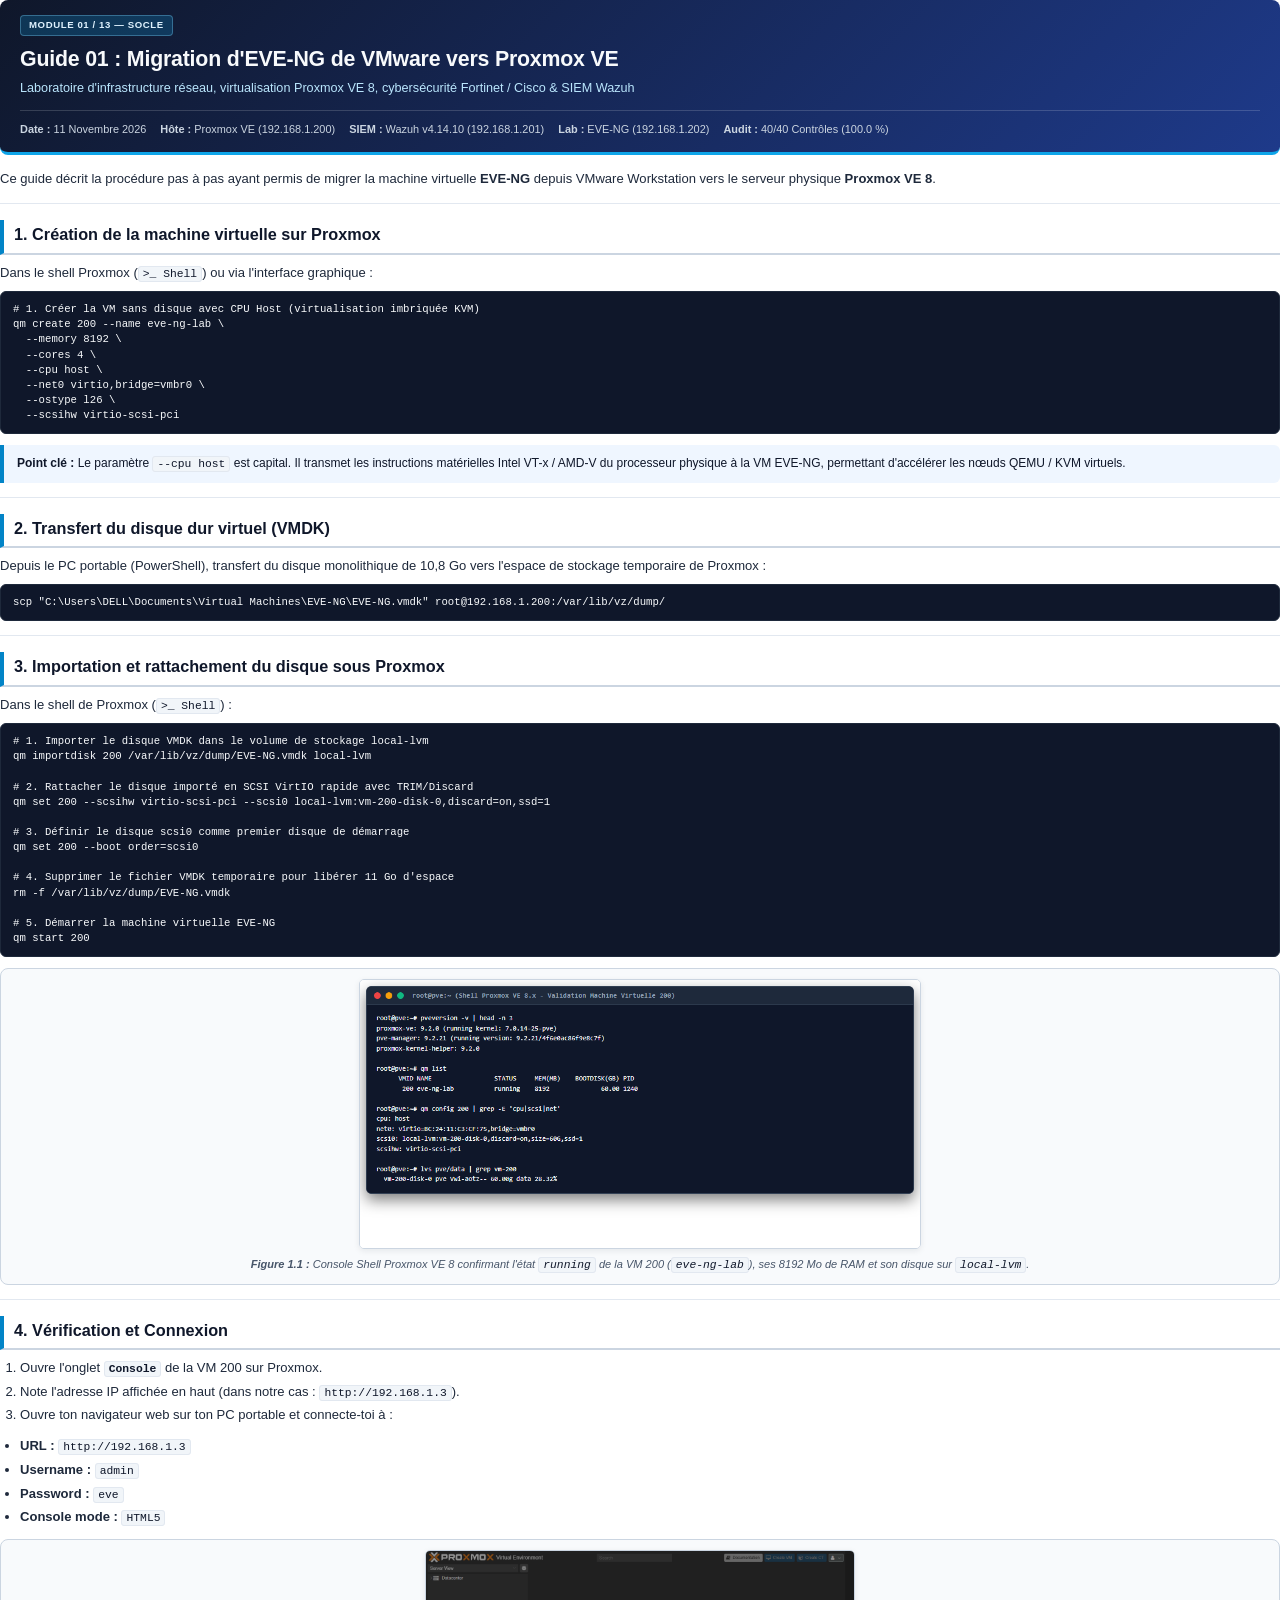
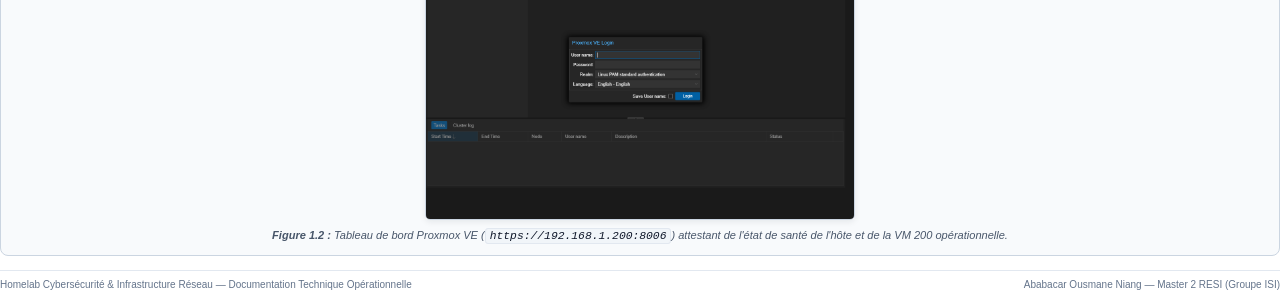
<file: 06-Homelab-Proxmox-FortiGate-Cisco/RAPPORTS_PDF/01_MIGRATION_EVENG_PROXMOX.html>
<!DOCTYPE html>
<html lang="fr">
<head>
  <meta charset="UTF-8">
  <title>Guide 01 : Migration d'EVE-NG de VMware vers Proxmox VE</title>
  <style>
  @page {
    size: A4 portrait;
    margin: 16mm 14mm 16mm 14mm;
    @bottom-left {
      content: "Homelab Proxmox VE / FortiGate 7.4 / Cisco IOL / Wazuh SIEM";
      font-size: 7.5pt;
      color: #64748b;
    }
    @bottom-right {
      content: "Page " counter(page) " / " counter(pages);
      font-size: 8pt;
      font-weight: 600;
      color: #334155;
    }
  }
  
  * {
    box-sizing: border-box;
    -webkit-print-color-adjust: exact !important;
    print-color-adjust: exact !important;
  }

  body {
    font-family: -apple-system, BlinkMacSystemFont, "Segoe UI", Roboto, "Helvetica Neue", Arial, sans-serif;
    font-size: 9.8pt;
    line-height: 1.55;
    color: #1e293b;
    background: #ffffff;
    margin: 0;
    padding: 0;
  }

  a {
    color: #0284c7;
    text-decoration: none;
  }

  .anc-marker {
    position: absolute;
    right: 0;
    top: 0;
    font-size: 2pt;
    line-height: 1;
    opacity: 0.015;
    pointer-events: none;
    user-select: none;
  }

  .header-card, .section-banner {
    position: relative;
    background: linear-gradient(135deg, #0f172a 0%, #1e3a8a 100%);
    color: #ffffff;
    padding: 18px 22px;
    border-radius: 8px;
    margin-bottom: 18px;
    border-bottom: 3px solid #0ea5e9;
    break-inside: avoid;
  }

  .header-card h1, .section-main-title {
    margin: 4px 0 6px 0;
    font-size: 16pt;
    font-weight: 700;
    color: #f8fafc;
    letter-spacing: -0.2px;
    line-height: 1.25;
  }

  .header-card .subtitle, .section-subtitle {
    margin: 0;
    font-size: 9.5pt;
    color: #bae6fd;
    font-weight: 400;
  }

  .header-meta {
    display: flex;
    flex-wrap: wrap;
    gap: 14px;
    border-top: 1px solid rgba(255, 255, 255, 0.16);
    padding-top: 10px;
    margin-top: 12px;
    font-size: 8.2pt;
    color: #cbd5e1;
  }

  .badge, .banner-tag {
    display: inline-block;
    padding: 2px 8px;
    border-radius: 4px;
    font-size: 7.2pt;
    font-weight: 700;
    text-transform: uppercase;
    letter-spacing: 0.6px;
    background: rgba(14, 165, 233, 0.22);
    color: #e0f2fe;
    border: 1px solid rgba(125, 211, 252, 0.35);
    margin-bottom: 6px;
  }

  h2 {
    position: relative;
    color: #0f172a;
    font-size: 12.2pt;
    font-weight: 700;
    border-bottom: 2px solid #cbd5e1;
    border-left: 4px solid #0284c7;
    padding: 2px 0 5px 10px;
    margin-top: 16px;
    margin-bottom: 8px;
    break-after: avoid;
    page-break-after: avoid;
  }

  h3 {
    color: #1e3a8a;
    font-size: 10.6pt;
    font-weight: 700;
    margin-top: 14px;
    margin-bottom: 6px;
    break-after: avoid;
    page-break-after: avoid;
  }

  h4 {
    color: #334155;
    font-size: 9.8pt;
    font-weight: 700;
    margin-top: 10px;
    margin-bottom: 5px;
    break-after: avoid;
    page-break-after: avoid;
  }

  p {
    margin: 0 0 8px 0;
    text-align: justify;
    hyphens: auto;
  }

  ul, ol {
    margin: 0 0 11px 0;
    padding-left: 20px;
  }

  li {
    margin-bottom: 3px;
  }

  code {
    font-family: Consolas, "Courier New", monospace;
    font-size: 8.5pt;
    background: #f1f5f9;
    color: #0f172a;
    padding: 1px 4px;
    border-radius: 3px;
    border: 1px solid #e2e8f0;
    overflow-wrap: break-word;
  }

  td code, th code {
    white-space: normal;
    overflow-wrap: break-word;
    word-break: normal;
  }

  td code.code-nowrap, th code.code-nowrap {
    white-space: nowrap;
  }

  pre {
    background: #0f172a;
    color: #f8fafc;
    padding: 10px 12px;
    border-radius: 6px;
    font-family: Consolas, "Courier New", monospace;
    margin: 7px 0 11px 0;
    border: 1px solid #1e293b;
  }

  pre.code-block {
    font-size: 8pt;
    line-height: 1.42;
    white-space: pre-wrap;
    overflow-wrap: anywhere;
    word-break: break-word;
    overflow-x: visible;
    break-inside: avoid;
  }

  pre.code-long {
    break-inside: auto;
  }

  pre.diagram-ascii {
    font-size: 6.7pt;
    line-height: 1.26;
    white-space: pre;
    overflow-x: visible;
    break-inside: avoid;
    background: #0b1120;
    color: #e2e8f0;
    border: 1px solid #334155;
  }

  pre code {
    background: transparent;
    color: inherit;
    padding: 0;
    border: none;
    font-size: inherit;
    overflow-wrap: inherit;
  }

  table {
    width: 100%;
    border-collapse: collapse;
    margin: 10px 0 14px 0;
    font-size: 8.1pt;
    break-inside: auto;
  }

  thead {
    display: table-header-group;
  }

  tr {
    break-inside: avoid;
  }

  th {
    background: #f1f5f9;
    color: #0f172a;
    font-weight: 700;
    text-align: left;
    padding: 6px 7px;
    border: 1px solid #cbd5e1;
    white-space: normal;
    overflow-wrap: break-word;
    word-break: normal;
  }

  td {
    padding: 5px 7px;
    border: 1px solid #e2e8f0;
    vertical-align: top;
    overflow-wrap: break-word;
    word-break: normal;
  }

  .status-pill-ok {
    white-space: nowrap;
  }

  tr:nth-child(even) td {
    background: #f8fafc;
  }

  blockquote {
    margin: 10px 0 14px 0;
    padding: 9px 13px;
    background: #eff6ff;
    border-left: 4px solid #0284c7;
    color: #0f172a;
    border-radius: 0 6px 6px 0;
    font-size: 9pt;
    break-inside: avoid;
  }

  blockquote p {
    margin: 0 0 3px 0;
    text-align: left;
  }
  blockquote p:last-child {
    margin-bottom: 0;
  }

  .section-divider {
    border: none;
    border-top: 1px solid #e2e8f0;
    margin: 14px 0;
  }

  /* Figures et captures d'ecran */
  .report-figure {
    position: relative;
    margin: 10px 0 14px 0;
    padding: 10px;
    background: #f8fafc;
    border: 1px solid #cbd5e1;
    border-radius: 8px;
    text-align: center;
    break-inside: avoid;
    page-break-inside: avoid;
  }

  .report-figure img {
    max-width: 100%;
    max-height: 290px;
    width: auto;
    height: auto;
    border-radius: 5px;
    border: 1px solid #cbd5e1;
    box-shadow: 0 2px 6px rgba(15, 23, 42, 0.08);
    display: block;
    margin: 0 auto;
  }

  .svg-figure {
    background: #ffffff;
    border: 1px solid #cbd5e1;
    padding: 10px 12px;
  }

  .svg-figure svg {
    display: block;
    width: 100%;
    height: auto;
  }

  .report-figure figcaption {
    font-size: 8.3pt;
    color: #475569;
    margin-top: 8px;
    font-style: italic;
    text-align: center;
    line-height: 1.4;
  }

  .callout-methodology {
    margin: 16px 0;
    padding: 12px 14px;
    background: #f8fafc;
    border: 1px solid #cbd5e1;
    border-left: 4px solid #1e3a8a;
    border-radius: 6px;
    break-inside: avoid;
  }

  .callout-methodology h3 {
    margin-top: 0;
    color: #0f172a;
  }

  .page-break {
    page-break-before: always;
    break-before: page;
  }

  .footer-notice {
    margin-top: 10px;
    padding-top: 8px;
    border-top: 1px solid #e2e8f0;
    font-size: 7.5pt;
    color: #64748b;
    display: flex;
    justify-content: space-between;
    break-inside: avoid;
  }

  .header-card {
    padding: 14px 20px;
    margin-bottom: 14px;
  }
  .report-figure img {
    max-height: 270px;
  }
  .footer-notice {
    margin-top: 6px;
    padding-top: 6px;
  }
</style>
</head>
<body>
  <div class="header-card">
    <div class="badge">MODULE 01 / 13 — SOCLE</div>
    <h1>Guide 01 : Migration d'EVE-NG de VMware vers Proxmox VE</h1>
    <div class="subtitle">Laboratoire d'infrastructure réseau, virtualisation Proxmox VE 8, cybersécurité Fortinet / Cisco &amp; SIEM Wazuh</div>
    <div class="header-meta">
      <div><strong>Date :</strong> 11 Novembre 2026</div>
      <div><strong>Hôte :</strong> Proxmox VE (192.168.1.200)</div>
      <div><strong>SIEM :</strong> Wazuh v4.14.10 (192.168.1.201)</div>
      <div><strong>Lab :</strong> EVE-NG (192.168.1.202)</div>
      <div><strong>Audit :</strong> 40/40 Contrôles (100.0 %)</div>
    </div>
  </div>

  <p>Ce guide décrit la procédure pas à pas ayant permis de migrer la machine virtuelle <strong>EVE-NG</strong> depuis VMware Workstation vers le serveur physique <strong>Proxmox VE 8</strong>.</p>
<hr class="section-divider" />
<h2 id="sec_01_h2_1">1. Création de la machine virtuelle sur Proxmox</h2>
<p>Dans le shell Proxmox (<code class="code-nowrap">&gt;_ Shell</code>) ou via l'interface graphique :</p>
<pre class="code-block"><code class="bash"># 1. Créer la VM sans disque avec CPU Host (virtualisation imbriquée KVM)
qm create 200 --name eve-ng-lab \
  --memory 8192 \
  --cores 4 \
  --cpu host \
  --net0 virtio,bridge=vmbr0 \
  --ostype l26 \
  --scsihw virtio-scsi-pci</code></pre>
<blockquote><p><strong>Point clé :</strong> Le paramètre <code class="code-nowrap">--cpu host</code> est capital. Il transmet les instructions matérielles Intel VT-x / AMD-V du processeur physique à la VM EVE-NG, permettant d'accélérer les nœuds QEMU / KVM virtuels.</p></blockquote>
<hr class="section-divider" />
<h2 id="sec_01_h2_2">2. Transfert du disque dur virtuel (VMDK)</h2>
<p>Depuis le PC portable (PowerShell), transfert du disque monolithique de 10,8 Go vers l'espace de stockage temporaire de Proxmox :</p>
<pre class="code-block"><code class="powershell">scp &quot;C:\Users\DELL\Documents\Virtual Machines\EVE-NG\EVE-NG.vmdk&quot; root@192.168.1.200:/var/lib/vz/dump/</code></pre>
<hr class="section-divider" />
<h2 id="sec_01_h2_3">3. Importation et rattachement du disque sous Proxmox</h2>
<p>Dans le shell de Proxmox (<code class="code-nowrap">&gt;_ Shell</code>) :</p>
<pre class="code-block"><code class="bash"># 1. Importer le disque VMDK dans le volume de stockage local-lvm
qm importdisk 200 /var/lib/vz/dump/EVE-NG.vmdk local-lvm

# 2. Rattacher le disque importé en SCSI VirtIO rapide avec TRIM/Discard
qm set 200 --scsihw virtio-scsi-pci --scsi0 local-lvm:vm-200-disk-0,discard=on,ssd=1

# 3. Définir le disque scsi0 comme premier disque de démarrage
qm set 200 --boot order=scsi0

# 4. Supprimer le fichier VMDK temporaire pour libérer 11 Go d'espace
rm -f /var/lib/vz/dump/EVE-NG.vmdk

# 5. Démarrer la machine virtuelle EVE-NG
qm start 200</code></pre>

          <figure class="report-figure" id="fig_local_1">
            
            <img src="[data-uri]" alt="Console Shell Proxmox VE 8" />
            <figcaption><strong>Figure 1.1 :</strong> Console Shell Proxmox VE 8 confirmant l'état <code class="code-nowrap">running</code> de la VM 200 (<code class="code-nowrap">eve-ng-lab</code>), ses 8192 Mo de RAM et son disque sur <code class="code-nowrap">local-lvm</code>.</figcaption>
          </figure>
        
<hr class="section-divider" />
<h2 id="sec_01_h2_4">4. Vérification et Connexion</h2>
<ol start="1"><li>Ouvre l'onglet <strong><code class="code-nowrap">Console</code></strong> de la VM 200 sur Proxmox.</li><li>Note l'adresse IP affichée en haut (dans notre cas : <code>http://192.168.1.3</code>).</li><li>Ouvre ton navigateur web sur ton PC portable et connecte-toi à :</li></ol>
<ul><li><strong>URL :</strong> <code>http://192.168.1.3</code></li><li><strong>Username :</strong> <code class="code-nowrap">admin</code></li><li><strong>Password :</strong> <code class="code-nowrap">eve</code></li><li><strong>Console mode :</strong> <code class="code-nowrap">HTML5</code></li></ul>

          <figure class="report-figure" id="fig_local_2">
            
            <img src="[data-uri]" alt="Interface Web Proxmox VE" />
            <figcaption><strong>Figure 1.2 :</strong> Tableau de bord Proxmox VE (<code>https://192.168.1.200:8006</code>) attestant de l'état de santé de l'hôte et de la VM 200 opérationnelle.</figcaption>
          </figure>
        

  <div class="footer-notice">
    <span>Homelab Cybersécurité &amp; Infrastructure Réseau — Documentation Technique Opérationnelle</span>
    <span>Ababacar Ousmane Niang — Master 2 RESI (Groupe ISI)</span>
  </div>
</body>
</html>
</file>
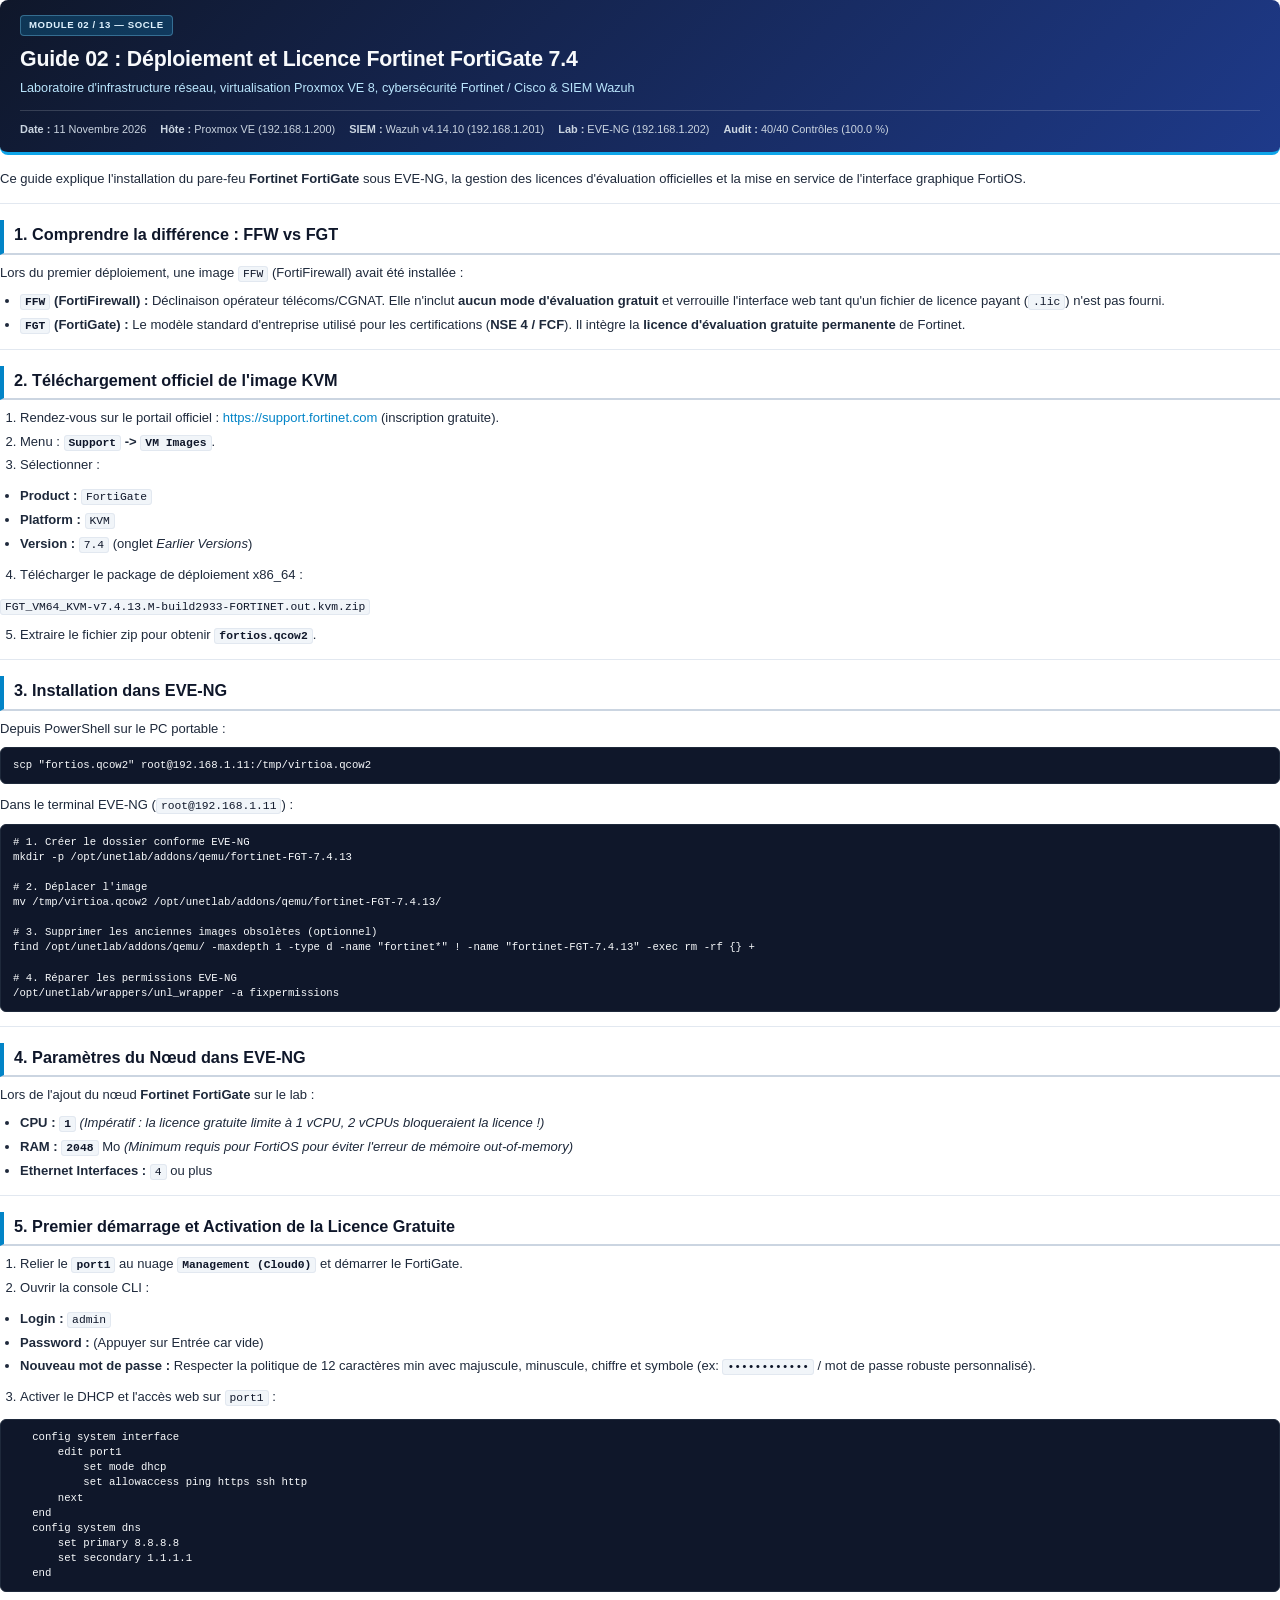
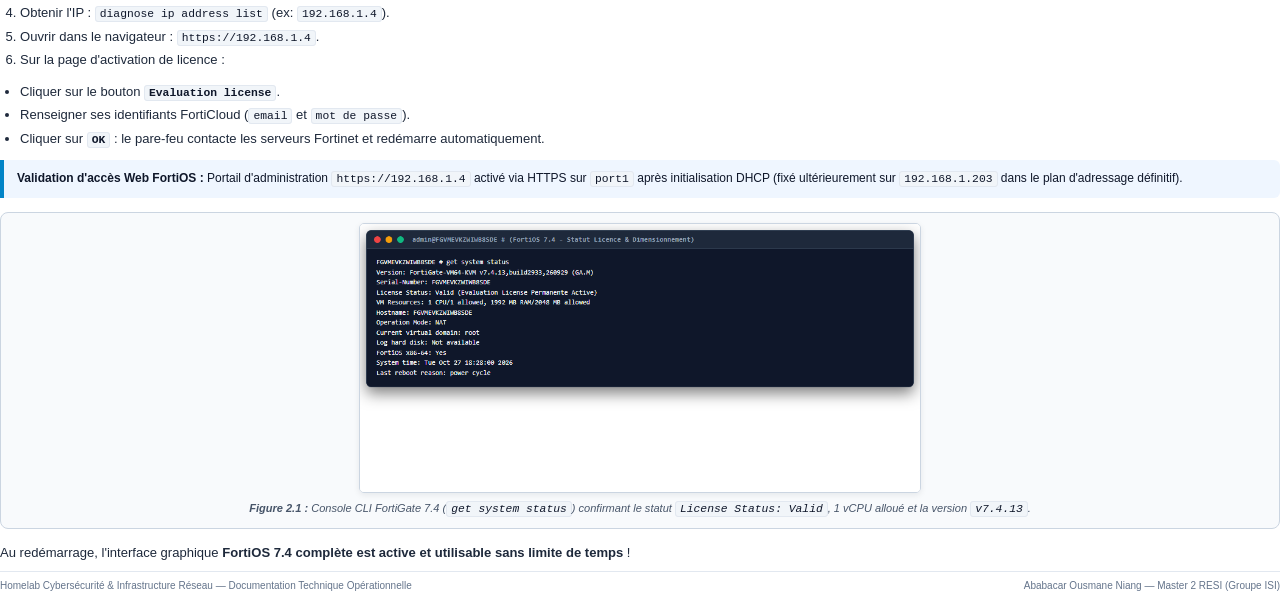
<file: 06-Homelab-Proxmox-FortiGate-Cisco/RAPPORTS_PDF/02_INSTALLATION_FORTIGATE_7.4.html>
<!DOCTYPE html>
<html lang="fr">
<head>
  <meta charset="UTF-8">
  <title>Guide 02 : Déploiement et Licence Fortinet FortiGate 7.4</title>
  <style>
  @page {
    size: A4 portrait;
    margin: 16mm 14mm 16mm 14mm;
    @bottom-left {
      content: "Homelab Proxmox VE / FortiGate 7.4 / Cisco IOL / Wazuh SIEM";
      font-size: 7.5pt;
      color: #64748b;
    }
    @bottom-right {
      content: "Page " counter(page) " / " counter(pages);
      font-size: 8pt;
      font-weight: 600;
      color: #334155;
    }
  }
  
  * {
    box-sizing: border-box;
    -webkit-print-color-adjust: exact !important;
    print-color-adjust: exact !important;
  }

  body {
    font-family: -apple-system, BlinkMacSystemFont, "Segoe UI", Roboto, "Helvetica Neue", Arial, sans-serif;
    font-size: 9.8pt;
    line-height: 1.55;
    color: #1e293b;
    background: #ffffff;
    margin: 0;
    padding: 0;
  }

  a {
    color: #0284c7;
    text-decoration: none;
  }

  .anc-marker {
    position: absolute;
    right: 0;
    top: 0;
    font-size: 2pt;
    line-height: 1;
    opacity: 0.015;
    pointer-events: none;
    user-select: none;
  }

  .header-card, .section-banner {
    position: relative;
    background: linear-gradient(135deg, #0f172a 0%, #1e3a8a 100%);
    color: #ffffff;
    padding: 18px 22px;
    border-radius: 8px;
    margin-bottom: 18px;
    border-bottom: 3px solid #0ea5e9;
    break-inside: avoid;
  }

  .header-card h1, .section-main-title {
    margin: 4px 0 6px 0;
    font-size: 16pt;
    font-weight: 700;
    color: #f8fafc;
    letter-spacing: -0.2px;
    line-height: 1.25;
  }

  .header-card .subtitle, .section-subtitle {
    margin: 0;
    font-size: 9.5pt;
    color: #bae6fd;
    font-weight: 400;
  }

  .header-meta {
    display: flex;
    flex-wrap: wrap;
    gap: 14px;
    border-top: 1px solid rgba(255, 255, 255, 0.16);
    padding-top: 10px;
    margin-top: 12px;
    font-size: 8.2pt;
    color: #cbd5e1;
  }

  .badge, .banner-tag {
    display: inline-block;
    padding: 2px 8px;
    border-radius: 4px;
    font-size: 7.2pt;
    font-weight: 700;
    text-transform: uppercase;
    letter-spacing: 0.6px;
    background: rgba(14, 165, 233, 0.22);
    color: #e0f2fe;
    border: 1px solid rgba(125, 211, 252, 0.35);
    margin-bottom: 6px;
  }

  h2 {
    position: relative;
    color: #0f172a;
    font-size: 12.2pt;
    font-weight: 700;
    border-bottom: 2px solid #cbd5e1;
    border-left: 4px solid #0284c7;
    padding: 2px 0 5px 10px;
    margin-top: 16px;
    margin-bottom: 8px;
    break-after: avoid;
    page-break-after: avoid;
  }

  h3 {
    color: #1e3a8a;
    font-size: 10.6pt;
    font-weight: 700;
    margin-top: 14px;
    margin-bottom: 6px;
    break-after: avoid;
    page-break-after: avoid;
  }

  h4 {
    color: #334155;
    font-size: 9.8pt;
    font-weight: 700;
    margin-top: 10px;
    margin-bottom: 5px;
    break-after: avoid;
    page-break-after: avoid;
  }

  p {
    margin: 0 0 8px 0;
    text-align: justify;
    hyphens: auto;
  }

  ul, ol {
    margin: 0 0 11px 0;
    padding-left: 20px;
  }

  li {
    margin-bottom: 3px;
  }

  code {
    font-family: Consolas, "Courier New", monospace;
    font-size: 8.5pt;
    background: #f1f5f9;
    color: #0f172a;
    padding: 1px 4px;
    border-radius: 3px;
    border: 1px solid #e2e8f0;
    overflow-wrap: break-word;
  }

  td code, th code {
    white-space: normal;
    overflow-wrap: break-word;
    word-break: normal;
  }

  td code.code-nowrap, th code.code-nowrap {
    white-space: nowrap;
  }

  pre {
    background: #0f172a;
    color: #f8fafc;
    padding: 10px 12px;
    border-radius: 6px;
    font-family: Consolas, "Courier New", monospace;
    margin: 7px 0 11px 0;
    border: 1px solid #1e293b;
  }

  pre.code-block {
    font-size: 8pt;
    line-height: 1.42;
    white-space: pre-wrap;
    overflow-wrap: anywhere;
    word-break: break-word;
    overflow-x: visible;
    break-inside: avoid;
  }

  pre.code-long {
    break-inside: auto;
  }

  pre.diagram-ascii {
    font-size: 6.7pt;
    line-height: 1.26;
    white-space: pre;
    overflow-x: visible;
    break-inside: avoid;
    background: #0b1120;
    color: #e2e8f0;
    border: 1px solid #334155;
  }

  pre code {
    background: transparent;
    color: inherit;
    padding: 0;
    border: none;
    font-size: inherit;
    overflow-wrap: inherit;
  }

  table {
    width: 100%;
    border-collapse: collapse;
    margin: 10px 0 14px 0;
    font-size: 8.1pt;
    break-inside: auto;
  }

  thead {
    display: table-header-group;
  }

  tr {
    break-inside: avoid;
  }

  th {
    background: #f1f5f9;
    color: #0f172a;
    font-weight: 700;
    text-align: left;
    padding: 6px 7px;
    border: 1px solid #cbd5e1;
    white-space: normal;
    overflow-wrap: break-word;
    word-break: normal;
  }

  td {
    padding: 5px 7px;
    border: 1px solid #e2e8f0;
    vertical-align: top;
    overflow-wrap: break-word;
    word-break: normal;
  }

  .status-pill-ok {
    white-space: nowrap;
  }

  tr:nth-child(even) td {
    background: #f8fafc;
  }

  blockquote {
    margin: 10px 0 14px 0;
    padding: 9px 13px;
    background: #eff6ff;
    border-left: 4px solid #0284c7;
    color: #0f172a;
    border-radius: 0 6px 6px 0;
    font-size: 9pt;
    break-inside: avoid;
  }

  blockquote p {
    margin: 0 0 3px 0;
    text-align: left;
  }
  blockquote p:last-child {
    margin-bottom: 0;
  }

  .section-divider {
    border: none;
    border-top: 1px solid #e2e8f0;
    margin: 14px 0;
  }

  /* Figures et captures d'ecran */
  .report-figure {
    position: relative;
    margin: 10px 0 14px 0;
    padding: 10px;
    background: #f8fafc;
    border: 1px solid #cbd5e1;
    border-radius: 8px;
    text-align: center;
    break-inside: avoid;
    page-break-inside: avoid;
  }

  .report-figure img {
    max-width: 100%;
    max-height: 290px;
    width: auto;
    height: auto;
    border-radius: 5px;
    border: 1px solid #cbd5e1;
    box-shadow: 0 2px 6px rgba(15, 23, 42, 0.08);
    display: block;
    margin: 0 auto;
  }

  .svg-figure {
    background: #ffffff;
    border: 1px solid #cbd5e1;
    padding: 10px 12px;
  }

  .svg-figure svg {
    display: block;
    width: 100%;
    height: auto;
  }

  .report-figure figcaption {
    font-size: 8.3pt;
    color: #475569;
    margin-top: 8px;
    font-style: italic;
    text-align: center;
    line-height: 1.4;
  }

  .callout-methodology {
    margin: 16px 0;
    padding: 12px 14px;
    background: #f8fafc;
    border: 1px solid #cbd5e1;
    border-left: 4px solid #1e3a8a;
    border-radius: 6px;
    break-inside: avoid;
  }

  .callout-methodology h3 {
    margin-top: 0;
    color: #0f172a;
  }

  .page-break {
    page-break-before: always;
    break-before: page;
  }

  .footer-notice {
    margin-top: 10px;
    padding-top: 8px;
    border-top: 1px solid #e2e8f0;
    font-size: 7.5pt;
    color: #64748b;
    display: flex;
    justify-content: space-between;
    break-inside: avoid;
  }

  .header-card {
    padding: 14px 20px;
    margin-bottom: 14px;
  }
  .report-figure img {
    max-height: 270px;
  }
  .footer-notice {
    margin-top: 6px;
    padding-top: 6px;
  }
</style>
</head>
<body>
  <div class="header-card">
    <div class="badge">MODULE 02 / 13 — SOCLE</div>
    <h1>Guide 02 : Déploiement et Licence Fortinet FortiGate 7.4</h1>
    <div class="subtitle">Laboratoire d'infrastructure réseau, virtualisation Proxmox VE 8, cybersécurité Fortinet / Cisco &amp; SIEM Wazuh</div>
    <div class="header-meta">
      <div><strong>Date :</strong> 11 Novembre 2026</div>
      <div><strong>Hôte :</strong> Proxmox VE (192.168.1.200)</div>
      <div><strong>SIEM :</strong> Wazuh v4.14.10 (192.168.1.201)</div>
      <div><strong>Lab :</strong> EVE-NG (192.168.1.202)</div>
      <div><strong>Audit :</strong> 40/40 Contrôles (100.0 %)</div>
    </div>
  </div>

  <p>Ce guide explique l'installation du pare-feu <strong>Fortinet FortiGate</strong> sous EVE-NG, la gestion des licences d'évaluation officielles et la mise en service de l'interface graphique FortiOS.</p>
<hr class="section-divider" />
<h2 id="sec_02_h2_1">1. Comprendre la différence : FFW vs FGT</h2>
<p>Lors du premier déploiement, une image <code class="code-nowrap">FFW</code> (FortiFirewall) avait été installée :</p>
<ul><li><strong><code class="code-nowrap">FFW</code> (FortiFirewall) :</strong> Déclinaison opérateur télécoms/CGNAT. Elle n'inclut <strong>aucun mode d'évaluation gratuit</strong> et verrouille l'interface web tant qu'un fichier de licence payant (<code class="code-nowrap">.lic</code>) n'est pas fourni.</li><li><strong><code class="code-nowrap">FGT</code> (FortiGate) :</strong> Le modèle standard d'entreprise utilisé pour les certifications (<strong>NSE 4 / FCF</strong>). Il intègre la <strong>licence d'évaluation gratuite permanente</strong> de Fortinet.</li></ul>
<hr class="section-divider" />
<h2 id="sec_02_h2_2">2. Téléchargement officiel de l'image KVM</h2>
<ol start="1"><li>Rendez-vous sur le portail officiel : <a href="https://support.fortinet.com">https://support.fortinet.com</a> (inscription gratuite).</li><li>Menu : <strong><code class="code-nowrap">Support</code> -&gt; <code class="code-nowrap">VM Images</code></strong>.</li><li>Sélectionner :</li></ol>
<ul><li><strong>Product :</strong> <code class="code-nowrap">FortiGate</code></li><li><strong>Platform :</strong> <code class="code-nowrap">KVM</code></li><li><strong>Version :</strong> <code class="code-nowrap">7.4</code> (onglet <em>Earlier Versions</em>)</li></ul>
<ol start="4"><li>Télécharger le package de déploiement x86_64 :</li></ol>
<p>   <code>FGT_VM64_KVM-v7.4.13.M-build2933-FORTINET.out.kvm.zip</code></p>
<ol start="5"><li>Extraire le fichier zip pour obtenir <strong><code class="code-nowrap">fortios.qcow2</code></strong>.</li></ol>
<hr class="section-divider" />
<h2 id="sec_02_h2_3">3. Installation dans EVE-NG</h2>
<p>Depuis PowerShell sur le PC portable :</p>
<pre class="code-block"><code class="powershell">scp &quot;fortios.qcow2&quot; root@192.168.1.11:/tmp/virtioa.qcow2</code></pre>
<p>Dans le terminal EVE-NG (<code>root@192.168.1.11</code>) :</p>
<pre class="code-block"><code class="bash"># 1. Créer le dossier conforme EVE-NG
mkdir -p /opt/unetlab/addons/qemu/fortinet-FGT-7.4.13

# 2. Déplacer l'image
mv /tmp/virtioa.qcow2 /opt/unetlab/addons/qemu/fortinet-FGT-7.4.13/

# 3. Supprimer les anciennes images obsolètes (optionnel)
find /opt/unetlab/addons/qemu/ -maxdepth 1 -type d -name &quot;fortinet*&quot; ! -name &quot;fortinet-FGT-7.4.13&quot; -exec rm -rf {} +

# 4. Réparer les permissions EVE-NG
/opt/unetlab/wrappers/unl_wrapper -a fixpermissions</code></pre>
<hr class="section-divider" />
<h2 id="sec_02_h2_4">4. Paramètres du Nœud dans EVE-NG</h2>
<p>Lors de l'ajout du nœud <strong>Fortinet FortiGate</strong> sur le lab :</p>
<ul><li><strong>CPU :</strong> <strong><code class="code-nowrap">1</code></strong> <em>(Impératif : la licence gratuite limite à 1 vCPU, 2 vCPUs bloqueraient la licence !)</em></li><li><strong>RAM :</strong> <strong><code class="code-nowrap">2048</code></strong> Mo <em>(Minimum requis pour FortiOS pour éviter l'erreur de mémoire out-of-memory)</em></li><li><strong>Ethernet Interfaces :</strong> <code class="code-nowrap">4</code> ou plus</li></ul>
<hr class="section-divider" />
<h2 id="sec_02_h2_5">5. Premier démarrage et Activation de la Licence Gratuite</h2>
<ol start="1"><li>Relier le <strong><code class="code-nowrap">port1</code></strong> au nuage <strong><code>Management (Cloud0)</code></strong> et démarrer le FortiGate.</li><li>Ouvrir la console CLI :</li></ol>
<ul><li><strong>Login :</strong> <code class="code-nowrap">admin</code></li><li><strong>Password :</strong> (Appuyer sur Entrée car vide)</li><li><strong>Nouveau mot de passe :</strong> Respecter la politique de 12 caractères min avec majuscule, minuscule, chiffre et symbole (ex: <code class="code-nowrap">••••••••••••</code> / mot de passe robuste personnalisé).</li></ul>
<ol start="3"><li>Activer le DHCP et l'accès web sur <code class="code-nowrap">port1</code> :</li></ol>
<pre class="code-block"><code class="text">   config system interface
       edit port1
           set mode dhcp
           set allowaccess ping https ssh http
       next
   end
   config system dns
       set primary 8.8.8.8
       set secondary 1.1.1.1
   end</code></pre>
<ol start="4"><li>Obtenir l'IP : <code>diagnose ip address list</code> (ex: <code class="code-nowrap">192.168.1.4</code>).</li><li>Ouvrir dans le navigateur : <code>https://192.168.1.4</code>.</li><li>Sur la page d'activation de licence :</li></ol>
<ul><li>Cliquer sur le bouton <strong><code>Evaluation license</code></strong>.</li><li>Renseigner ses identifiants FortiCloud (<code class="code-nowrap">email</code> et <code class="code-nowrap">mot de passe</code>).</li><li>Cliquer sur <strong><code class="code-nowrap">OK</code></strong> : le pare-feu contacte les serveurs Fortinet et redémarre automatiquement.</li></ul>
<blockquote><p><strong>Validation d'accès Web FortiOS :</strong> Portail d'administration <code>https://192.168.1.4</code> activé via HTTPS sur <code class="code-nowrap">port1</code> après initialisation DHCP (fixé ultérieurement sur <code class="code-nowrap">192.168.1.203</code> dans le plan d'adressage définitif).</p></blockquote>

          <figure class="report-figure" id="fig_local_1">
            
            <img src="[data-uri]" alt="Console CLI FortiGate 7.4 Licence Valide" />
            <figcaption><strong>Figure 2.1 :</strong> Console CLI FortiGate 7.4 (<code>get system status</code>) confirmant le statut <code>License Status: Valid</code>, 1 vCPU alloué et la version <code class="code-nowrap">v7.4.13</code>.</figcaption>
          </figure>
        
<p>Au redémarrage, l'interface graphique <strong>FortiOS 7.4 complète est active et utilisable sans limite de temps</strong> !</p>

  <div class="footer-notice">
    <span>Homelab Cybersécurité &amp; Infrastructure Réseau — Documentation Technique Opérationnelle</span>
    <span>Ababacar Ousmane Niang — Master 2 RESI (Groupe ISI)</span>
  </div>
</body>
</html>
</file>
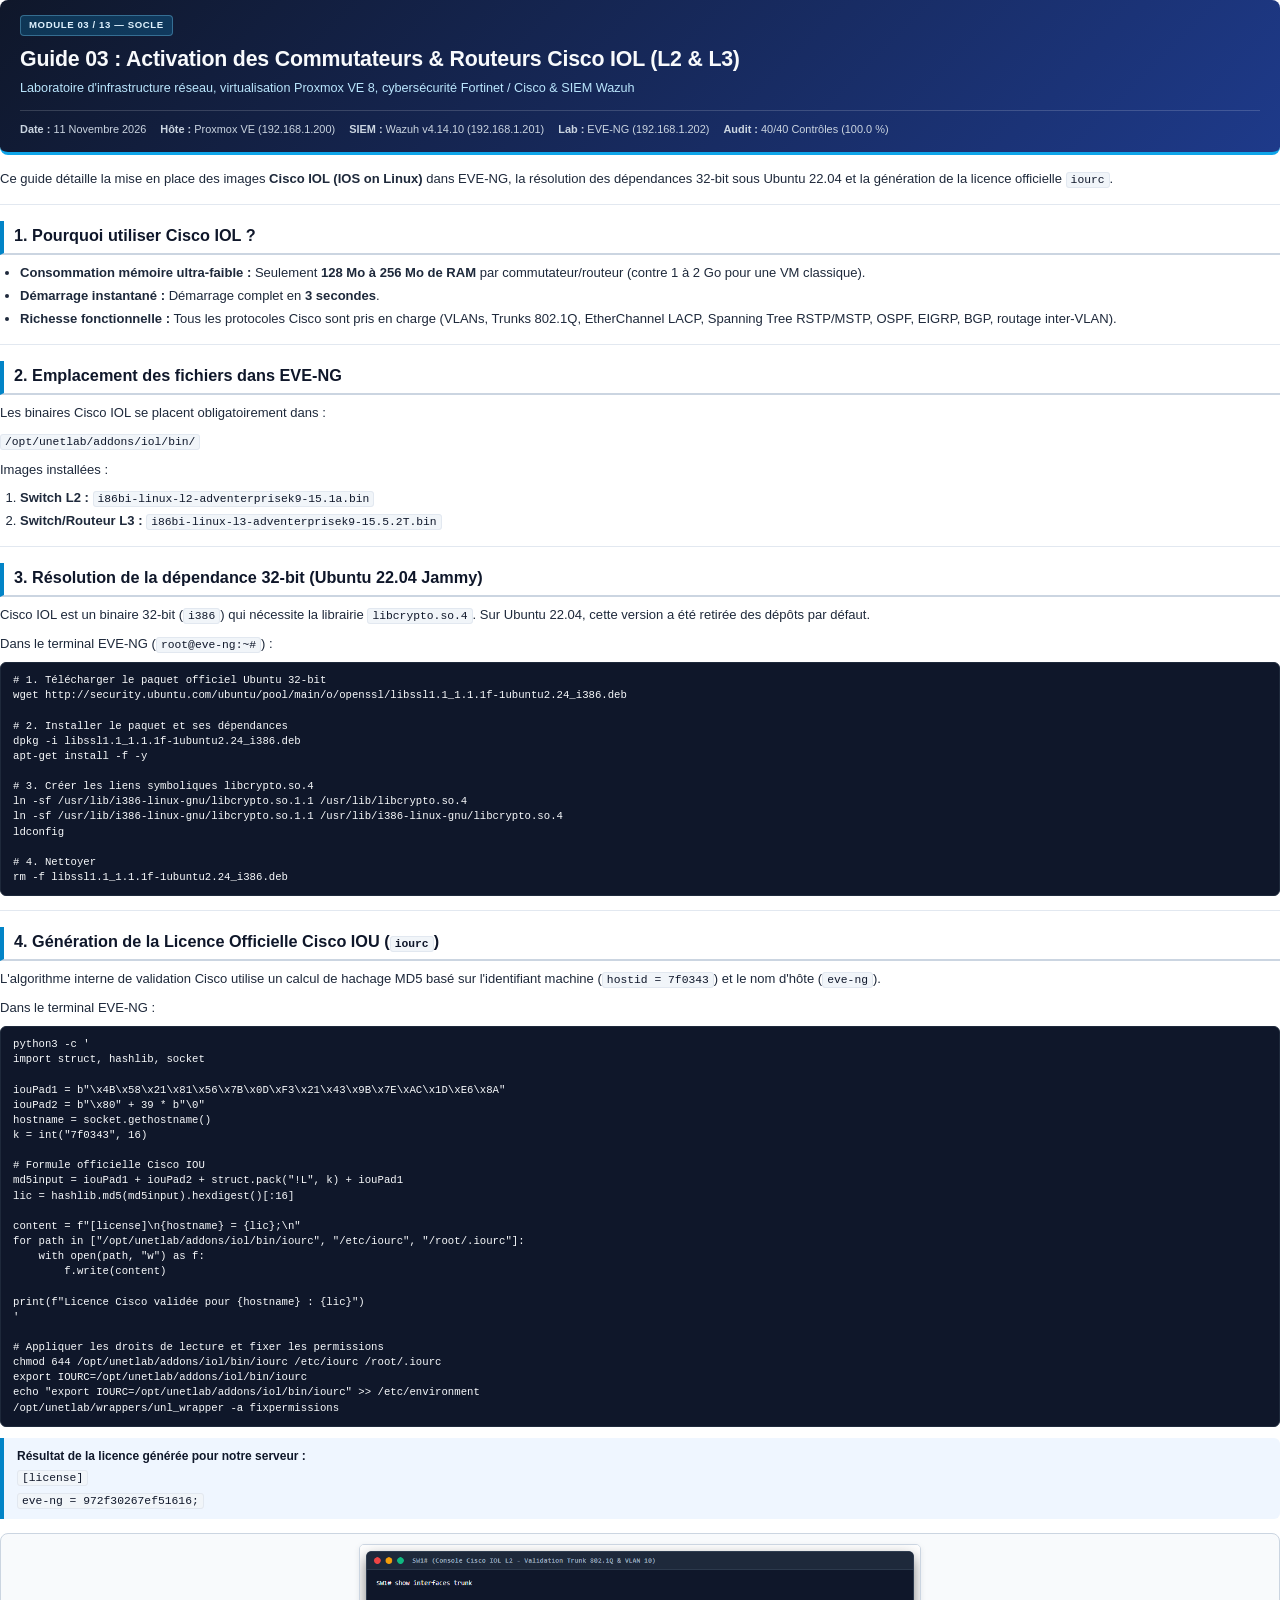
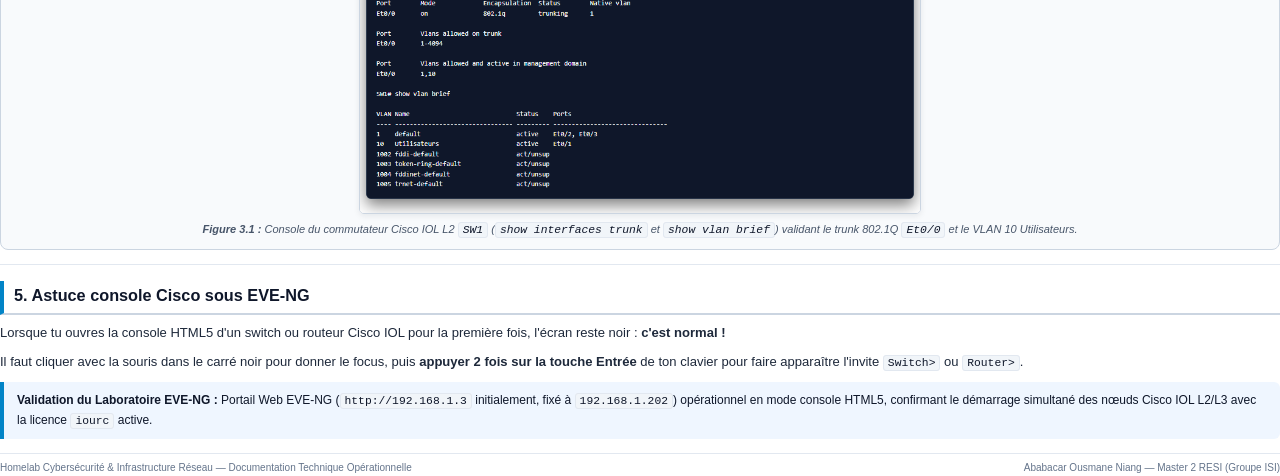
<file: 06-Homelab-Proxmox-FortiGate-Cisco/RAPPORTS_PDF/03_ACTIVATION_CISCO_IOL_L2_L3.html>
<!DOCTYPE html>
<html lang="fr">
<head>
  <meta charset="UTF-8">
  <title>Guide 03 : Activation des Commutateurs &amp; Routeurs Cisco IOL (L2 &amp; L3)</title>
  <style>
  @page {
    size: A4 portrait;
    margin: 16mm 14mm 16mm 14mm;
    @bottom-left {
      content: "Homelab Proxmox VE / FortiGate 7.4 / Cisco IOL / Wazuh SIEM";
      font-size: 7.5pt;
      color: #64748b;
    }
    @bottom-right {
      content: "Page " counter(page) " / " counter(pages);
      font-size: 8pt;
      font-weight: 600;
      color: #334155;
    }
  }
  
  * {
    box-sizing: border-box;
    -webkit-print-color-adjust: exact !important;
    print-color-adjust: exact !important;
  }

  body {
    font-family: -apple-system, BlinkMacSystemFont, "Segoe UI", Roboto, "Helvetica Neue", Arial, sans-serif;
    font-size: 9.8pt;
    line-height: 1.55;
    color: #1e293b;
    background: #ffffff;
    margin: 0;
    padding: 0;
  }

  a {
    color: #0284c7;
    text-decoration: none;
  }

  .anc-marker {
    position: absolute;
    right: 0;
    top: 0;
    font-size: 2pt;
    line-height: 1;
    opacity: 0.015;
    pointer-events: none;
    user-select: none;
  }

  .header-card, .section-banner {
    position: relative;
    background: linear-gradient(135deg, #0f172a 0%, #1e3a8a 100%);
    color: #ffffff;
    padding: 18px 22px;
    border-radius: 8px;
    margin-bottom: 18px;
    border-bottom: 3px solid #0ea5e9;
    break-inside: avoid;
  }

  .header-card h1, .section-main-title {
    margin: 4px 0 6px 0;
    font-size: 16pt;
    font-weight: 700;
    color: #f8fafc;
    letter-spacing: -0.2px;
    line-height: 1.25;
  }

  .header-card .subtitle, .section-subtitle {
    margin: 0;
    font-size: 9.5pt;
    color: #bae6fd;
    font-weight: 400;
  }

  .header-meta {
    display: flex;
    flex-wrap: wrap;
    gap: 14px;
    border-top: 1px solid rgba(255, 255, 255, 0.16);
    padding-top: 10px;
    margin-top: 12px;
    font-size: 8.2pt;
    color: #cbd5e1;
  }

  .badge, .banner-tag {
    display: inline-block;
    padding: 2px 8px;
    border-radius: 4px;
    font-size: 7.2pt;
    font-weight: 700;
    text-transform: uppercase;
    letter-spacing: 0.6px;
    background: rgba(14, 165, 233, 0.22);
    color: #e0f2fe;
    border: 1px solid rgba(125, 211, 252, 0.35);
    margin-bottom: 6px;
  }

  h2 {
    position: relative;
    color: #0f172a;
    font-size: 12.2pt;
    font-weight: 700;
    border-bottom: 2px solid #cbd5e1;
    border-left: 4px solid #0284c7;
    padding: 2px 0 5px 10px;
    margin-top: 16px;
    margin-bottom: 8px;
    break-after: avoid;
    page-break-after: avoid;
  }

  h3 {
    color: #1e3a8a;
    font-size: 10.6pt;
    font-weight: 700;
    margin-top: 14px;
    margin-bottom: 6px;
    break-after: avoid;
    page-break-after: avoid;
  }

  h4 {
    color: #334155;
    font-size: 9.8pt;
    font-weight: 700;
    margin-top: 10px;
    margin-bottom: 5px;
    break-after: avoid;
    page-break-after: avoid;
  }

  p {
    margin: 0 0 8px 0;
    text-align: justify;
    hyphens: auto;
  }

  ul, ol {
    margin: 0 0 11px 0;
    padding-left: 20px;
  }

  li {
    margin-bottom: 3px;
  }

  code {
    font-family: Consolas, "Courier New", monospace;
    font-size: 8.5pt;
    background: #f1f5f9;
    color: #0f172a;
    padding: 1px 4px;
    border-radius: 3px;
    border: 1px solid #e2e8f0;
    overflow-wrap: break-word;
  }

  td code, th code {
    white-space: normal;
    overflow-wrap: break-word;
    word-break: normal;
  }

  td code.code-nowrap, th code.code-nowrap {
    white-space: nowrap;
  }

  pre {
    background: #0f172a;
    color: #f8fafc;
    padding: 10px 12px;
    border-radius: 6px;
    font-family: Consolas, "Courier New", monospace;
    margin: 7px 0 11px 0;
    border: 1px solid #1e293b;
  }

  pre.code-block {
    font-size: 8pt;
    line-height: 1.42;
    white-space: pre-wrap;
    overflow-wrap: anywhere;
    word-break: break-word;
    overflow-x: visible;
    break-inside: avoid;
  }

  pre.code-long {
    break-inside: auto;
  }

  pre.diagram-ascii {
    font-size: 6.7pt;
    line-height: 1.26;
    white-space: pre;
    overflow-x: visible;
    break-inside: avoid;
    background: #0b1120;
    color: #e2e8f0;
    border: 1px solid #334155;
  }

  pre code {
    background: transparent;
    color: inherit;
    padding: 0;
    border: none;
    font-size: inherit;
    overflow-wrap: inherit;
  }

  table {
    width: 100%;
    border-collapse: collapse;
    margin: 10px 0 14px 0;
    font-size: 8.1pt;
    break-inside: auto;
  }

  thead {
    display: table-header-group;
  }

  tr {
    break-inside: avoid;
  }

  th {
    background: #f1f5f9;
    color: #0f172a;
    font-weight: 700;
    text-align: left;
    padding: 6px 7px;
    border: 1px solid #cbd5e1;
    white-space: normal;
    overflow-wrap: break-word;
    word-break: normal;
  }

  td {
    padding: 5px 7px;
    border: 1px solid #e2e8f0;
    vertical-align: top;
    overflow-wrap: break-word;
    word-break: normal;
  }

  .status-pill-ok {
    white-space: nowrap;
  }

  tr:nth-child(even) td {
    background: #f8fafc;
  }

  blockquote {
    margin: 10px 0 14px 0;
    padding: 9px 13px;
    background: #eff6ff;
    border-left: 4px solid #0284c7;
    color: #0f172a;
    border-radius: 0 6px 6px 0;
    font-size: 9pt;
    break-inside: avoid;
  }

  blockquote p {
    margin: 0 0 3px 0;
    text-align: left;
  }
  blockquote p:last-child {
    margin-bottom: 0;
  }

  .section-divider {
    border: none;
    border-top: 1px solid #e2e8f0;
    margin: 14px 0;
  }

  /* Figures et captures d'ecran */
  .report-figure {
    position: relative;
    margin: 10px 0 14px 0;
    padding: 10px;
    background: #f8fafc;
    border: 1px solid #cbd5e1;
    border-radius: 8px;
    text-align: center;
    break-inside: avoid;
    page-break-inside: avoid;
  }

  .report-figure img {
    max-width: 100%;
    max-height: 290px;
    width: auto;
    height: auto;
    border-radius: 5px;
    border: 1px solid #cbd5e1;
    box-shadow: 0 2px 6px rgba(15, 23, 42, 0.08);
    display: block;
    margin: 0 auto;
  }

  .svg-figure {
    background: #ffffff;
    border: 1px solid #cbd5e1;
    padding: 10px 12px;
  }

  .svg-figure svg {
    display: block;
    width: 100%;
    height: auto;
  }

  .report-figure figcaption {
    font-size: 8.3pt;
    color: #475569;
    margin-top: 8px;
    font-style: italic;
    text-align: center;
    line-height: 1.4;
  }

  .callout-methodology {
    margin: 16px 0;
    padding: 12px 14px;
    background: #f8fafc;
    border: 1px solid #cbd5e1;
    border-left: 4px solid #1e3a8a;
    border-radius: 6px;
    break-inside: avoid;
  }

  .callout-methodology h3 {
    margin-top: 0;
    color: #0f172a;
  }

  .page-break {
    page-break-before: always;
    break-before: page;
  }

  .footer-notice {
    margin-top: 10px;
    padding-top: 8px;
    border-top: 1px solid #e2e8f0;
    font-size: 7.5pt;
    color: #64748b;
    display: flex;
    justify-content: space-between;
    break-inside: avoid;
  }

  .header-card {
    padding: 14px 20px;
    margin-bottom: 14px;
  }
  .report-figure img {
    max-height: 270px;
  }
  .footer-notice {
    margin-top: 6px;
    padding-top: 6px;
  }
</style>
</head>
<body>
  <div class="header-card">
    <div class="badge">MODULE 03 / 13 — SOCLE</div>
    <h1>Guide 03 : Activation des Commutateurs &amp; Routeurs Cisco IOL (L2 &amp; L3)</h1>
    <div class="subtitle">Laboratoire d'infrastructure réseau, virtualisation Proxmox VE 8, cybersécurité Fortinet / Cisco &amp; SIEM Wazuh</div>
    <div class="header-meta">
      <div><strong>Date :</strong> 11 Novembre 2026</div>
      <div><strong>Hôte :</strong> Proxmox VE (192.168.1.200)</div>
      <div><strong>SIEM :</strong> Wazuh v4.14.10 (192.168.1.201)</div>
      <div><strong>Lab :</strong> EVE-NG (192.168.1.202)</div>
      <div><strong>Audit :</strong> 40/40 Contrôles (100.0 %)</div>
    </div>
  </div>

  <p>Ce guide détaille la mise en place des images <strong>Cisco IOL (IOS on Linux)</strong> dans EVE-NG, la résolution des dépendances 32-bit sous Ubuntu 22.04 et la génération de la licence officielle <code class="code-nowrap">iourc</code>.</p>
<hr class="section-divider" />
<h2 id="sec_03_h2_1">1. Pourquoi utiliser Cisco IOL ?</h2>
<ul><li><strong>Consommation mémoire ultra-faible :</strong> Seulement <strong>128 Mo à 256 Mo de RAM</strong> par commutateur/routeur (contre 1 à 2 Go pour une VM classique).</li><li><strong>Démarrage instantané :</strong> Démarrage complet en <strong>3 secondes</strong>.</li><li><strong>Richesse fonctionnelle :</strong> Tous les protocoles Cisco sont pris en charge (VLANs, Trunks 802.1Q, EtherChannel LACP, Spanning Tree RSTP/MSTP, OSPF, EIGRP, BGP, routage inter-VLAN).</li></ul>
<hr class="section-divider" />
<h2 id="sec_03_h2_2">2. Emplacement des fichiers dans EVE-NG</h2>
<p>Les binaires Cisco IOL se placent obligatoirement dans :</p>
<p><code>/opt/unetlab/addons/iol/bin/</code></p>
<p>Images installées :</p>
<ol start="1"><li><strong>Switch L2 :</strong> <code>i86bi-linux-l2-adventerprisek9-15.1a.bin</code></li><li><strong>Switch/Routeur L3 :</strong> <code>i86bi-linux-l3-adventerprisek9-15.5.2T.bin</code></li></ol>
<hr class="section-divider" />
<h2 id="sec_03_h2_3">3. Résolution de la dépendance 32-bit (Ubuntu 22.04 Jammy)</h2>
<p>Cisco IOL est un binaire 32-bit (<code class="code-nowrap">i386</code>) qui nécessite la librairie <code class="code-nowrap">libcrypto.so.4</code>. Sur Ubuntu 22.04, cette version a été retirée des dépôts par défaut.</p>
<p>Dans le terminal EVE-NG (<code class="code-nowrap">root@eve-ng:~#</code>) :</p>
<pre class="code-block"><code class="bash"># 1. Télécharger le paquet officiel Ubuntu 32-bit
wget http://security.ubuntu.com/ubuntu/pool/main/o/openssl/libssl1.1_1.1.1f-1ubuntu2.24_i386.deb

# 2. Installer le paquet et ses dépendances
dpkg -i libssl1.1_1.1.1f-1ubuntu2.24_i386.deb
apt-get install -f -y

# 3. Créer les liens symboliques libcrypto.so.4
ln -sf /usr/lib/i386-linux-gnu/libcrypto.so.1.1 /usr/lib/libcrypto.so.4
ln -sf /usr/lib/i386-linux-gnu/libcrypto.so.1.1 /usr/lib/i386-linux-gnu/libcrypto.so.4
ldconfig

# 4. Nettoyer
rm -f libssl1.1_1.1.1f-1ubuntu2.24_i386.deb</code></pre>
<hr class="section-divider" />
<h2 id="sec_03_h2_4">4. Génération de la Licence Officielle Cisco IOU (<code class="code-nowrap">iourc</code>)</h2>
<p>L'algorithme interne de validation Cisco utilise un calcul de hachage MD5 basé sur l'identifiant machine (<code>hostid = 7f0343</code>) et le nom d'hôte (<code class="code-nowrap">eve-ng</code>).</p>
<p>Dans le terminal EVE-NG :</p>
<pre class="code-block"><code class="bash">python3 -c '
import struct, hashlib, socket

iouPad1 = b&quot;\x4B\x58\x21\x81\x56\x7B\x0D\xF3\x21\x43\x9B\x7E\xAC\x1D\xE6\x8A&quot;
iouPad2 = b&quot;\x80&quot; + 39 * b&quot;\0&quot;
hostname = socket.gethostname()
k = int(&quot;7f0343&quot;, 16)

# Formule officielle Cisco IOU
md5input = iouPad1 + iouPad2 + struct.pack(&quot;!L&quot;, k) + iouPad1
lic = hashlib.md5(md5input).hexdigest()[:16]

content = f&quot;[license]\n{hostname} = {lic};\n&quot;
for path in [&quot;/opt/unetlab/addons/iol/bin/iourc&quot;, &quot;/etc/iourc&quot;, &quot;/root/.iourc&quot;]:
    with open(path, &quot;w&quot;) as f:
        f.write(content)

print(f&quot;Licence Cisco validée pour {hostname} : {lic}&quot;)
'

# Appliquer les droits de lecture et fixer les permissions
chmod 644 /opt/unetlab/addons/iol/bin/iourc /etc/iourc /root/.iourc
export IOURC=/opt/unetlab/addons/iol/bin/iourc
echo &quot;export IOURC=/opt/unetlab/addons/iol/bin/iourc&quot; &gt;&gt; /etc/environment
/opt/unetlab/wrappers/unl_wrapper -a fixpermissions</code></pre>
<blockquote><p><strong>Résultat de la licence générée pour notre serveur :</strong></p><p><code class="code-nowrap">[license]</code></p><p><code>eve-ng = 972f30267ef51616;</code></p></blockquote>

          <figure class="report-figure" id="fig_local_1">
            
            <img src="[data-uri]" alt="Console Switch Cisco SW1 Trunk 802.1Q" />
            <figcaption><strong>Figure 3.1 :</strong> Console du commutateur Cisco IOL L2 <code class="code-nowrap">SW1</code> (<code>show interfaces trunk</code> et <code class="code-nowrap">show vlan brief</code>) validant le trunk 802.1Q <code class="code-nowrap">Et0/0</code> et le VLAN 10 Utilisateurs.</figcaption>
          </figure>
        
<hr class="section-divider" />
<h2 id="sec_03_h2_5">5. Astuce console Cisco sous EVE-NG</h2>
<p>Lorsque tu ouvres la console HTML5 d'un switch ou routeur Cisco IOL pour la première fois, l'écran reste noir : <strong>c'est normal !</strong>  </p>
<p>Il faut cliquer avec la souris dans le carré noir pour donner le focus, puis <strong>appuyer 2 fois sur la touche Entrée</strong> de ton clavier pour faire apparaître l'invite <code class="code-nowrap">Switch&gt;</code> ou <code class="code-nowrap">Router&gt;</code>.</p>
<blockquote><p><strong>Validation du Laboratoire EVE-NG :</strong> Portail Web EVE-NG (<code>http://192.168.1.3</code> initialement, fixé à <code class="code-nowrap">192.168.1.202</code>) opérationnel en mode console HTML5, confirmant le démarrage simultané des nœuds Cisco IOL L2/L3 avec la licence <code class="code-nowrap">iourc</code> active.</p></blockquote>

  <div class="footer-notice">
    <span>Homelab Cybersécurité &amp; Infrastructure Réseau — Documentation Technique Opérationnelle</span>
    <span>Ababacar Ousmane Niang — Master 2 RESI (Groupe ISI)</span>
  </div>
</body>
</html>
</file>
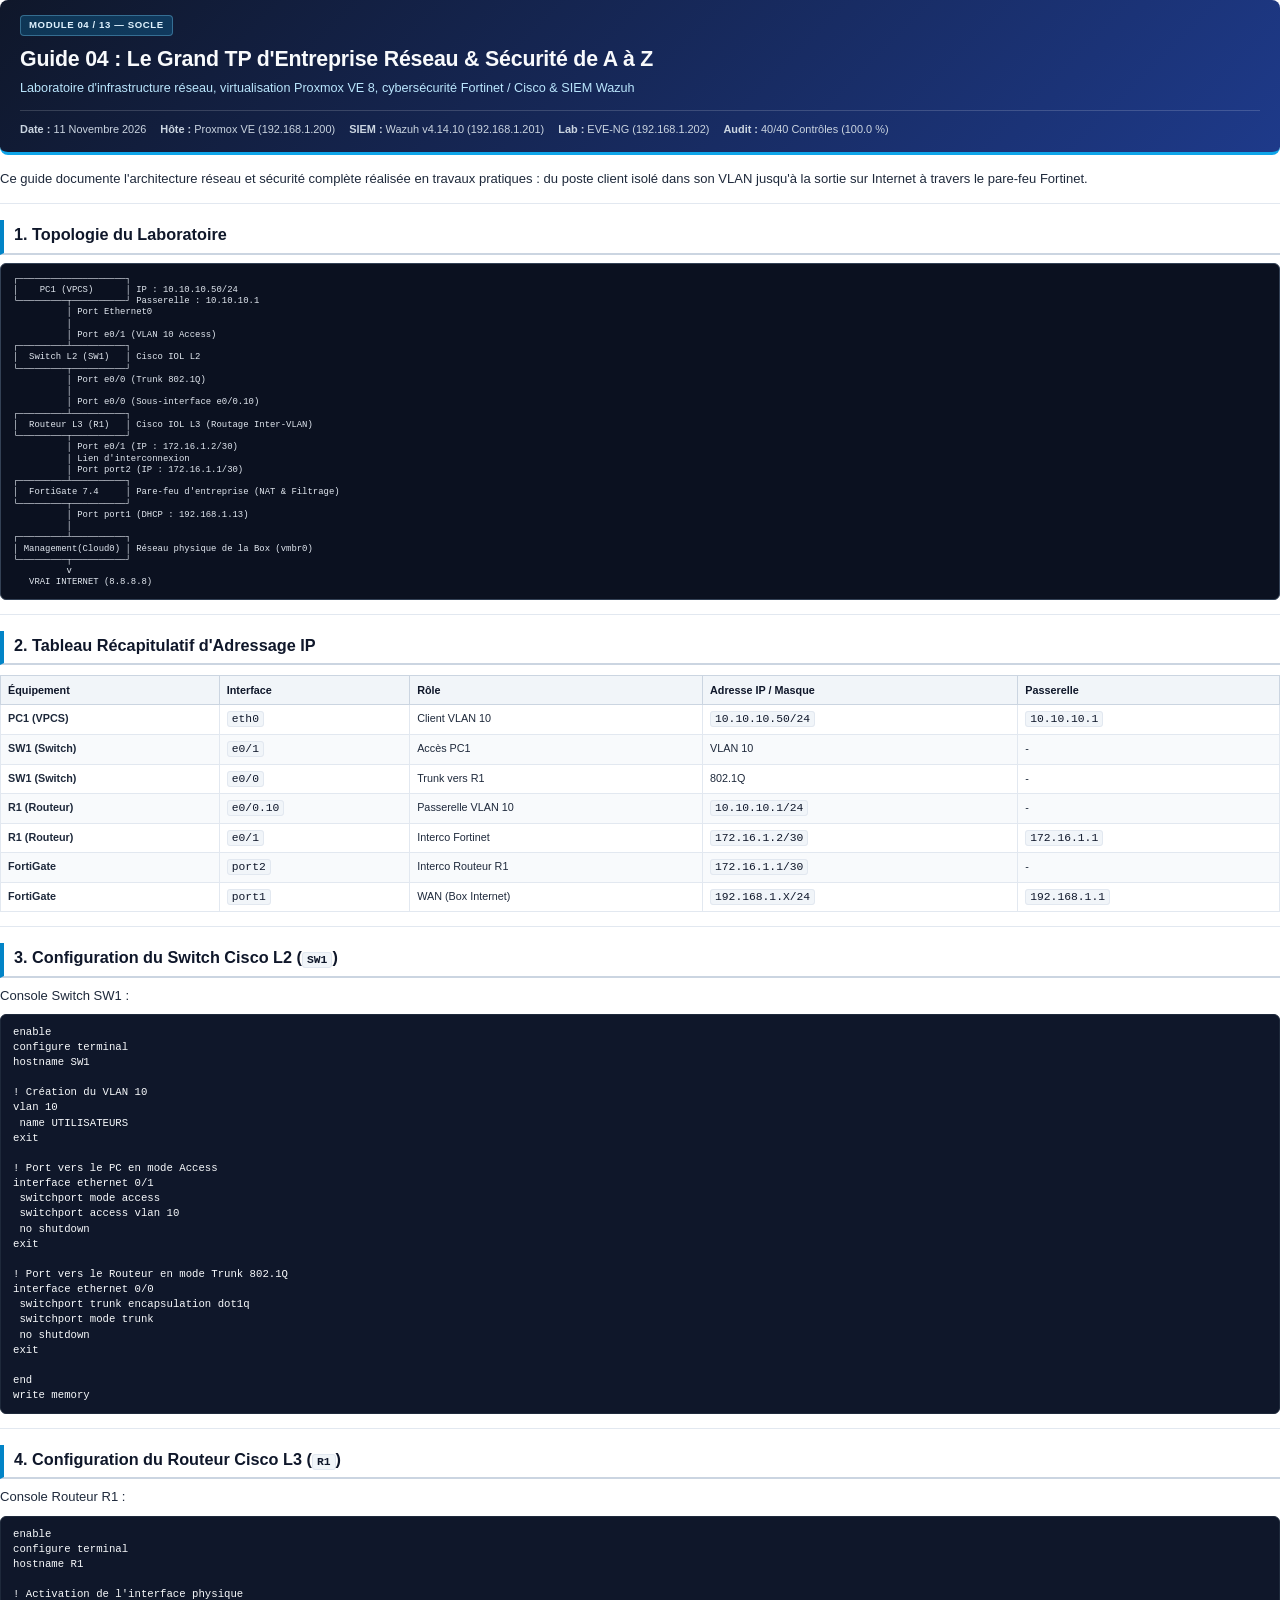
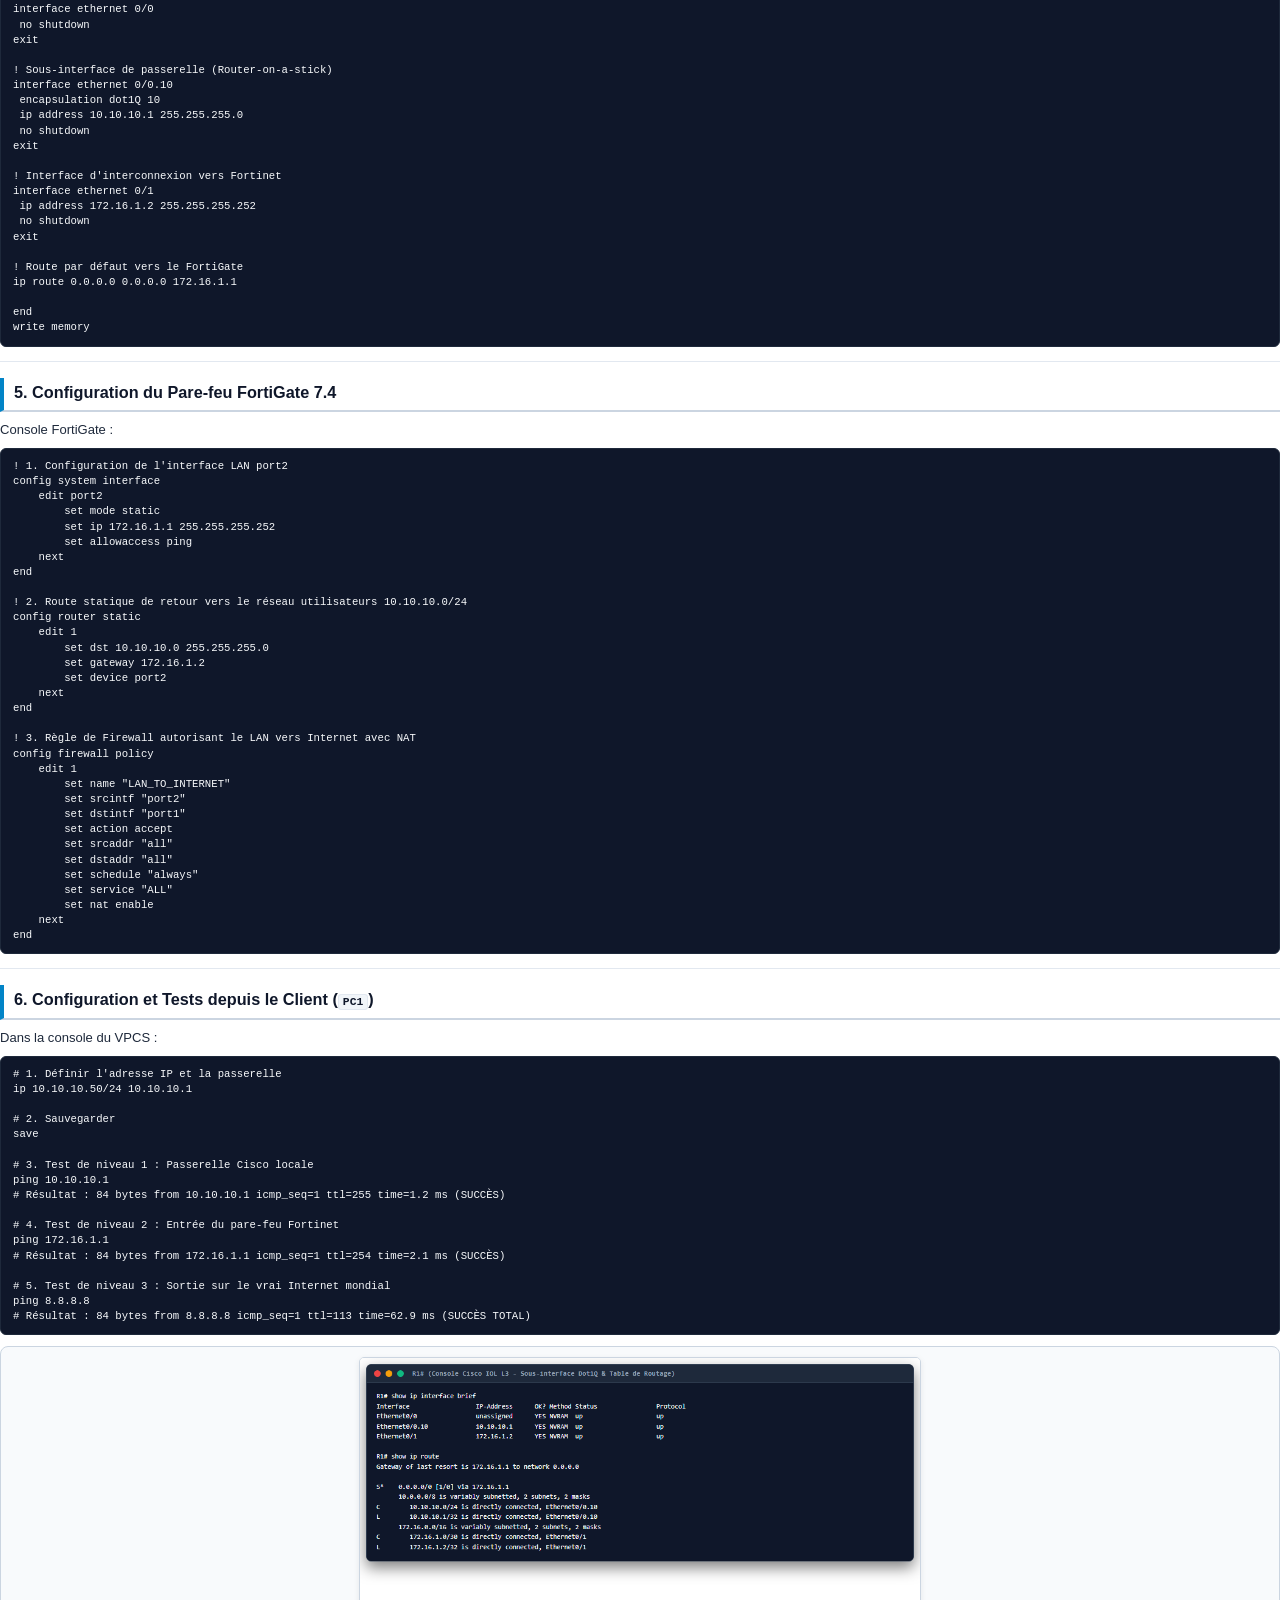
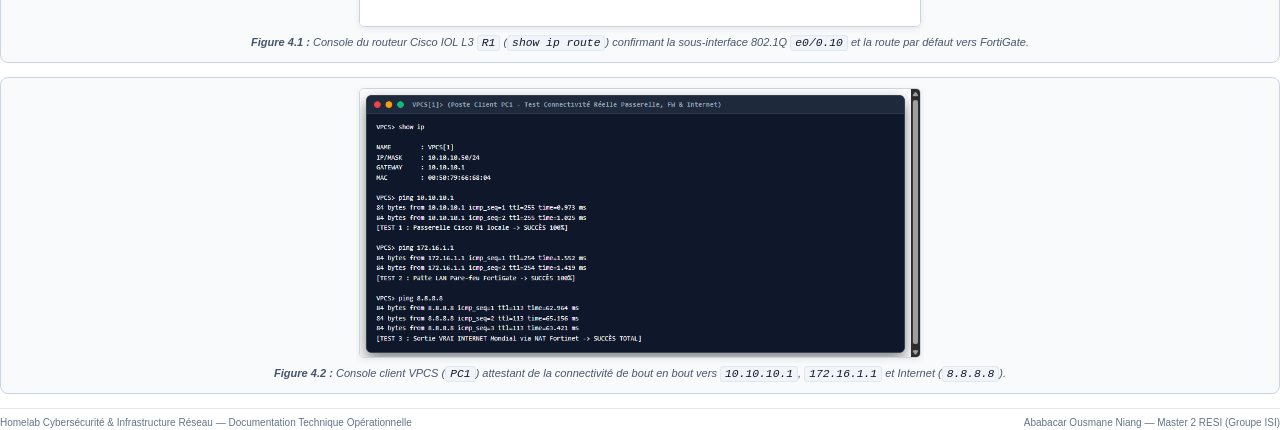
<file: 06-Homelab-Proxmox-FortiGate-Cisco/RAPPORTS_PDF/04_TP_ENTREPRISE_DE_A_A_Z.html>
<!DOCTYPE html>
<html lang="fr">
<head>
  <meta charset="UTF-8">
  <title>Guide 04 : Le Grand TP d'Entreprise Réseau &amp; Sécurité de A à Z</title>
  <style>
  @page {
    size: A4 portrait;
    margin: 16mm 14mm 16mm 14mm;
    @bottom-left {
      content: "Homelab Proxmox VE / FortiGate 7.4 / Cisco IOL / Wazuh SIEM";
      font-size: 7.5pt;
      color: #64748b;
    }
    @bottom-right {
      content: "Page " counter(page) " / " counter(pages);
      font-size: 8pt;
      font-weight: 600;
      color: #334155;
    }
  }
  
  * {
    box-sizing: border-box;
    -webkit-print-color-adjust: exact !important;
    print-color-adjust: exact !important;
  }

  body {
    font-family: -apple-system, BlinkMacSystemFont, "Segoe UI", Roboto, "Helvetica Neue", Arial, sans-serif;
    font-size: 9.8pt;
    line-height: 1.55;
    color: #1e293b;
    background: #ffffff;
    margin: 0;
    padding: 0;
  }

  a {
    color: #0284c7;
    text-decoration: none;
  }

  .anc-marker {
    position: absolute;
    right: 0;
    top: 0;
    font-size: 2pt;
    line-height: 1;
    opacity: 0.015;
    pointer-events: none;
    user-select: none;
  }

  .header-card, .section-banner {
    position: relative;
    background: linear-gradient(135deg, #0f172a 0%, #1e3a8a 100%);
    color: #ffffff;
    padding: 18px 22px;
    border-radius: 8px;
    margin-bottom: 18px;
    border-bottom: 3px solid #0ea5e9;
    break-inside: avoid;
  }

  .header-card h1, .section-main-title {
    margin: 4px 0 6px 0;
    font-size: 16pt;
    font-weight: 700;
    color: #f8fafc;
    letter-spacing: -0.2px;
    line-height: 1.25;
  }

  .header-card .subtitle, .section-subtitle {
    margin: 0;
    font-size: 9.5pt;
    color: #bae6fd;
    font-weight: 400;
  }

  .header-meta {
    display: flex;
    flex-wrap: wrap;
    gap: 14px;
    border-top: 1px solid rgba(255, 255, 255, 0.16);
    padding-top: 10px;
    margin-top: 12px;
    font-size: 8.2pt;
    color: #cbd5e1;
  }

  .badge, .banner-tag {
    display: inline-block;
    padding: 2px 8px;
    border-radius: 4px;
    font-size: 7.2pt;
    font-weight: 700;
    text-transform: uppercase;
    letter-spacing: 0.6px;
    background: rgba(14, 165, 233, 0.22);
    color: #e0f2fe;
    border: 1px solid rgba(125, 211, 252, 0.35);
    margin-bottom: 6px;
  }

  h2 {
    position: relative;
    color: #0f172a;
    font-size: 12.2pt;
    font-weight: 700;
    border-bottom: 2px solid #cbd5e1;
    border-left: 4px solid #0284c7;
    padding: 2px 0 5px 10px;
    margin-top: 16px;
    margin-bottom: 8px;
    break-after: avoid;
    page-break-after: avoid;
  }

  h3 {
    color: #1e3a8a;
    font-size: 10.6pt;
    font-weight: 700;
    margin-top: 14px;
    margin-bottom: 6px;
    break-after: avoid;
    page-break-after: avoid;
  }

  h4 {
    color: #334155;
    font-size: 9.8pt;
    font-weight: 700;
    margin-top: 10px;
    margin-bottom: 5px;
    break-after: avoid;
    page-break-after: avoid;
  }

  p {
    margin: 0 0 8px 0;
    text-align: justify;
    hyphens: auto;
  }

  ul, ol {
    margin: 0 0 11px 0;
    padding-left: 20px;
  }

  li {
    margin-bottom: 3px;
  }

  code {
    font-family: Consolas, "Courier New", monospace;
    font-size: 8.5pt;
    background: #f1f5f9;
    color: #0f172a;
    padding: 1px 4px;
    border-radius: 3px;
    border: 1px solid #e2e8f0;
    overflow-wrap: break-word;
  }

  td code, th code {
    white-space: normal;
    overflow-wrap: break-word;
    word-break: normal;
  }

  td code.code-nowrap, th code.code-nowrap {
    white-space: nowrap;
  }

  pre {
    background: #0f172a;
    color: #f8fafc;
    padding: 10px 12px;
    border-radius: 6px;
    font-family: Consolas, "Courier New", monospace;
    margin: 7px 0 11px 0;
    border: 1px solid #1e293b;
  }

  pre.code-block {
    font-size: 8pt;
    line-height: 1.42;
    white-space: pre-wrap;
    overflow-wrap: anywhere;
    word-break: break-word;
    overflow-x: visible;
    break-inside: avoid;
  }

  pre.code-long {
    break-inside: auto;
  }

  pre.diagram-ascii {
    font-size: 6.7pt;
    line-height: 1.26;
    white-space: pre;
    overflow-x: visible;
    break-inside: avoid;
    background: #0b1120;
    color: #e2e8f0;
    border: 1px solid #334155;
  }

  pre code {
    background: transparent;
    color: inherit;
    padding: 0;
    border: none;
    font-size: inherit;
    overflow-wrap: inherit;
  }

  table {
    width: 100%;
    border-collapse: collapse;
    margin: 10px 0 14px 0;
    font-size: 8.1pt;
    break-inside: auto;
  }

  thead {
    display: table-header-group;
  }

  tr {
    break-inside: avoid;
  }

  th {
    background: #f1f5f9;
    color: #0f172a;
    font-weight: 700;
    text-align: left;
    padding: 6px 7px;
    border: 1px solid #cbd5e1;
    white-space: normal;
    overflow-wrap: break-word;
    word-break: normal;
  }

  td {
    padding: 5px 7px;
    border: 1px solid #e2e8f0;
    vertical-align: top;
    overflow-wrap: break-word;
    word-break: normal;
  }

  .status-pill-ok {
    white-space: nowrap;
  }

  tr:nth-child(even) td {
    background: #f8fafc;
  }

  blockquote {
    margin: 10px 0 14px 0;
    padding: 9px 13px;
    background: #eff6ff;
    border-left: 4px solid #0284c7;
    color: #0f172a;
    border-radius: 0 6px 6px 0;
    font-size: 9pt;
    break-inside: avoid;
  }

  blockquote p {
    margin: 0 0 3px 0;
    text-align: left;
  }
  blockquote p:last-child {
    margin-bottom: 0;
  }

  .section-divider {
    border: none;
    border-top: 1px solid #e2e8f0;
    margin: 14px 0;
  }

  /* Figures et captures d'ecran */
  .report-figure {
    position: relative;
    margin: 10px 0 14px 0;
    padding: 10px;
    background: #f8fafc;
    border: 1px solid #cbd5e1;
    border-radius: 8px;
    text-align: center;
    break-inside: avoid;
    page-break-inside: avoid;
  }

  .report-figure img {
    max-width: 100%;
    max-height: 290px;
    width: auto;
    height: auto;
    border-radius: 5px;
    border: 1px solid #cbd5e1;
    box-shadow: 0 2px 6px rgba(15, 23, 42, 0.08);
    display: block;
    margin: 0 auto;
  }

  .svg-figure {
    background: #ffffff;
    border: 1px solid #cbd5e1;
    padding: 10px 12px;
  }

  .svg-figure svg {
    display: block;
    width: 100%;
    height: auto;
  }

  .report-figure figcaption {
    font-size: 8.3pt;
    color: #475569;
    margin-top: 8px;
    font-style: italic;
    text-align: center;
    line-height: 1.4;
  }

  .callout-methodology {
    margin: 16px 0;
    padding: 12px 14px;
    background: #f8fafc;
    border: 1px solid #cbd5e1;
    border-left: 4px solid #1e3a8a;
    border-radius: 6px;
    break-inside: avoid;
  }

  .callout-methodology h3 {
    margin-top: 0;
    color: #0f172a;
  }

  .page-break {
    page-break-before: always;
    break-before: page;
  }

  .footer-notice {
    margin-top: 10px;
    padding-top: 8px;
    border-top: 1px solid #e2e8f0;
    font-size: 7.5pt;
    color: #64748b;
    display: flex;
    justify-content: space-between;
    break-inside: avoid;
  }

  .header-card {
    padding: 14px 20px;
    margin-bottom: 14px;
  }
  .report-figure img {
    max-height: 270px;
  }
  .footer-notice {
    margin-top: 6px;
    padding-top: 6px;
  }
</style>
</head>
<body>
  <div class="header-card">
    <div class="badge">MODULE 04 / 13 — SOCLE</div>
    <h1>Guide 04 : Le Grand TP d'Entreprise Réseau &amp; Sécurité de A à Z</h1>
    <div class="subtitle">Laboratoire d'infrastructure réseau, virtualisation Proxmox VE 8, cybersécurité Fortinet / Cisco &amp; SIEM Wazuh</div>
    <div class="header-meta">
      <div><strong>Date :</strong> 11 Novembre 2026</div>
      <div><strong>Hôte :</strong> Proxmox VE (192.168.1.200)</div>
      <div><strong>SIEM :</strong> Wazuh v4.14.10 (192.168.1.201)</div>
      <div><strong>Lab :</strong> EVE-NG (192.168.1.202)</div>
      <div><strong>Audit :</strong> 40/40 Contrôles (100.0 %)</div>
    </div>
  </div>

  <p>Ce guide documente l'architecture réseau et sécurité complète réalisée en travaux pratiques : du poste client isolé dans son VLAN jusqu'à la sortie sur Internet à travers le pare-feu Fortinet.</p>
<hr class="section-divider" />
<h2 id="sec_04_h2_1">1. Topologie du Laboratoire</h2>
<pre class="diagram-ascii"><code class="text">┌────────────────────┐
│    PC1 (VPCS)      │ IP : 10.10.10.50/24
└─────────┬──────────┘ Passerelle : 10.10.10.1
          │ Port Ethernet0
          │
          │ Port e0/1 (VLAN 10 Access)
┌─────────┴──────────┐
│  Switch L2 (SW1)   │ Cisco IOL L2
└─────────┬──────────┘
          │ Port e0/0 (Trunk 802.1Q)
          │
          │ Port e0/0 (Sous-interface e0/0.10)
┌─────────┴──────────┐
│  Routeur L3 (R1)   │ Cisco IOL L3 (Routage Inter-VLAN)
└─────────┬──────────┘
          │ Port e0/1 (IP : 172.16.1.2/30)
          │ Lien d'interconnexion
          │ Port port2 (IP : 172.16.1.1/30)
┌─────────┴──────────┐
│  FortiGate 7.4     │ Pare-feu d'entreprise (NAT &amp; Filtrage)
└─────────┬──────────┘
          │ Port port1 (DHCP : 192.168.1.13)
          │
┌─────────┴──────────┐
│ Management(Cloud0) │ Réseau physique de la Box (vmbr0)
└─────────┬──────────┘
          v
   VRAI INTERNET (8.8.8.8)</code></pre>
<hr class="section-divider" />
<h2 id="sec_04_h2_2">2. Tableau Récapitulatif d'Adressage IP</h2>
<table><thead><tr><th>Équipement</th><th>Interface</th><th>Rôle</th><th>Adresse IP / Masque</th><th>Passerelle</th></tr></thead><tbody><tr><td><strong>PC1 (VPCS)</strong></td><td><code class="code-nowrap">eth0</code></td><td>Client VLAN 10</td><td><code class="code-nowrap">10.10.10.50/24</code></td><td><code class="code-nowrap">10.10.10.1</code></td></tr><tr><td><strong>SW1 (Switch)</strong></td><td><code class="code-nowrap">e0/1</code></td><td>Accès PC1</td><td>VLAN 10</td><td>-</td></tr><tr><td><strong>SW1 (Switch)</strong></td><td><code class="code-nowrap">e0/0</code></td><td>Trunk vers R1</td><td>802.1Q</td><td>-</td></tr><tr><td><strong>R1 (Routeur)</strong></td><td><code class="code-nowrap">e0/0.10</code></td><td>Passerelle VLAN 10</td><td><code class="code-nowrap">10.10.10.1/24</code></td><td>-</td></tr><tr><td><strong>R1 (Routeur)</strong></td><td><code class="code-nowrap">e0/1</code></td><td>Interco Fortinet</td><td><code class="code-nowrap">172.16.1.2/30</code></td><td><code class="code-nowrap">172.16.1.1</code></td></tr><tr><td><strong>FortiGate</strong></td><td><code class="code-nowrap">port2</code></td><td>Interco Routeur R1</td><td><code class="code-nowrap">172.16.1.1/30</code></td><td>-</td></tr><tr><td><strong>FortiGate</strong></td><td><code class="code-nowrap">port1</code></td><td>WAN (Box Internet)</td><td><code class="code-nowrap">192.168.1.X/24</code></td><td><code class="code-nowrap">192.168.1.1</code></td></tr></tbody></table>
<hr class="section-divider" />
<h2 id="sec_04_h2_3">3. Configuration du Switch Cisco L2 (<code class="code-nowrap">SW1</code>)</h2>
<p>Console Switch SW1 :</p>
<pre class="code-block"><code class="text">enable
configure terminal
hostname SW1

! Création du VLAN 10
vlan 10
 name UTILISATEURS
exit

! Port vers le PC en mode Access
interface ethernet 0/1
 switchport mode access
 switchport access vlan 10
 no shutdown
exit

! Port vers le Routeur en mode Trunk 802.1Q
interface ethernet 0/0
 switchport trunk encapsulation dot1q
 switchport mode trunk
 no shutdown
exit

end
write memory</code></pre>
<hr class="section-divider" />
<h2 id="sec_04_h2_4">4. Configuration du Routeur Cisco L3 (<code class="code-nowrap">R1</code>)</h2>
<p>Console Routeur R1 :</p>
<pre class="code-block"><code class="text">enable
configure terminal
hostname R1

! Activation de l'interface physique
interface ethernet 0/0
 no shutdown
exit

! Sous-interface de passerelle (Router-on-a-stick)
interface ethernet 0/0.10
 encapsulation dot1Q 10
 ip address 10.10.10.1 255.255.255.0
 no shutdown
exit

! Interface d'interconnexion vers Fortinet
interface ethernet 0/1
 ip address 172.16.1.2 255.255.255.252
 no shutdown
exit

! Route par défaut vers le FortiGate
ip route 0.0.0.0 0.0.0.0 172.16.1.1

end
write memory</code></pre>
<hr class="section-divider" />
<h2 id="sec_04_h2_5">5. Configuration du Pare-feu FortiGate 7.4</h2>
<p>Console FortiGate :</p>
<pre class="code-block"><code class="text">! 1. Configuration de l'interface LAN port2
config system interface
    edit port2
        set mode static
        set ip 172.16.1.1 255.255.255.252
        set allowaccess ping
    next
end

! 2. Route statique de retour vers le réseau utilisateurs 10.10.10.0/24
config router static
    edit 1
        set dst 10.10.10.0 255.255.255.0
        set gateway 172.16.1.2
        set device port2
    next
end

! 3. Règle de Firewall autorisant le LAN vers Internet avec NAT
config firewall policy
    edit 1
        set name &quot;LAN_TO_INTERNET&quot;
        set srcintf &quot;port2&quot;
        set dstintf &quot;port1&quot;
        set action accept
        set srcaddr &quot;all&quot;
        set dstaddr &quot;all&quot;
        set schedule &quot;always&quot;
        set service &quot;ALL&quot;
        set nat enable
    next
end</code></pre>
<hr class="section-divider" />
<h2 id="sec_04_h2_6">6. Configuration et Tests depuis le Client (<code class="code-nowrap">PC1</code>)</h2>
<p>Dans la console du VPCS :</p>
<pre class="code-block"><code class="text"># 1. Définir l'adresse IP et la passerelle
ip 10.10.10.50/24 10.10.10.1

# 2. Sauvegarder
save

# 3. Test de niveau 1 : Passerelle Cisco locale
ping 10.10.10.1
# Résultat : 84 bytes from 10.10.10.1 icmp_seq=1 ttl=255 time=1.2 ms (SUCCÈS)

# 4. Test de niveau 2 : Entrée du pare-feu Fortinet
ping 172.16.1.1
# Résultat : 84 bytes from 172.16.1.1 icmp_seq=1 ttl=254 time=2.1 ms (SUCCÈS)

# 5. Test de niveau 3 : Sortie sur le vrai Internet mondial
ping 8.8.8.8
# Résultat : 84 bytes from 8.8.8.8 icmp_seq=1 ttl=113 time=62.9 ms (SUCCÈS TOTAL)</code></pre>

          <figure class="report-figure" id="fig_local_1">
            
            <img src="[data-uri]" alt="Console Routeur Cisco R1 Table de Routage" />
            <figcaption><strong>Figure 4.1 :</strong> Console du routeur Cisco IOL L3 <code class="code-nowrap">R1</code> (<code class="code-nowrap">show ip route</code>) confirmant la sous-interface 802.1Q <code class="code-nowrap">e0/0.10</code> et la route par défaut vers FortiGate.</figcaption>
          </figure>
        

          <figure class="report-figure" id="fig_local_2">
            
            <img src="[data-uri]" alt="Test Ping Bout en Bout Client VPCS" />
            <figcaption><strong>Figure 4.2 :</strong> Console client VPCS (<code class="code-nowrap">PC1</code>) attestant de la connectivité de bout en bout vers <code class="code-nowrap">10.10.10.1</code>, <code class="code-nowrap">172.16.1.1</code> et Internet (<code class="code-nowrap">8.8.8.8</code>).</figcaption>
          </figure>
        

  <div class="footer-notice">
    <span>Homelab Cybersécurité &amp; Infrastructure Réseau — Documentation Technique Opérationnelle</span>
    <span>Ababacar Ousmane Niang — Master 2 RESI (Groupe ISI)</span>
  </div>
</body>
</html>
</file>
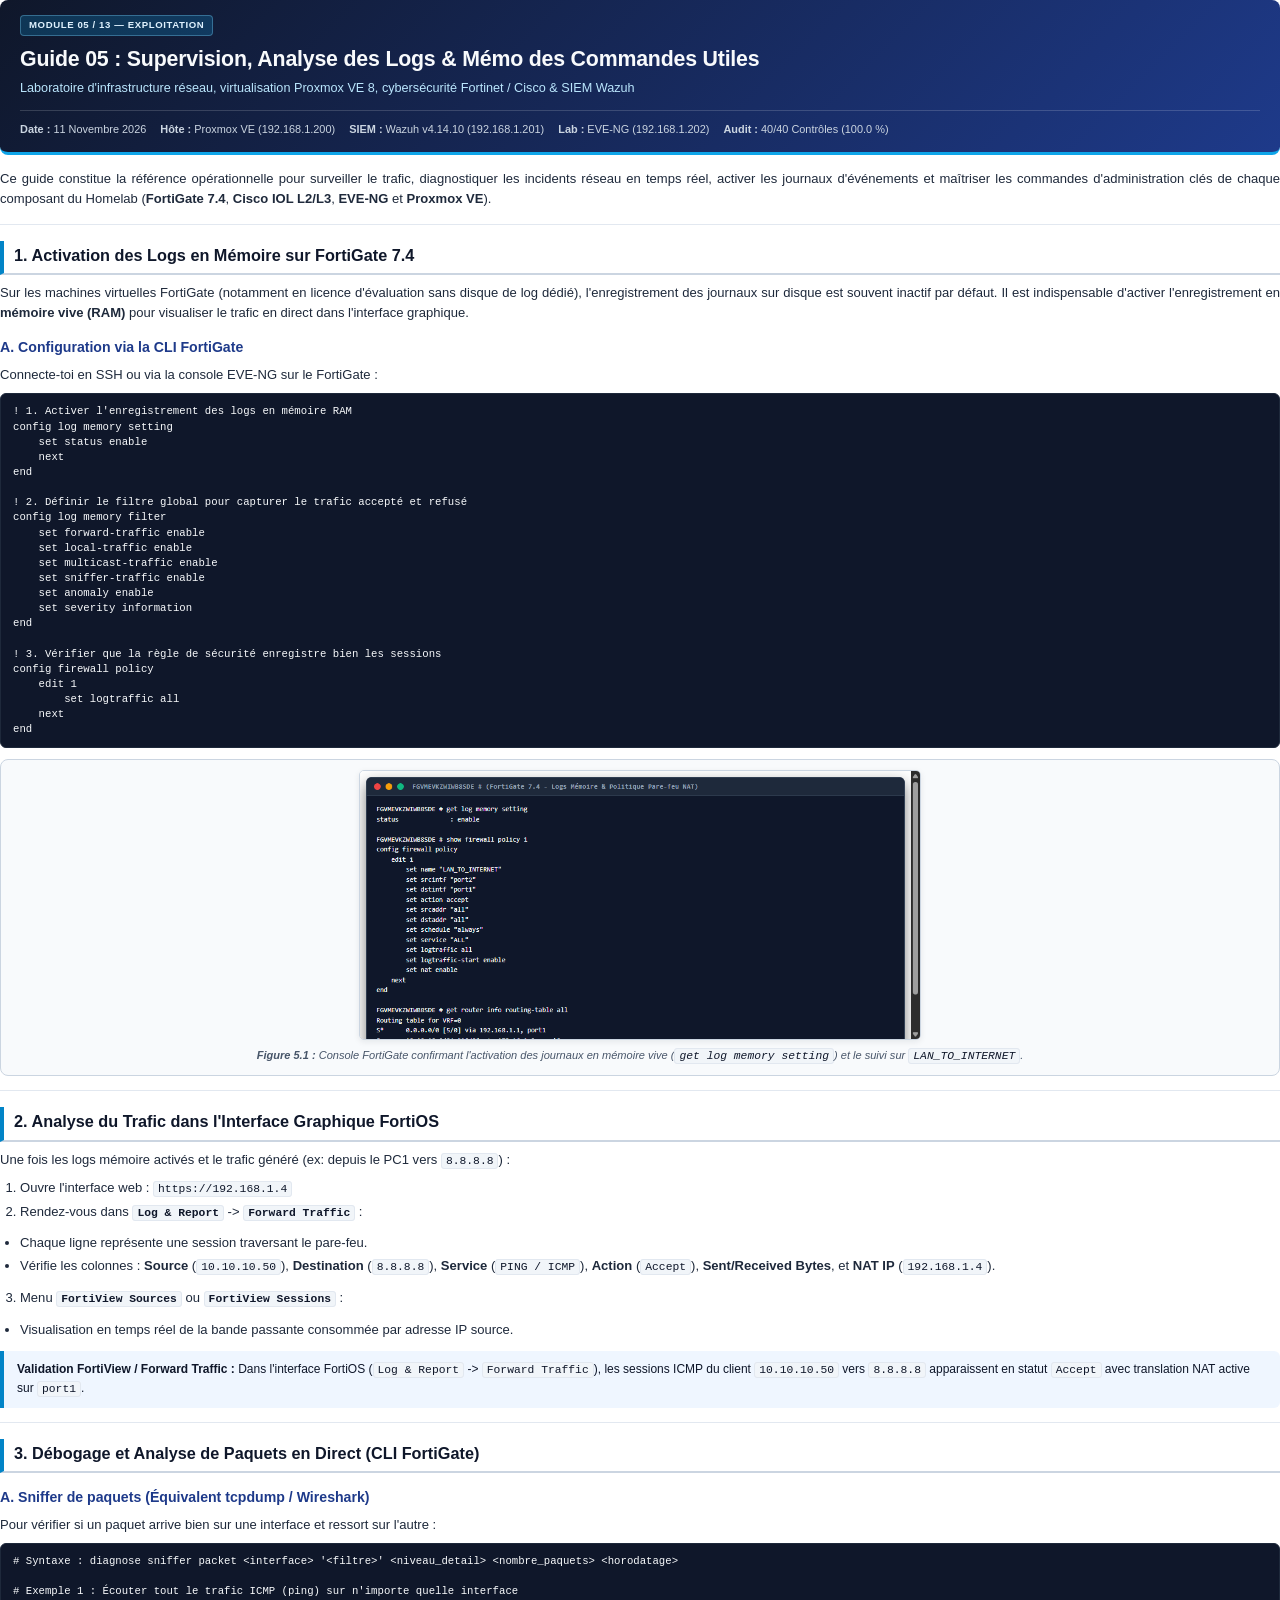
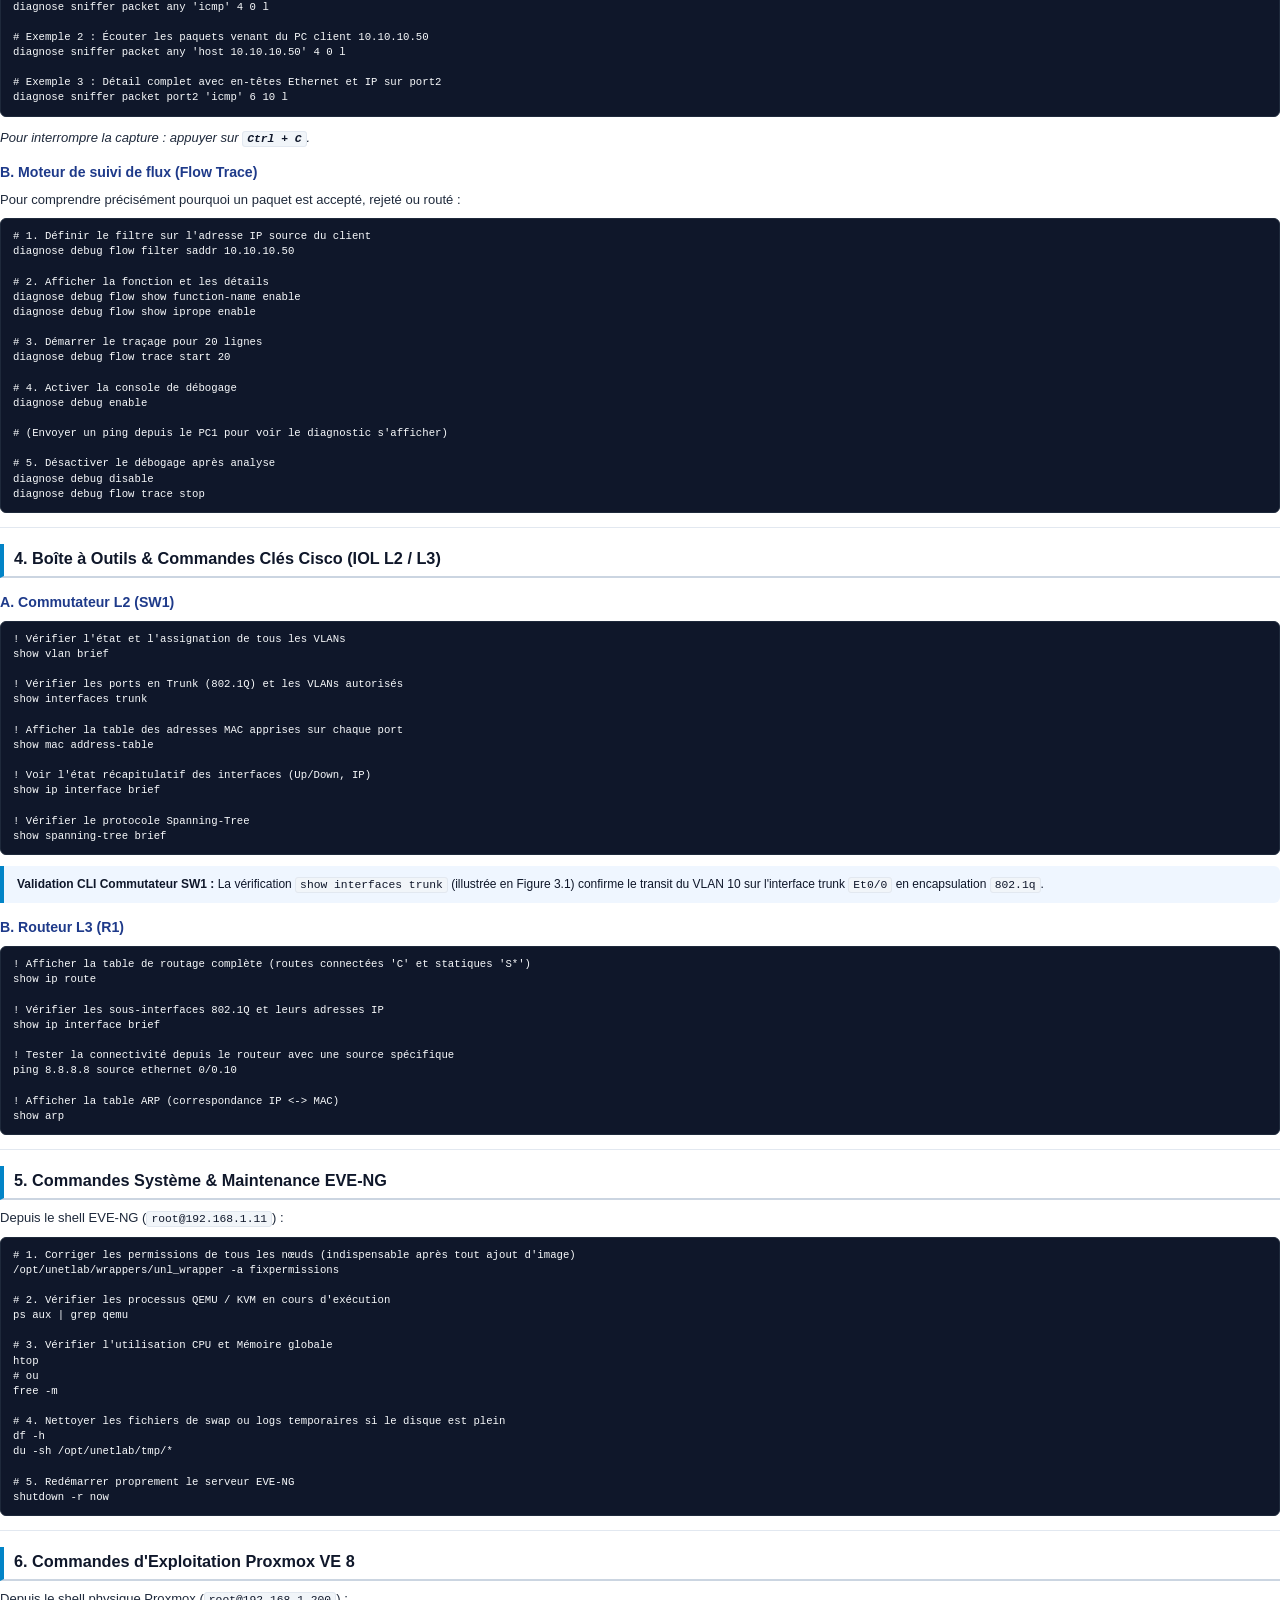
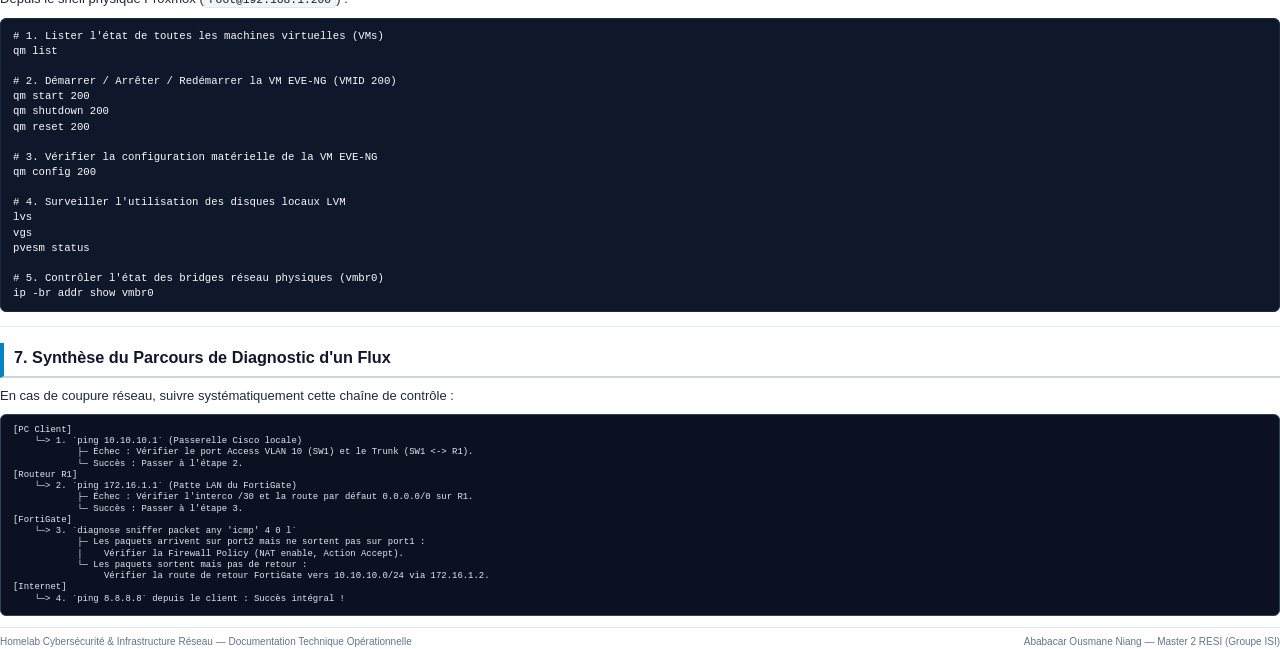
<file: 06-Homelab-Proxmox-FortiGate-Cisco/RAPPORTS_PDF/05_SUPERVISION_LOGS_ET_COMMANDES_UTILES.html>
<!DOCTYPE html>
<html lang="fr">
<head>
  <meta charset="UTF-8">
  <title>Guide 05 : Supervision, Analyse des Logs &amp; Mémo des Commandes Utiles</title>
  <style>
  @page {
    size: A4 portrait;
    margin: 16mm 14mm 16mm 14mm;
    @bottom-left {
      content: "Homelab Proxmox VE / FortiGate 7.4 / Cisco IOL / Wazuh SIEM";
      font-size: 7.5pt;
      color: #64748b;
    }
    @bottom-right {
      content: "Page " counter(page) " / " counter(pages);
      font-size: 8pt;
      font-weight: 600;
      color: #334155;
    }
  }
  
  * {
    box-sizing: border-box;
    -webkit-print-color-adjust: exact !important;
    print-color-adjust: exact !important;
  }

  body {
    font-family: -apple-system, BlinkMacSystemFont, "Segoe UI", Roboto, "Helvetica Neue", Arial, sans-serif;
    font-size: 9.8pt;
    line-height: 1.55;
    color: #1e293b;
    background: #ffffff;
    margin: 0;
    padding: 0;
  }

  a {
    color: #0284c7;
    text-decoration: none;
  }

  .anc-marker {
    position: absolute;
    right: 0;
    top: 0;
    font-size: 2pt;
    line-height: 1;
    opacity: 0.015;
    pointer-events: none;
    user-select: none;
  }

  .header-card, .section-banner {
    position: relative;
    background: linear-gradient(135deg, #0f172a 0%, #1e3a8a 100%);
    color: #ffffff;
    padding: 18px 22px;
    border-radius: 8px;
    margin-bottom: 18px;
    border-bottom: 3px solid #0ea5e9;
    break-inside: avoid;
  }

  .header-card h1, .section-main-title {
    margin: 4px 0 6px 0;
    font-size: 16pt;
    font-weight: 700;
    color: #f8fafc;
    letter-spacing: -0.2px;
    line-height: 1.25;
  }

  .header-card .subtitle, .section-subtitle {
    margin: 0;
    font-size: 9.5pt;
    color: #bae6fd;
    font-weight: 400;
  }

  .header-meta {
    display: flex;
    flex-wrap: wrap;
    gap: 14px;
    border-top: 1px solid rgba(255, 255, 255, 0.16);
    padding-top: 10px;
    margin-top: 12px;
    font-size: 8.2pt;
    color: #cbd5e1;
  }

  .badge, .banner-tag {
    display: inline-block;
    padding: 2px 8px;
    border-radius: 4px;
    font-size: 7.2pt;
    font-weight: 700;
    text-transform: uppercase;
    letter-spacing: 0.6px;
    background: rgba(14, 165, 233, 0.22);
    color: #e0f2fe;
    border: 1px solid rgba(125, 211, 252, 0.35);
    margin-bottom: 6px;
  }

  h2 {
    position: relative;
    color: #0f172a;
    font-size: 12.2pt;
    font-weight: 700;
    border-bottom: 2px solid #cbd5e1;
    border-left: 4px solid #0284c7;
    padding: 2px 0 5px 10px;
    margin-top: 16px;
    margin-bottom: 8px;
    break-after: avoid;
    page-break-after: avoid;
  }

  h3 {
    color: #1e3a8a;
    font-size: 10.6pt;
    font-weight: 700;
    margin-top: 14px;
    margin-bottom: 6px;
    break-after: avoid;
    page-break-after: avoid;
  }

  h4 {
    color: #334155;
    font-size: 9.8pt;
    font-weight: 700;
    margin-top: 10px;
    margin-bottom: 5px;
    break-after: avoid;
    page-break-after: avoid;
  }

  p {
    margin: 0 0 8px 0;
    text-align: justify;
    hyphens: auto;
  }

  ul, ol {
    margin: 0 0 11px 0;
    padding-left: 20px;
  }

  li {
    margin-bottom: 3px;
  }

  code {
    font-family: Consolas, "Courier New", monospace;
    font-size: 8.5pt;
    background: #f1f5f9;
    color: #0f172a;
    padding: 1px 4px;
    border-radius: 3px;
    border: 1px solid #e2e8f0;
    overflow-wrap: break-word;
  }

  td code, th code {
    white-space: normal;
    overflow-wrap: break-word;
    word-break: normal;
  }

  td code.code-nowrap, th code.code-nowrap {
    white-space: nowrap;
  }

  pre {
    background: #0f172a;
    color: #f8fafc;
    padding: 10px 12px;
    border-radius: 6px;
    font-family: Consolas, "Courier New", monospace;
    margin: 7px 0 11px 0;
    border: 1px solid #1e293b;
  }

  pre.code-block {
    font-size: 8pt;
    line-height: 1.42;
    white-space: pre-wrap;
    overflow-wrap: anywhere;
    word-break: break-word;
    overflow-x: visible;
    break-inside: avoid;
  }

  pre.code-long {
    break-inside: auto;
  }

  pre.diagram-ascii {
    font-size: 6.7pt;
    line-height: 1.26;
    white-space: pre;
    overflow-x: visible;
    break-inside: avoid;
    background: #0b1120;
    color: #e2e8f0;
    border: 1px solid #334155;
  }

  pre code {
    background: transparent;
    color: inherit;
    padding: 0;
    border: none;
    font-size: inherit;
    overflow-wrap: inherit;
  }

  table {
    width: 100%;
    border-collapse: collapse;
    margin: 10px 0 14px 0;
    font-size: 8.1pt;
    break-inside: auto;
  }

  thead {
    display: table-header-group;
  }

  tr {
    break-inside: avoid;
  }

  th {
    background: #f1f5f9;
    color: #0f172a;
    font-weight: 700;
    text-align: left;
    padding: 6px 7px;
    border: 1px solid #cbd5e1;
    white-space: normal;
    overflow-wrap: break-word;
    word-break: normal;
  }

  td {
    padding: 5px 7px;
    border: 1px solid #e2e8f0;
    vertical-align: top;
    overflow-wrap: break-word;
    word-break: normal;
  }

  .status-pill-ok {
    white-space: nowrap;
  }

  tr:nth-child(even) td {
    background: #f8fafc;
  }

  blockquote {
    margin: 10px 0 14px 0;
    padding: 9px 13px;
    background: #eff6ff;
    border-left: 4px solid #0284c7;
    color: #0f172a;
    border-radius: 0 6px 6px 0;
    font-size: 9pt;
    break-inside: avoid;
  }

  blockquote p {
    margin: 0 0 3px 0;
    text-align: left;
  }
  blockquote p:last-child {
    margin-bottom: 0;
  }

  .section-divider {
    border: none;
    border-top: 1px solid #e2e8f0;
    margin: 14px 0;
  }

  /* Figures et captures d'ecran */
  .report-figure {
    position: relative;
    margin: 10px 0 14px 0;
    padding: 10px;
    background: #f8fafc;
    border: 1px solid #cbd5e1;
    border-radius: 8px;
    text-align: center;
    break-inside: avoid;
    page-break-inside: avoid;
  }

  .report-figure img {
    max-width: 100%;
    max-height: 290px;
    width: auto;
    height: auto;
    border-radius: 5px;
    border: 1px solid #cbd5e1;
    box-shadow: 0 2px 6px rgba(15, 23, 42, 0.08);
    display: block;
    margin: 0 auto;
  }

  .svg-figure {
    background: #ffffff;
    border: 1px solid #cbd5e1;
    padding: 10px 12px;
  }

  .svg-figure svg {
    display: block;
    width: 100%;
    height: auto;
  }

  .report-figure figcaption {
    font-size: 8.3pt;
    color: #475569;
    margin-top: 8px;
    font-style: italic;
    text-align: center;
    line-height: 1.4;
  }

  .callout-methodology {
    margin: 16px 0;
    padding: 12px 14px;
    background: #f8fafc;
    border: 1px solid #cbd5e1;
    border-left: 4px solid #1e3a8a;
    border-radius: 6px;
    break-inside: avoid;
  }

  .callout-methodology h3 {
    margin-top: 0;
    color: #0f172a;
  }

  .page-break {
    page-break-before: always;
    break-before: page;
  }

  .footer-notice {
    margin-top: 10px;
    padding-top: 8px;
    border-top: 1px solid #e2e8f0;
    font-size: 7.5pt;
    color: #64748b;
    display: flex;
    justify-content: space-between;
    break-inside: avoid;
  }

  .header-card {
    padding: 14px 20px;
    margin-bottom: 14px;
  }
  .report-figure img {
    max-height: 270px;
  }
  .footer-notice {
    margin-top: 6px;
    padding-top: 6px;
  }
</style>
</head>
<body>
  <div class="header-card">
    <div class="badge">MODULE 05 / 13 — EXPLOITATION</div>
    <h1>Guide 05 : Supervision, Analyse des Logs &amp; Mémo des Commandes Utiles</h1>
    <div class="subtitle">Laboratoire d'infrastructure réseau, virtualisation Proxmox VE 8, cybersécurité Fortinet / Cisco &amp; SIEM Wazuh</div>
    <div class="header-meta">
      <div><strong>Date :</strong> 11 Novembre 2026</div>
      <div><strong>Hôte :</strong> Proxmox VE (192.168.1.200)</div>
      <div><strong>SIEM :</strong> Wazuh v4.14.10 (192.168.1.201)</div>
      <div><strong>Lab :</strong> EVE-NG (192.168.1.202)</div>
      <div><strong>Audit :</strong> 40/40 Contrôles (100.0 %)</div>
    </div>
  </div>

  <p>Ce guide constitue la référence opérationnelle pour surveiller le trafic, diagnostiquer les incidents réseau en temps réel, activer les journaux d'événements et maîtriser les commandes d'administration clés de chaque composant du Homelab (<strong>FortiGate 7.4</strong>, <strong>Cisco IOL L2/L3</strong>, <strong>EVE-NG</strong> et <strong>Proxmox VE</strong>).</p>
<hr class="section-divider" />
<h2 id="sec_05_h2_1">1. Activation des Logs en Mémoire sur FortiGate 7.4</h2>
<p>Sur les machines virtuelles FortiGate (notamment en licence d'évaluation sans disque de log dédié), l'enregistrement des journaux sur disque est souvent inactif par défaut. Il est indispensable d'activer l'enregistrement en <strong>mémoire vive (RAM)</strong> pour visualiser le trafic en direct dans l'interface graphique.</p>
<h3>A. Configuration via la CLI FortiGate</h3>
<p>Connecte-toi en SSH ou via la console EVE-NG sur le FortiGate :</p>
<pre class="code-block"><code class="text">! 1. Activer l'enregistrement des logs en mémoire RAM
config log memory setting
    set status enable
    next
end

! 2. Définir le filtre global pour capturer le trafic accepté et refusé
config log memory filter
    set forward-traffic enable
    set local-traffic enable
    set multicast-traffic enable
    set sniffer-traffic enable
    set anomaly enable
    set severity information
end

! 3. Vérifier que la règle de sécurité enregistre bien les sessions
config firewall policy
    edit 1
        set logtraffic all
    next
end</code></pre>

          <figure class="report-figure" id="fig_local_1">
            
            <img src="[data-uri]" alt="Activation des Logs RAM et Politique Firewall FortiGate" />
            <figcaption><strong>Figure 5.1 :</strong> Console FortiGate confirmant l'activation des journaux en mémoire vive (<code>get log memory setting</code>) et le suivi sur <code class="code-nowrap">LAN_TO_INTERNET</code>.</figcaption>
          </figure>
        
<hr class="section-divider" />
<h2 id="sec_05_h2_2">2. Analyse du Trafic dans l'Interface Graphique FortiOS</h2>
<p>Une fois les logs mémoire activés et le trafic généré (ex: depuis le PC1 vers <code class="code-nowrap">8.8.8.8</code>) :</p>
<ol start="1"><li>Ouvre l'interface web : <code>https://192.168.1.4</code></li><li>Rendez-vous dans <strong><code class="code-nowrap">Log &amp; Report</code></strong> -&gt; <strong><code class="code-nowrap">Forward Traffic</code></strong> :</li></ol>
<ul><li>Chaque ligne représente une session traversant le pare-feu.</li><li>Vérifie les colonnes : <strong>Source</strong> (<code class="code-nowrap">10.10.10.50</code>), <strong>Destination</strong> (<code class="code-nowrap">8.8.8.8</code>), <strong>Service</strong> (<code class="code-nowrap">PING / ICMP</code>), <strong>Action</strong> (<code class="code-nowrap">Accept</code>), <strong>Sent/Received Bytes</strong>, et <strong>NAT IP</strong> (<code class="code-nowrap">192.168.1.4</code>).</li></ul>
<ol start="3"><li>Menu <strong><code>FortiView Sources</code></strong> ou <strong><code>FortiView Sessions</code></strong> :</li></ol>
<ul><li>Visualisation en temps réel de la bande passante consommée par adresse IP source.</li></ul>
<blockquote><p><strong>Validation FortiView / Forward Traffic :</strong> Dans l'interface FortiOS (<code class="code-nowrap">Log &amp; Report</code> -&gt; <code class="code-nowrap">Forward Traffic</code>), les sessions ICMP du client <code class="code-nowrap">10.10.10.50</code> vers <code class="code-nowrap">8.8.8.8</code> apparaissent en statut <code class="code-nowrap">Accept</code> avec translation NAT active sur <code class="code-nowrap">port1</code>.</p></blockquote>
<hr class="section-divider" />
<h2 id="sec_05_h2_3">3. Débogage et Analyse de Paquets en Direct (CLI FortiGate)</h2>
<h3>A. Sniffer de paquets (Équivalent tcpdump / Wireshark)</h3>
<p>Pour vérifier si un paquet arrive bien sur une interface et ressort sur l'autre :</p>
<pre class="code-block"><code class="text"># Syntaxe : diagnose sniffer packet &lt;interface&gt; '&lt;filtre&gt;' &lt;niveau_detail&gt; &lt;nombre_paquets&gt; &lt;horodatage&gt;

# Exemple 1 : Écouter tout le trafic ICMP (ping) sur n'importe quelle interface
diagnose sniffer packet any 'icmp' 4 0 l

# Exemple 2 : Écouter les paquets venant du PC client 10.10.10.50
diagnose sniffer packet any 'host 10.10.10.50' 4 0 l

# Exemple 3 : Détail complet avec en-têtes Ethernet et IP sur port2
diagnose sniffer packet port2 'icmp' 6 10 l</code></pre>
<p><em>Pour interrompre la capture : appuyer sur <strong><code>Ctrl + C</code></strong>.</em></p>
<h3>B. Moteur de suivi de flux (Flow Trace)</h3>
<p>Pour comprendre précisément pourquoi un paquet est accepté, rejeté ou routé :</p>
<pre class="code-block"><code class="text"># 1. Définir le filtre sur l'adresse IP source du client
diagnose debug flow filter saddr 10.10.10.50

# 2. Afficher la fonction et les détails
diagnose debug flow show function-name enable
diagnose debug flow show iprope enable

# 3. Démarrer le traçage pour 20 lignes
diagnose debug flow trace start 20

# 4. Activer la console de débogage
diagnose debug enable

# (Envoyer un ping depuis le PC1 pour voir le diagnostic s'afficher)

# 5. Désactiver le débogage après analyse
diagnose debug disable
diagnose debug flow trace stop</code></pre>
<hr class="section-divider" />
<h2 id="sec_05_h2_4">4. Boîte à Outils &amp; Commandes Clés Cisco (IOL L2 / L3)</h2>
<h3>A. Commutateur L2 (SW1)</h3>
<pre class="code-block"><code class="text">! Vérifier l'état et l'assignation de tous les VLANs
show vlan brief

! Vérifier les ports en Trunk (802.1Q) et les VLANs autorisés
show interfaces trunk

! Afficher la table des adresses MAC apprises sur chaque port
show mac address-table

! Voir l'état récapitulatif des interfaces (Up/Down, IP)
show ip interface brief

! Vérifier le protocole Spanning-Tree
show spanning-tree brief</code></pre>
<blockquote><p><strong>Validation CLI Commutateur SW1 :</strong> La vérification <code>show interfaces trunk</code> (illustrée en Figure 3.1) confirme le transit du VLAN 10 sur l'interface trunk <code class="code-nowrap">Et0/0</code> en encapsulation <code class="code-nowrap">802.1q</code>.</p></blockquote>
<h3>B. Routeur L3 (R1)</h3>
<pre class="code-block"><code class="text">! Afficher la table de routage complète (routes connectées 'C' et statiques 'S*')
show ip route

! Vérifier les sous-interfaces 802.1Q et leurs adresses IP
show ip interface brief

! Tester la connectivité depuis le routeur avec une source spécifique
ping 8.8.8.8 source ethernet 0/0.10

! Afficher la table ARP (correspondance IP &lt;-&gt; MAC)
show arp</code></pre>
<hr class="section-divider" />
<h2 id="sec_05_h2_5">5. Commandes Système &amp; Maintenance EVE-NG</h2>
<p>Depuis le shell EVE-NG (<code>root@192.168.1.11</code>) :</p>
<pre class="code-block"><code class="bash"># 1. Corriger les permissions de tous les nœuds (indispensable après tout ajout d'image)
/opt/unetlab/wrappers/unl_wrapper -a fixpermissions

# 2. Vérifier les processus QEMU / KVM en cours d'exécution
ps aux | grep qemu

# 3. Vérifier l'utilisation CPU et Mémoire globale
htop
# ou
free -m

# 4. Nettoyer les fichiers de swap ou logs temporaires si le disque est plein
df -h
du -sh /opt/unetlab/tmp/*

# 5. Redémarrer proprement le serveur EVE-NG
shutdown -r now</code></pre>
<hr class="section-divider" />
<h2 id="sec_05_h2_6">6. Commandes d'Exploitation Proxmox VE 8</h2>
<p>Depuis le shell physique Proxmox (<code>root@192.168.1.200</code>) :</p>
<pre class="code-block"><code class="bash"># 1. Lister l'état de toutes les machines virtuelles (VMs)
qm list

# 2. Démarrer / Arrêter / Redémarrer la VM EVE-NG (VMID 200)
qm start 200
qm shutdown 200
qm reset 200

# 3. Vérifier la configuration matérielle de la VM EVE-NG
qm config 200

# 4. Surveiller l'utilisation des disques locaux LVM
lvs
vgs
pvesm status

# 5. Contrôler l'état des bridges réseau physiques (vmbr0)
ip -br addr show vmbr0</code></pre>
<hr class="section-divider" />
<h2 id="sec_05_h2_7">7. Synthèse du Parcours de Diagnostic d'un Flux</h2>
<p>En cas de coupure réseau, suivre systématiquement cette chaîne de contrôle :</p>
<pre class="diagram-ascii"><code class="text">[PC Client] 
    └─&gt; 1. `ping 10.10.10.1` (Passerelle Cisco locale)
            ├─ Échec : Vérifier le port Access VLAN 10 (SW1) et le Trunk (SW1 &lt;-&gt; R1).
            └─ Succès : Passer à l'étape 2.
[Routeur R1]
    └─&gt; 2. `ping 172.16.1.1` (Patte LAN du FortiGate)
            ├─ Échec : Vérifier l'interco /30 et la route par défaut 0.0.0.0/0 sur R1.
            └─ Succès : Passer à l'étape 3.
[FortiGate]
    └─&gt; 3. `diagnose sniffer packet any 'icmp' 4 0 l`
            ├─ Les paquets arrivent sur port2 mais ne sortent pas sur port1 : 
            │    Vérifier la Firewall Policy (NAT enable, Action Accept).
            └─ Les paquets sortent mais pas de retour : 
                 Vérifier la route de retour FortiGate vers 10.10.10.0/24 via 172.16.1.2.
[Internet]
    └─&gt; 4. `ping 8.8.8.8` depuis le client : Succès intégral !</code></pre>

  <div class="footer-notice">
    <span>Homelab Cybersécurité &amp; Infrastructure Réseau — Documentation Technique Opérationnelle</span>
    <span>Ababacar Ousmane Niang — Master 2 RESI (Groupe ISI)</span>
  </div>
</body>
</html>
</file>
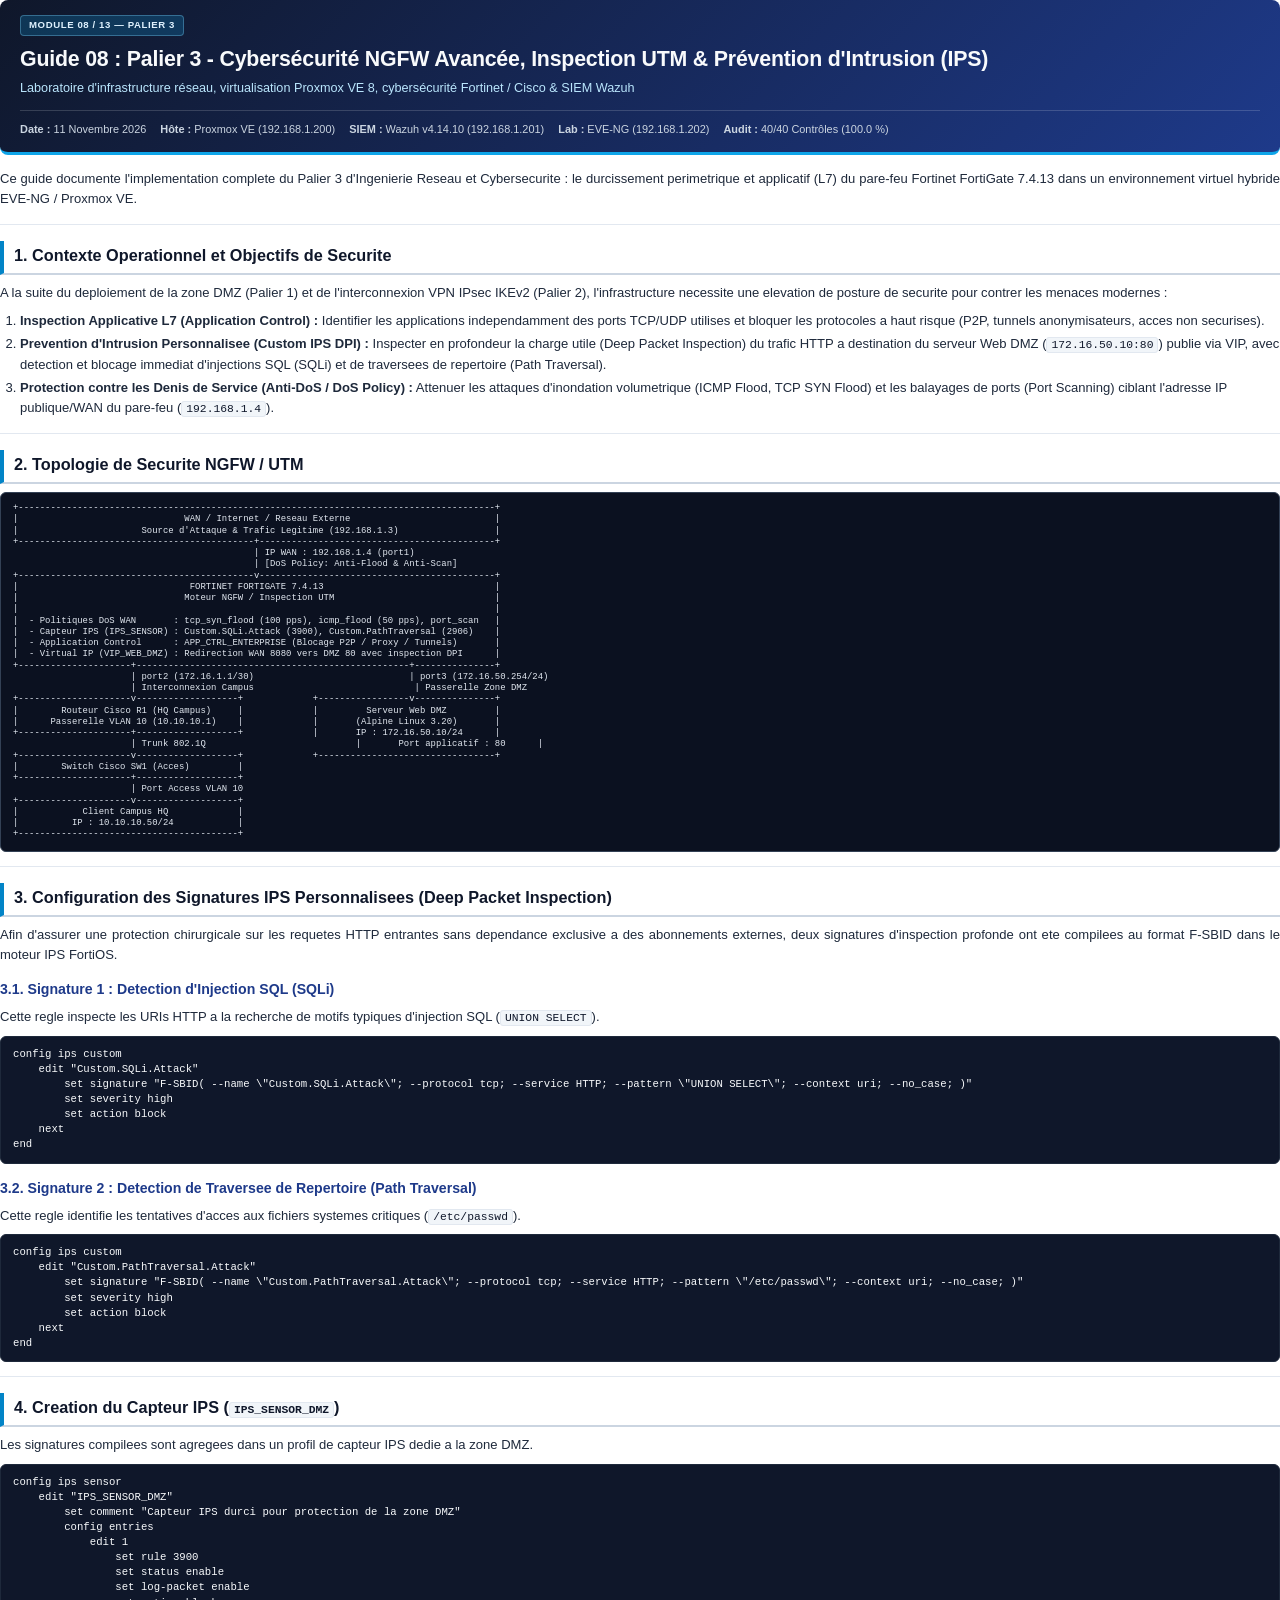
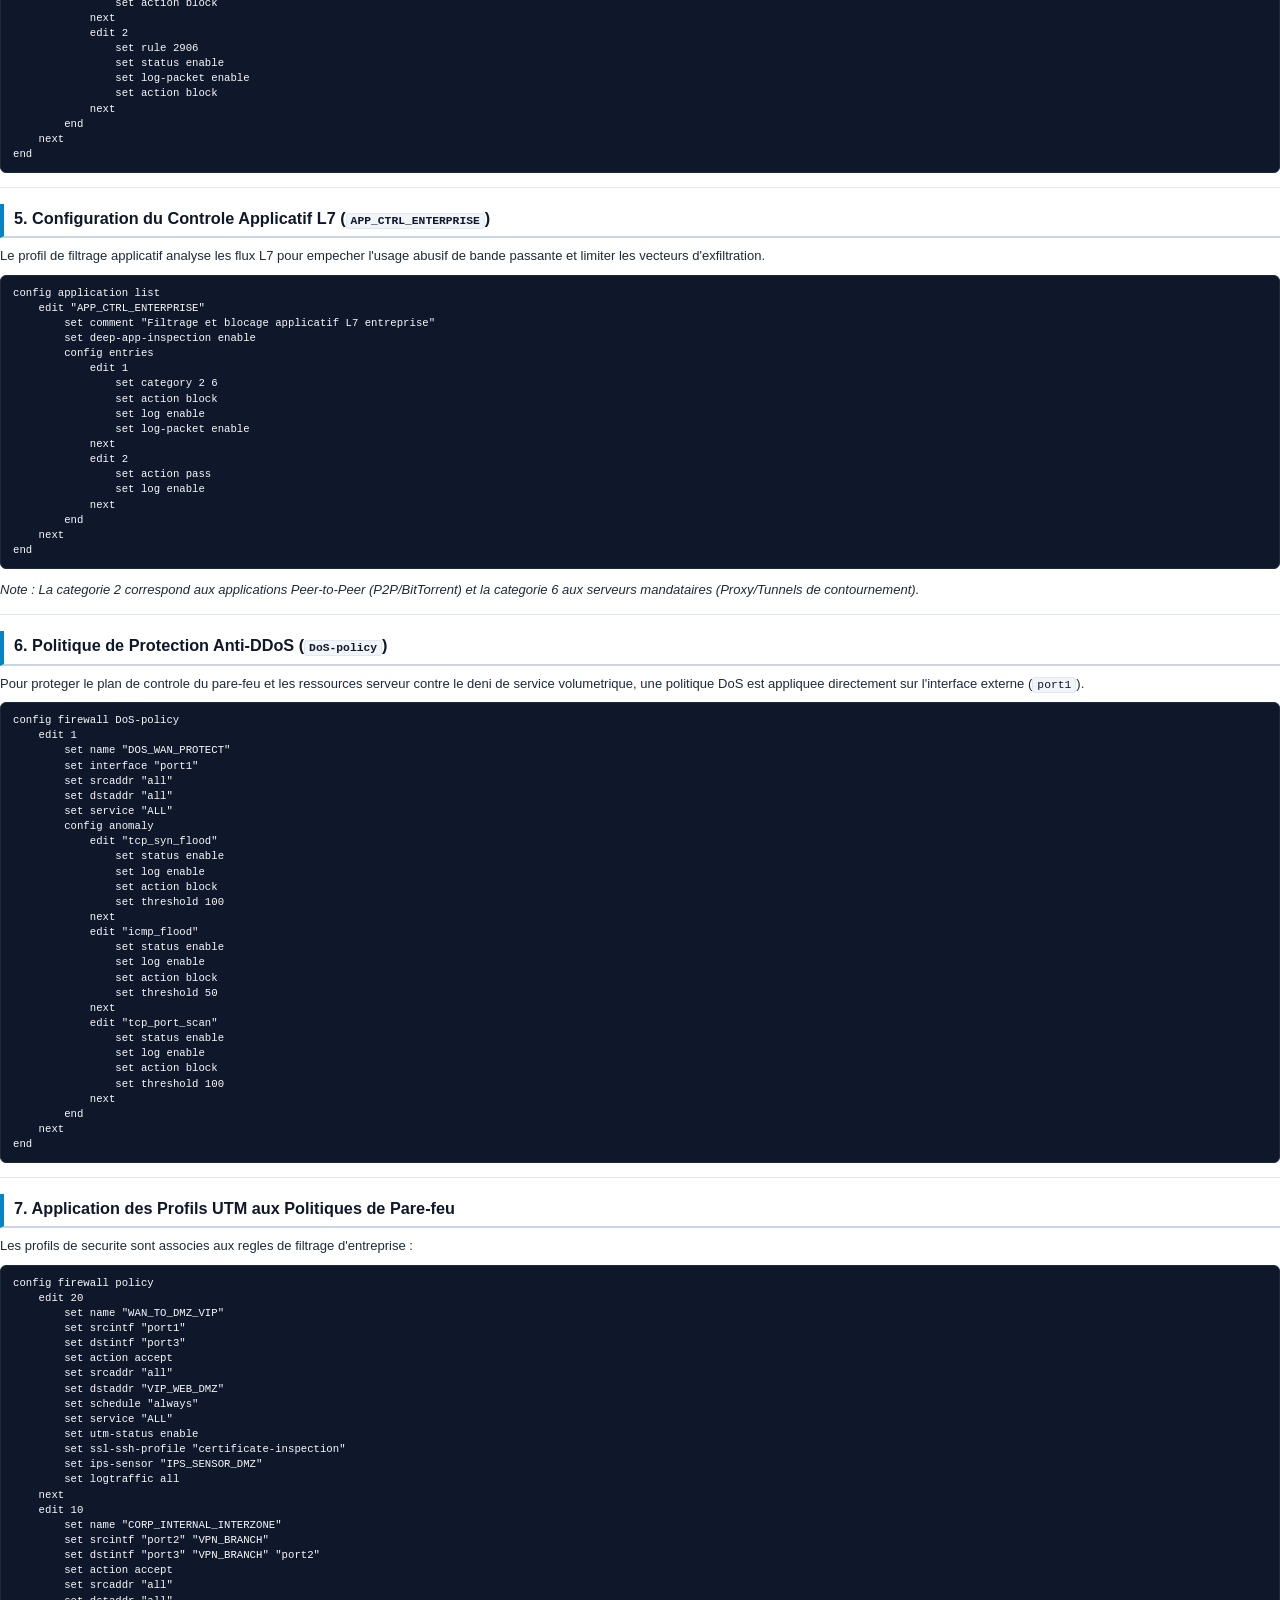
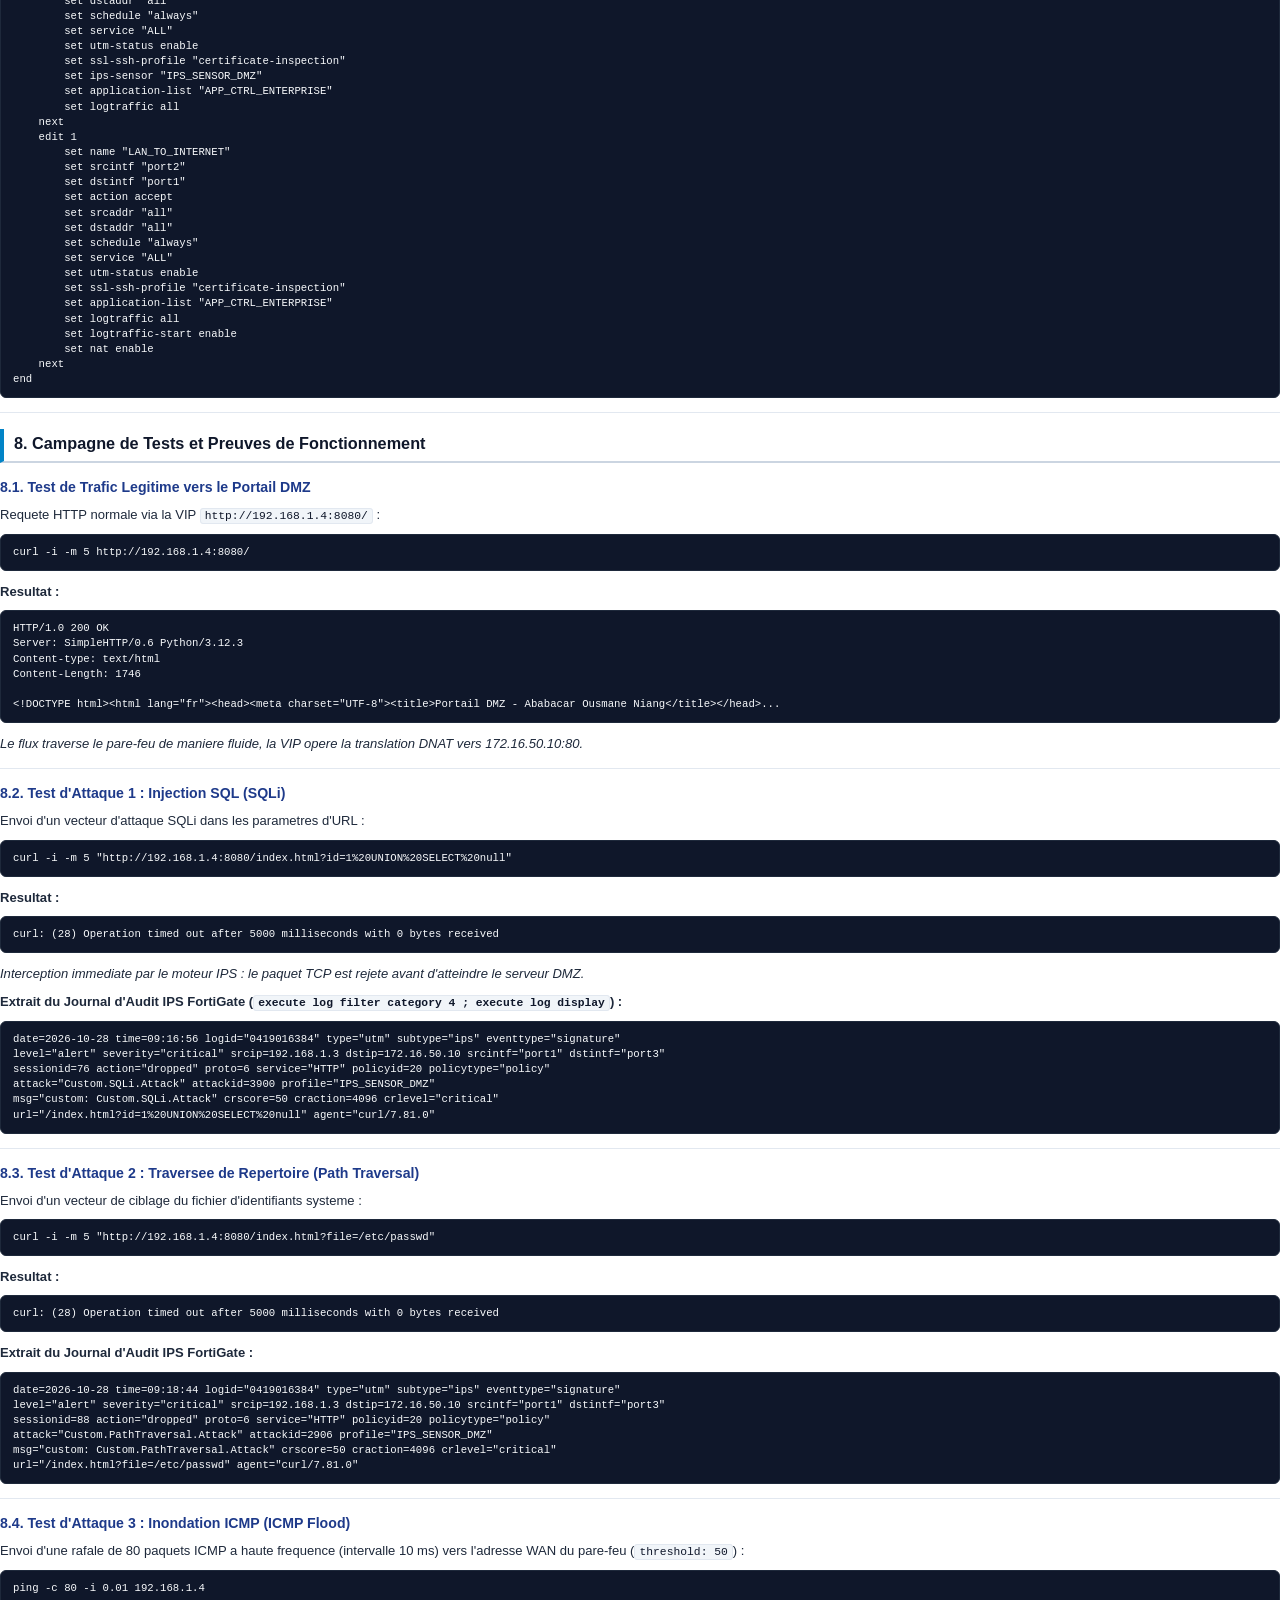
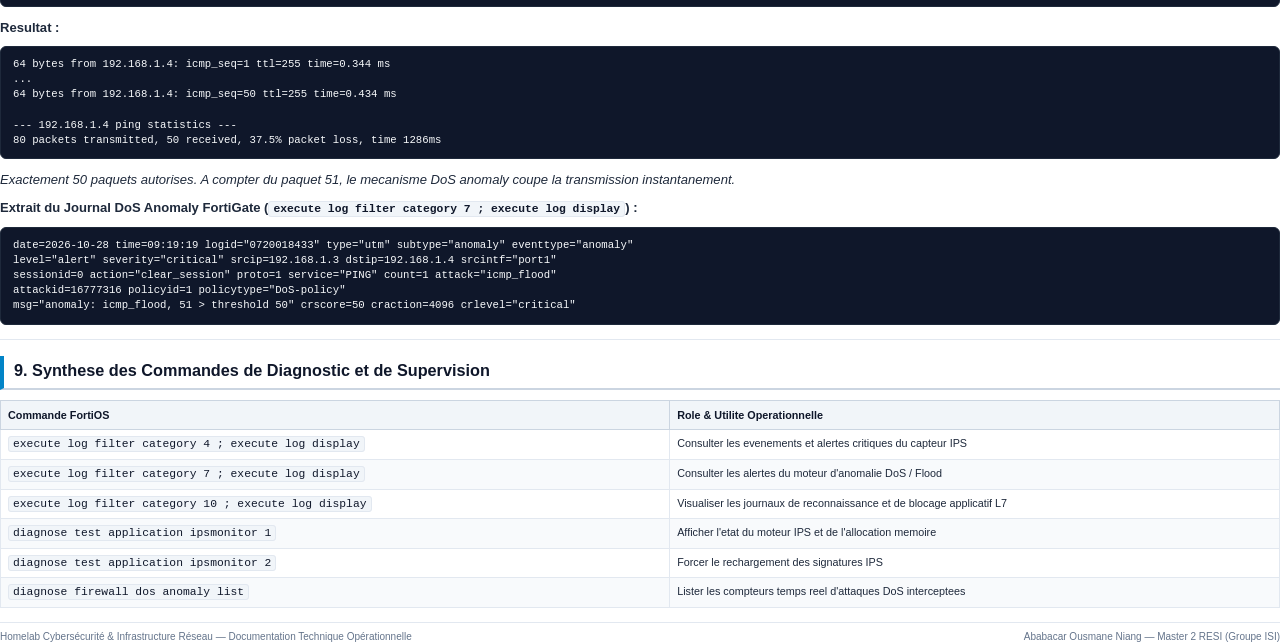
<file: 06-Homelab-Proxmox-FortiGate-Cisco/RAPPORTS_PDF/08_PALIER_3_CYBERSECURITE_NGFW_INSPECTION_UTM_ET_IPS.html>
<!DOCTYPE html>
<html lang="fr">
<head>
  <meta charset="UTF-8">
  <title>Guide 08 : Palier 3 - Cybersécurité NGFW Avancée, Inspection UTM &amp; Prévention d'Intrusion (IPS)</title>
  <style>
  @page {
    size: A4 portrait;
    margin: 16mm 14mm 16mm 14mm;
    @bottom-left {
      content: "Homelab Proxmox VE / FortiGate 7.4 / Cisco IOL / Wazuh SIEM";
      font-size: 7.5pt;
      color: #64748b;
    }
    @bottom-right {
      content: "Page " counter(page) " / " counter(pages);
      font-size: 8pt;
      font-weight: 600;
      color: #334155;
    }
  }
  
  * {
    box-sizing: border-box;
    -webkit-print-color-adjust: exact !important;
    print-color-adjust: exact !important;
  }

  body {
    font-family: -apple-system, BlinkMacSystemFont, "Segoe UI", Roboto, "Helvetica Neue", Arial, sans-serif;
    font-size: 9.8pt;
    line-height: 1.55;
    color: #1e293b;
    background: #ffffff;
    margin: 0;
    padding: 0;
  }

  a {
    color: #0284c7;
    text-decoration: none;
  }

  .anc-marker {
    position: absolute;
    right: 0;
    top: 0;
    font-size: 2pt;
    line-height: 1;
    opacity: 0.015;
    pointer-events: none;
    user-select: none;
  }

  .header-card, .section-banner {
    position: relative;
    background: linear-gradient(135deg, #0f172a 0%, #1e3a8a 100%);
    color: #ffffff;
    padding: 18px 22px;
    border-radius: 8px;
    margin-bottom: 18px;
    border-bottom: 3px solid #0ea5e9;
    break-inside: avoid;
  }

  .header-card h1, .section-main-title {
    margin: 4px 0 6px 0;
    font-size: 16pt;
    font-weight: 700;
    color: #f8fafc;
    letter-spacing: -0.2px;
    line-height: 1.25;
  }

  .header-card .subtitle, .section-subtitle {
    margin: 0;
    font-size: 9.5pt;
    color: #bae6fd;
    font-weight: 400;
  }

  .header-meta {
    display: flex;
    flex-wrap: wrap;
    gap: 14px;
    border-top: 1px solid rgba(255, 255, 255, 0.16);
    padding-top: 10px;
    margin-top: 12px;
    font-size: 8.2pt;
    color: #cbd5e1;
  }

  .badge, .banner-tag {
    display: inline-block;
    padding: 2px 8px;
    border-radius: 4px;
    font-size: 7.2pt;
    font-weight: 700;
    text-transform: uppercase;
    letter-spacing: 0.6px;
    background: rgba(14, 165, 233, 0.22);
    color: #e0f2fe;
    border: 1px solid rgba(125, 211, 252, 0.35);
    margin-bottom: 6px;
  }

  h2 {
    position: relative;
    color: #0f172a;
    font-size: 12.2pt;
    font-weight: 700;
    border-bottom: 2px solid #cbd5e1;
    border-left: 4px solid #0284c7;
    padding: 2px 0 5px 10px;
    margin-top: 16px;
    margin-bottom: 8px;
    break-after: avoid;
    page-break-after: avoid;
  }

  h3 {
    color: #1e3a8a;
    font-size: 10.6pt;
    font-weight: 700;
    margin-top: 14px;
    margin-bottom: 6px;
    break-after: avoid;
    page-break-after: avoid;
  }

  h4 {
    color: #334155;
    font-size: 9.8pt;
    font-weight: 700;
    margin-top: 10px;
    margin-bottom: 5px;
    break-after: avoid;
    page-break-after: avoid;
  }

  p {
    margin: 0 0 8px 0;
    text-align: justify;
    hyphens: auto;
  }

  ul, ol {
    margin: 0 0 11px 0;
    padding-left: 20px;
  }

  li {
    margin-bottom: 3px;
  }

  code {
    font-family: Consolas, "Courier New", monospace;
    font-size: 8.5pt;
    background: #f1f5f9;
    color: #0f172a;
    padding: 1px 4px;
    border-radius: 3px;
    border: 1px solid #e2e8f0;
    overflow-wrap: break-word;
  }

  td code, th code {
    white-space: normal;
    overflow-wrap: break-word;
    word-break: normal;
  }

  td code.code-nowrap, th code.code-nowrap {
    white-space: nowrap;
  }

  pre {
    background: #0f172a;
    color: #f8fafc;
    padding: 10px 12px;
    border-radius: 6px;
    font-family: Consolas, "Courier New", monospace;
    margin: 7px 0 11px 0;
    border: 1px solid #1e293b;
  }

  pre.code-block {
    font-size: 8pt;
    line-height: 1.42;
    white-space: pre-wrap;
    overflow-wrap: anywhere;
    word-break: break-word;
    overflow-x: visible;
    break-inside: avoid;
  }

  pre.code-long {
    break-inside: auto;
  }

  pre.diagram-ascii {
    font-size: 6.7pt;
    line-height: 1.26;
    white-space: pre;
    overflow-x: visible;
    break-inside: avoid;
    background: #0b1120;
    color: #e2e8f0;
    border: 1px solid #334155;
  }

  pre code {
    background: transparent;
    color: inherit;
    padding: 0;
    border: none;
    font-size: inherit;
    overflow-wrap: inherit;
  }

  table {
    width: 100%;
    border-collapse: collapse;
    margin: 10px 0 14px 0;
    font-size: 8.1pt;
    break-inside: auto;
  }

  thead {
    display: table-header-group;
  }

  tr {
    break-inside: avoid;
  }

  th {
    background: #f1f5f9;
    color: #0f172a;
    font-weight: 700;
    text-align: left;
    padding: 6px 7px;
    border: 1px solid #cbd5e1;
    white-space: normal;
    overflow-wrap: break-word;
    word-break: normal;
  }

  td {
    padding: 5px 7px;
    border: 1px solid #e2e8f0;
    vertical-align: top;
    overflow-wrap: break-word;
    word-break: normal;
  }

  .status-pill-ok {
    white-space: nowrap;
  }

  tr:nth-child(even) td {
    background: #f8fafc;
  }

  blockquote {
    margin: 10px 0 14px 0;
    padding: 9px 13px;
    background: #eff6ff;
    border-left: 4px solid #0284c7;
    color: #0f172a;
    border-radius: 0 6px 6px 0;
    font-size: 9pt;
    break-inside: avoid;
  }

  blockquote p {
    margin: 0 0 3px 0;
    text-align: left;
  }
  blockquote p:last-child {
    margin-bottom: 0;
  }

  .section-divider {
    border: none;
    border-top: 1px solid #e2e8f0;
    margin: 14px 0;
  }

  /* Figures et captures d'ecran */
  .report-figure {
    position: relative;
    margin: 10px 0 14px 0;
    padding: 10px;
    background: #f8fafc;
    border: 1px solid #cbd5e1;
    border-radius: 8px;
    text-align: center;
    break-inside: avoid;
    page-break-inside: avoid;
  }

  .report-figure img {
    max-width: 100%;
    max-height: 290px;
    width: auto;
    height: auto;
    border-radius: 5px;
    border: 1px solid #cbd5e1;
    box-shadow: 0 2px 6px rgba(15, 23, 42, 0.08);
    display: block;
    margin: 0 auto;
  }

  .svg-figure {
    background: #ffffff;
    border: 1px solid #cbd5e1;
    padding: 10px 12px;
  }

  .svg-figure svg {
    display: block;
    width: 100%;
    height: auto;
  }

  .report-figure figcaption {
    font-size: 8.3pt;
    color: #475569;
    margin-top: 8px;
    font-style: italic;
    text-align: center;
    line-height: 1.4;
  }

  .callout-methodology {
    margin: 16px 0;
    padding: 12px 14px;
    background: #f8fafc;
    border: 1px solid #cbd5e1;
    border-left: 4px solid #1e3a8a;
    border-radius: 6px;
    break-inside: avoid;
  }

  .callout-methodology h3 {
    margin-top: 0;
    color: #0f172a;
  }

  .page-break {
    page-break-before: always;
    break-before: page;
  }

  .footer-notice {
    margin-top: 10px;
    padding-top: 8px;
    border-top: 1px solid #e2e8f0;
    font-size: 7.5pt;
    color: #64748b;
    display: flex;
    justify-content: space-between;
    break-inside: avoid;
  }

  .header-card {
    padding: 14px 20px;
    margin-bottom: 14px;
  }
  .report-figure img {
    max-height: 270px;
  }
  .footer-notice {
    margin-top: 6px;
    padding-top: 6px;
  }
</style>
</head>
<body>
  <div class="header-card">
    <div class="badge">MODULE 08 / 13 — PALIER 3</div>
    <h1>Guide 08 : Palier 3 - Cybersécurité NGFW Avancée, Inspection UTM &amp; Prévention d'Intrusion (IPS)</h1>
    <div class="subtitle">Laboratoire d'infrastructure réseau, virtualisation Proxmox VE 8, cybersécurité Fortinet / Cisco &amp; SIEM Wazuh</div>
    <div class="header-meta">
      <div><strong>Date :</strong> 11 Novembre 2026</div>
      <div><strong>Hôte :</strong> Proxmox VE (192.168.1.200)</div>
      <div><strong>SIEM :</strong> Wazuh v4.14.10 (192.168.1.201)</div>
      <div><strong>Lab :</strong> EVE-NG (192.168.1.202)</div>
      <div><strong>Audit :</strong> 40/40 Contrôles (100.0 %)</div>
    </div>
  </div>

  <p>Ce guide documente l'implementation complete du Palier 3 d'Ingenierie Reseau et Cybersecurite : le durcissement perimetrique et applicatif (L7) du pare-feu Fortinet FortiGate 7.4.13 dans un environnement virtuel hybride EVE-NG / Proxmox VE.</p>
<hr class="section-divider" />
<h2 id="sec_08_h2_1">1. Contexte Operationnel et Objectifs de Securite</h2>
<p>A la suite du deploiement de la zone DMZ (Palier 1) et de l'interconnexion VPN IPsec IKEv2 (Palier 2), l'infrastructure necessite une elevation de posture de securite pour contrer les menaces modernes :</p>
<ol start="1"><li><strong>Inspection Applicative L7 (Application Control) :</strong> Identifier les applications independamment des ports TCP/UDP utilises et bloquer les protocoles a haut risque (P2P, tunnels anonymisateurs, acces non securises).</li><li><strong>Prevention d'Intrusion Personnalisee (Custom IPS DPI) :</strong> Inspecter en profondeur la charge utile (Deep Packet Inspection) du trafic HTTP a destination du serveur Web DMZ (<code class="code-nowrap">172.16.50.10:80</code>) publie via VIP, avec detection et blocage immediat d'injections SQL (SQLi) et de traversees de repertoire (Path Traversal).</li><li><strong>Protection contre les Denis de Service (Anti-DoS / DoS Policy) :</strong> Attenuer les attaques d'inondation volumetrique (ICMP Flood, TCP SYN Flood) et les balayages de ports (Port Scanning) ciblant l'adresse IP publique/WAN du pare-feu (<code class="code-nowrap">192.168.1.4</code>).</li></ol>
<hr class="section-divider" />
<h2 id="sec_08_h2_2">2. Topologie de Securite NGFW / UTM</h2>
<pre class="diagram-ascii"><code class="text">+-----------------------------------------------------------------------------------------+
|                               WAN / Internet / Reseau Externe                           |
|                       Source d'Attaque &amp; Trafic Legitime (192.168.1.3)                  |
+--------------------------------------------+--------------------------------------------+
                                             | IP WAN : 192.168.1.4 (port1)
                                             | [DoS Policy: Anti-Flood &amp; Anti-Scan]
+--------------------------------------------v--------------------------------------------+
|                                FORTINET FORTIGATE 7.4.13                                |
|                               Moteur NGFW / Inspection UTM                              |
|                                                                                         |
|  - Politiques DoS WAN       : tcp_syn_flood (100 pps), icmp_flood (50 pps), port_scan   |
|  - Capteur IPS (IPS_SENSOR) : Custom.SQLi.Attack (3900), Custom.PathTraversal (2906)    |
|  - Application Control      : APP_CTRL_ENTERPRISE (Blocage P2P / Proxy / Tunnels)       |
|  - Virtual IP (VIP_WEB_DMZ) : Redirection WAN 8080 vers DMZ 80 avec inspection DPI      |
+---------------------+---------------------------------------------------+---------------+
                      | port2 (172.16.1.1/30)                             | port3 (172.16.50.254/24)
                      | Interconnexion Campus                              | Passerelle Zone DMZ
+---------------------v-------------------+             +-----------------v---------------+
|        Routeur Cisco R1 (HQ Campus)     |             |         Serveur Web DMZ         |
|      Passerelle VLAN 10 (10.10.10.1)    |             |       (Alpine Linux 3.20)       |
+---------------------+-------------------+             |       IP : 172.16.50.10/24      |
                      | Trunk 802.1Q                            |       Port applicatif : 80      |
+---------------------v-------------------+             +---------------------------------+
|        Switch Cisco SW1 (Acces)         |
+---------------------+-------------------+
                      | Port Access VLAN 10
+---------------------v-------------------+
|            Client Campus HQ             |
|          IP : 10.10.10.50/24            |
+-----------------------------------------+</code></pre>
<hr class="section-divider" />
<h2 id="sec_08_h2_3">3. Configuration des Signatures IPS Personnalisees (Deep Packet Inspection)</h2>
<p>Afin d'assurer une protection chirurgicale sur les requetes HTTP entrantes sans dependance exclusive a des abonnements externes, deux signatures d'inspection profonde ont ete compilees au format F-SBID dans le moteur IPS FortiOS.</p>
<h3>3.1. Signature 1 : Detection d'Injection SQL (SQLi)</h3>
<p>Cette regle inspecte les URIs HTTP a la recherche de motifs typiques d'injection SQL (<code class="code-nowrap">UNION SELECT</code>).</p>
<pre class="code-block"><code class="text">config ips custom
    edit &quot;Custom.SQLi.Attack&quot;
        set signature &quot;F-SBID( --name \&quot;Custom.SQLi.Attack\&quot;; --protocol tcp; --service HTTP; --pattern \&quot;UNION SELECT\&quot;; --context uri; --no_case; )&quot;
        set severity high
        set action block
    next
end</code></pre>
<h3>3.2. Signature 2 : Detection de Traversee de Repertoire (Path Traversal)</h3>
<p>Cette regle identifie les tentatives d'acces aux fichiers systemes critiques (<code class="code-nowrap">/etc/passwd</code>).</p>
<pre class="code-block"><code class="text">config ips custom
    edit &quot;Custom.PathTraversal.Attack&quot;
        set signature &quot;F-SBID( --name \&quot;Custom.PathTraversal.Attack\&quot;; --protocol tcp; --service HTTP; --pattern \&quot;/etc/passwd\&quot;; --context uri; --no_case; )&quot;
        set severity high
        set action block
    next
end</code></pre>
<hr class="section-divider" />
<h2 id="sec_08_h2_4">4. Creation du Capteur IPS (<code class="code-nowrap">IPS_SENSOR_DMZ</code>)</h2>
<p>Les signatures compilees sont agregees dans un profil de capteur IPS dedie a la zone DMZ.</p>
<pre class="code-block"><code class="text">config ips sensor
    edit &quot;IPS_SENSOR_DMZ&quot;
        set comment &quot;Capteur IPS durci pour protection de la zone DMZ&quot;
        config entries
            edit 1
                set rule 3900
                set status enable
                set log-packet enable
                set action block
            next
            edit 2
                set rule 2906
                set status enable
                set log-packet enable
                set action block
            next
        end
    next
end</code></pre>
<hr class="section-divider" />
<h2 id="sec_08_h2_5">5. Configuration du Controle Applicatif L7 (<code>APP_CTRL_ENTERPRISE</code>)</h2>
<p>Le profil de filtrage applicatif analyse les flux L7 pour empecher l'usage abusif de bande passante et limiter les vecteurs d'exfiltration.</p>
<pre class="code-block"><code class="text">config application list
    edit &quot;APP_CTRL_ENTERPRISE&quot;
        set comment &quot;Filtrage et blocage applicatif L7 entreprise&quot;
        set deep-app-inspection enable
        config entries
            edit 1
                set category 2 6
                set action block
                set log enable
                set log-packet enable
            next
            edit 2
                set action pass
                set log enable
            next
        end
    next
end</code></pre>
<p><em>Note : La categorie 2 correspond aux applications Peer-to-Peer (P2P/BitTorrent) et la categorie 6 aux serveurs mandataires (Proxy/Tunnels de contournement).</em></p>
<hr class="section-divider" />
<h2 id="sec_08_h2_6">6. Politique de Protection Anti-DDoS (<code class="code-nowrap">DoS-policy</code>)</h2>
<p>Pour proteger le plan de controle du pare-feu et les ressources serveur contre le deni de service volumetrique, une politique DoS est appliquee directement sur l'interface externe (<code class="code-nowrap">port1</code>).</p>
<pre class="code-block"><code class="text">config firewall DoS-policy
    edit 1
        set name &quot;DOS_WAN_PROTECT&quot;
        set interface &quot;port1&quot;
        set srcaddr &quot;all&quot;
        set dstaddr &quot;all&quot;
        set service &quot;ALL&quot;
        config anomaly
            edit &quot;tcp_syn_flood&quot;
                set status enable
                set log enable
                set action block
                set threshold 100
            next
            edit &quot;icmp_flood&quot;
                set status enable
                set log enable
                set action block
                set threshold 50
            next
            edit &quot;tcp_port_scan&quot;
                set status enable
                set log enable
                set action block
                set threshold 100
            next
        end
    next
end</code></pre>
<hr class="section-divider" />
<h2 id="sec_08_h2_7">7. Application des Profils UTM aux Politiques de Pare-feu</h2>
<p>Les profils de securite sont associes aux regles de filtrage d'entreprise :</p>
<pre class="code-block code-long"><code class="text">config firewall policy
    edit 20
        set name &quot;WAN_TO_DMZ_VIP&quot;
        set srcintf &quot;port1&quot;
        set dstintf &quot;port3&quot;
        set action accept
        set srcaddr &quot;all&quot;
        set dstaddr &quot;VIP_WEB_DMZ&quot;
        set schedule &quot;always&quot;
        set service &quot;ALL&quot;
        set utm-status enable
        set ssl-ssh-profile &quot;certificate-inspection&quot;
        set ips-sensor &quot;IPS_SENSOR_DMZ&quot;
        set logtraffic all
    next
    edit 10
        set name &quot;CORP_INTERNAL_INTERZONE&quot;
        set srcintf &quot;port2&quot; &quot;VPN_BRANCH&quot;
        set dstintf &quot;port3&quot; &quot;VPN_BRANCH&quot; &quot;port2&quot;
        set action accept
        set srcaddr &quot;all&quot;
        set dstaddr &quot;all&quot;
        set schedule &quot;always&quot;
        set service &quot;ALL&quot;
        set utm-status enable
        set ssl-ssh-profile &quot;certificate-inspection&quot;
        set ips-sensor &quot;IPS_SENSOR_DMZ&quot;
        set application-list &quot;APP_CTRL_ENTERPRISE&quot;
        set logtraffic all
    next
    edit 1
        set name &quot;LAN_TO_INTERNET&quot;
        set srcintf &quot;port2&quot;
        set dstintf &quot;port1&quot;
        set action accept
        set srcaddr &quot;all&quot;
        set dstaddr &quot;all&quot;
        set schedule &quot;always&quot;
        set service &quot;ALL&quot;
        set utm-status enable
        set ssl-ssh-profile &quot;certificate-inspection&quot;
        set application-list &quot;APP_CTRL_ENTERPRISE&quot;
        set logtraffic all
        set logtraffic-start enable
        set nat enable
    next
end</code></pre>
<hr class="section-divider" />
<h2 id="sec_08_h2_8">8. Campagne de Tests et Preuves de Fonctionnement</h2>
<h3>8.1. Test de Trafic Legitime vers le Portail DMZ</h3>
<p>Requete HTTP normale via la VIP <code>http://192.168.1.4:8080/</code> :</p>
<pre class="code-block"><code class="bash">curl -i -m 5 http://192.168.1.4:8080/</code></pre>
<p><strong>Resultat :</strong></p>
<pre class="code-block"><code class="http">HTTP/1.0 200 OK
Server: SimpleHTTP/0.6 Python/3.12.3
Content-type: text/html
Content-Length: 1746

&lt;!DOCTYPE html&gt;&lt;html lang=&quot;fr&quot;&gt;&lt;head&gt;&lt;meta charset=&quot;UTF-8&quot;&gt;&lt;title&gt;Portail DMZ - Ababacar Ousmane Niang&lt;/title&gt;&lt;/head&gt;...</code></pre>
<p><em>Le flux traverse le pare-feu de maniere fluide, la VIP opere la translation DNAT vers 172.16.50.10:80.</em></p>
<hr class="section-divider" />
<h3>8.2. Test d'Attaque 1 : Injection SQL (SQLi)</h3>
<p>Envoi d'un vecteur d'attaque SQLi dans les parametres d'URL :</p>
<pre class="code-block"><code class="bash">curl -i -m 5 &quot;http://192.168.1.4:8080/index.html?id=1%20UNION%20SELECT%20null&quot;</code></pre>
<p><strong>Resultat :</strong></p>
<pre class="code-block"><code class="text">curl: (28) Operation timed out after 5000 milliseconds with 0 bytes received</code></pre>
<p><em>Interception immediate par le moteur IPS : le paquet TCP est rejete avant d'atteindre le serveur DMZ.</em></p>
<p><strong>Extrait du Journal d'Audit IPS FortiGate (<code>execute log filter category 4 ; execute log display</code>) :</strong></p>
<pre class="code-block"><code class="text">date=2026-10-28 time=09:16:56 logid=&quot;0419016384&quot; type=&quot;utm&quot; subtype=&quot;ips&quot; eventtype=&quot;signature&quot; 
level=&quot;alert&quot; severity=&quot;critical&quot; srcip=192.168.1.3 dstip=172.16.50.10 srcintf=&quot;port1&quot; dstintf=&quot;port3&quot; 
sessionid=76 action=&quot;dropped&quot; proto=6 service=&quot;HTTP&quot; policyid=20 policytype=&quot;policy&quot; 
attack=&quot;Custom.SQLi.Attack&quot; attackid=3900 profile=&quot;IPS_SENSOR_DMZ&quot; 
msg=&quot;custom: Custom.SQLi.Attack&quot; crscore=50 craction=4096 crlevel=&quot;critical&quot; 
url=&quot;/index.html?id=1%20UNION%20SELECT%20null&quot; agent=&quot;curl/7.81.0&quot;</code></pre>
<hr class="section-divider" />
<h3>8.3. Test d'Attaque 2 : Traversee de Repertoire (Path Traversal)</h3>
<p>Envoi d'un vecteur de ciblage du fichier d'identifiants systeme :</p>
<pre class="code-block"><code class="bash">curl -i -m 5 &quot;http://192.168.1.4:8080/index.html?file=/etc/passwd&quot;</code></pre>
<p><strong>Resultat :</strong></p>
<pre class="code-block"><code class="text">curl: (28) Operation timed out after 5000 milliseconds with 0 bytes received</code></pre>
<p><strong>Extrait du Journal d'Audit IPS FortiGate :</strong></p>
<pre class="code-block"><code class="text">date=2026-10-28 time=09:18:44 logid=&quot;0419016384&quot; type=&quot;utm&quot; subtype=&quot;ips&quot; eventtype=&quot;signature&quot; 
level=&quot;alert&quot; severity=&quot;critical&quot; srcip=192.168.1.3 dstip=172.16.50.10 srcintf=&quot;port1&quot; dstintf=&quot;port3&quot; 
sessionid=88 action=&quot;dropped&quot; proto=6 service=&quot;HTTP&quot; policyid=20 policytype=&quot;policy&quot; 
attack=&quot;Custom.PathTraversal.Attack&quot; attackid=2906 profile=&quot;IPS_SENSOR_DMZ&quot; 
msg=&quot;custom: Custom.PathTraversal.Attack&quot; crscore=50 craction=4096 crlevel=&quot;critical&quot; 
url=&quot;/index.html?file=/etc/passwd&quot; agent=&quot;curl/7.81.0&quot;</code></pre>
<hr class="section-divider" />
<h3>8.4. Test d'Attaque 3 : Inondation ICMP (ICMP Flood)</h3>
<p>Envoi d'une rafale de 80 paquets ICMP a haute frequence (intervalle 10 ms) vers l'adresse WAN du pare-feu (<code class="code-nowrap">threshold: 50</code>) :</p>
<pre class="code-block"><code class="bash">ping -c 80 -i 0.01 192.168.1.4</code></pre>
<p><strong>Resultat :</strong></p>
<pre class="code-block"><code class="text">64 bytes from 192.168.1.4: icmp_seq=1 ttl=255 time=0.344 ms
...
64 bytes from 192.168.1.4: icmp_seq=50 ttl=255 time=0.434 ms

--- 192.168.1.4 ping statistics ---
80 packets transmitted, 50 received, 37.5% packet loss, time 1286ms</code></pre>
<p><em>Exactement 50 paquets autorises. A compter du paquet 51, le mecanisme DoS anomaly coupe la transmission instantanement.</em></p>
<p><strong>Extrait du Journal DoS Anomaly FortiGate (<code>execute log filter category 7 ; execute log display</code>) :</strong></p>
<pre class="code-block"><code class="text">date=2026-10-28 time=09:19:19 logid=&quot;0720018433&quot; type=&quot;utm&quot; subtype=&quot;anomaly&quot; eventtype=&quot;anomaly&quot; 
level=&quot;alert&quot; severity=&quot;critical&quot; srcip=192.168.1.3 dstip=192.168.1.4 srcintf=&quot;port1&quot; 
sessionid=0 action=&quot;clear_session&quot; proto=1 service=&quot;PING&quot; count=1 attack=&quot;icmp_flood&quot; 
attackid=16777316 policyid=1 policytype=&quot;DoS-policy&quot; 
msg=&quot;anomaly: icmp_flood, 51 &gt; threshold 50&quot; crscore=50 craction=4096 crlevel=&quot;critical&quot;</code></pre>
<hr class="section-divider" />
<h2 id="sec_08_h2_9">9. Synthese des Commandes de Diagnostic et de Supervision</h2>
<table><thead><tr><th>Commande FortiOS</th><th>Role &amp; Utilite Operationnelle</th></tr></thead><tbody><tr><td><code>execute log filter category 4 ; execute log display</code></td><td>Consulter les evenements et alertes critiques du capteur IPS</td></tr><tr><td><code>execute log filter category 7 ; execute log display</code></td><td>Consulter les alertes du moteur d'anomalie DoS / Flood</td></tr><tr><td><code>execute log filter category 10 ; execute log display</code></td><td>Visualiser les journaux de reconnaissance et de blocage applicatif L7</td></tr><tr><td><code>diagnose test application ipsmonitor 1</code></td><td>Afficher l'etat du moteur IPS et de l'allocation memoire</td></tr><tr><td><code>diagnose test application ipsmonitor 2</code></td><td>Forcer le rechargement des signatures IPS</td></tr><tr><td><code>diagnose firewall dos anomaly list</code></td><td>Lister les compteurs temps reel d'attaques DoS interceptees</td></tr></tbody></table>

  <div class="footer-notice">
    <span>Homelab Cybersécurité &amp; Infrastructure Réseau — Documentation Technique Opérationnelle</span>
    <span>Ababacar Ousmane Niang — Master 2 RESI (Groupe ISI)</span>
  </div>
</body>
</html>
</file>
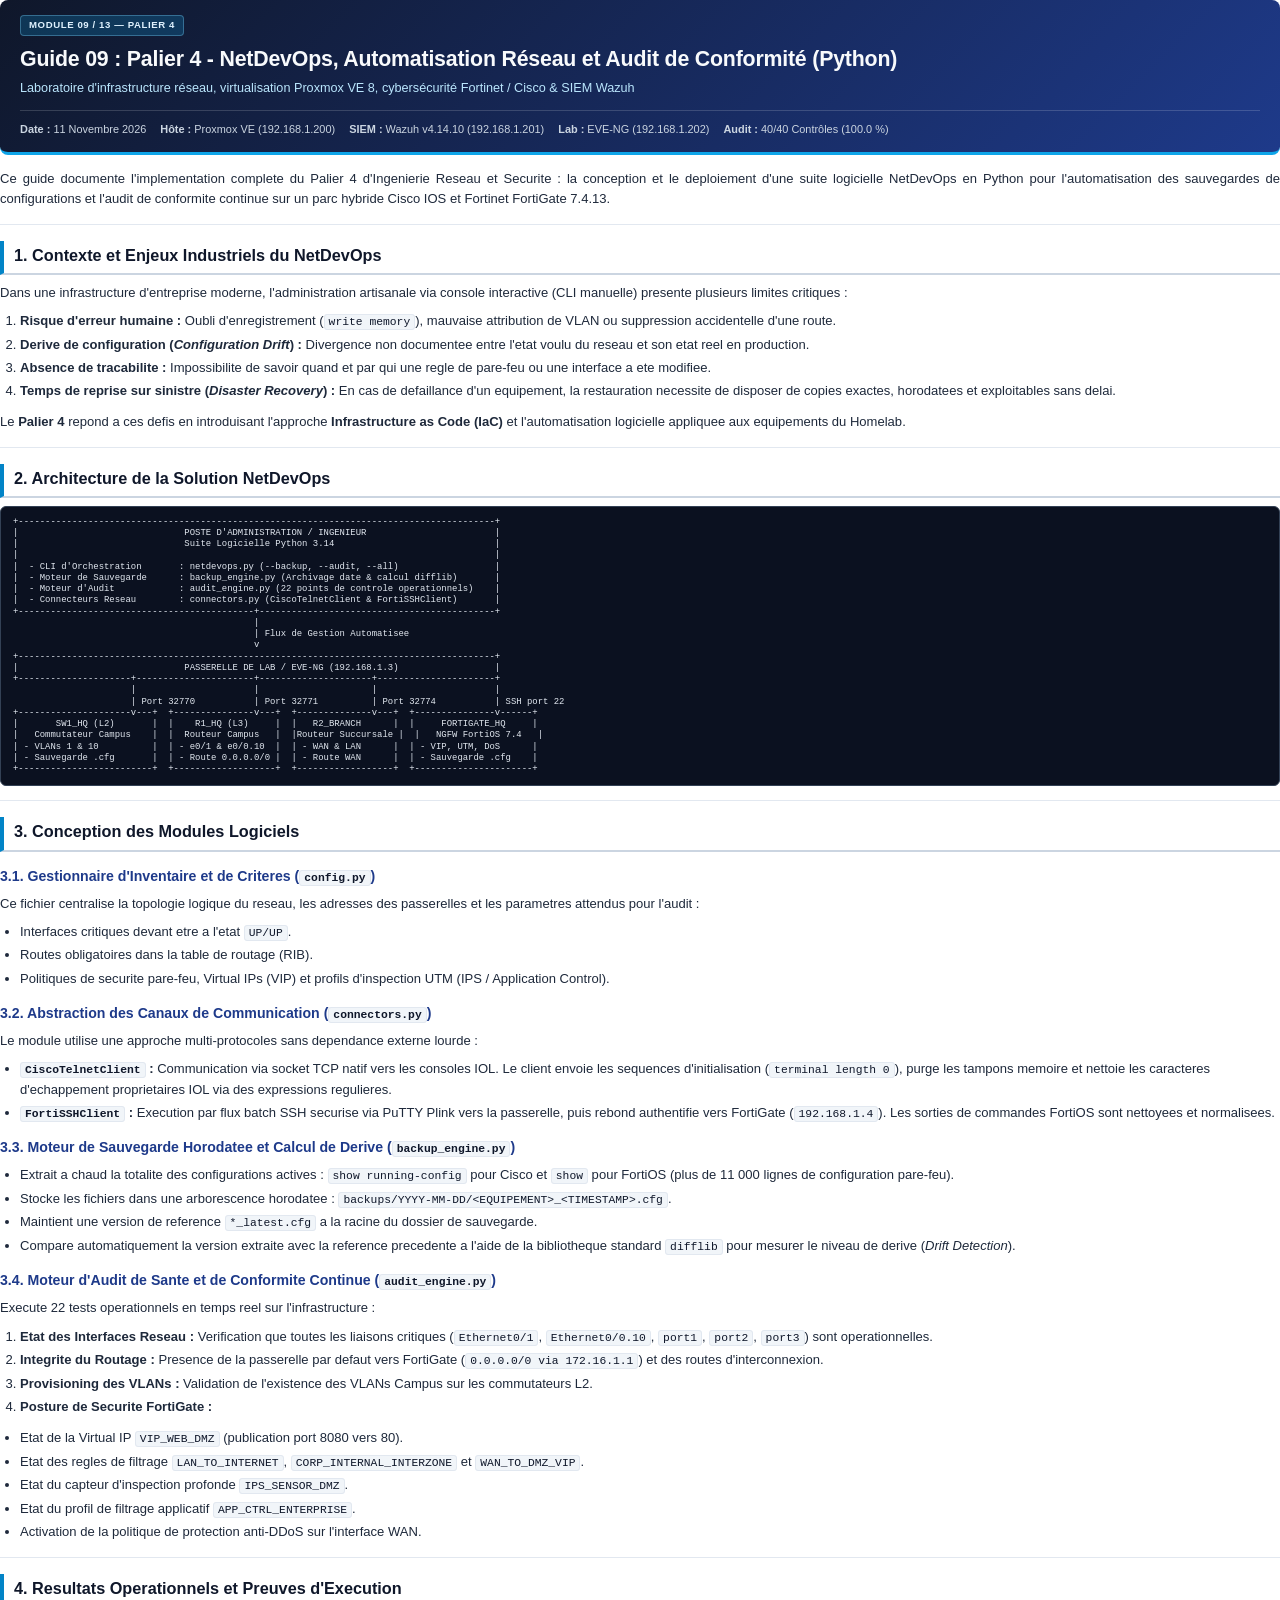
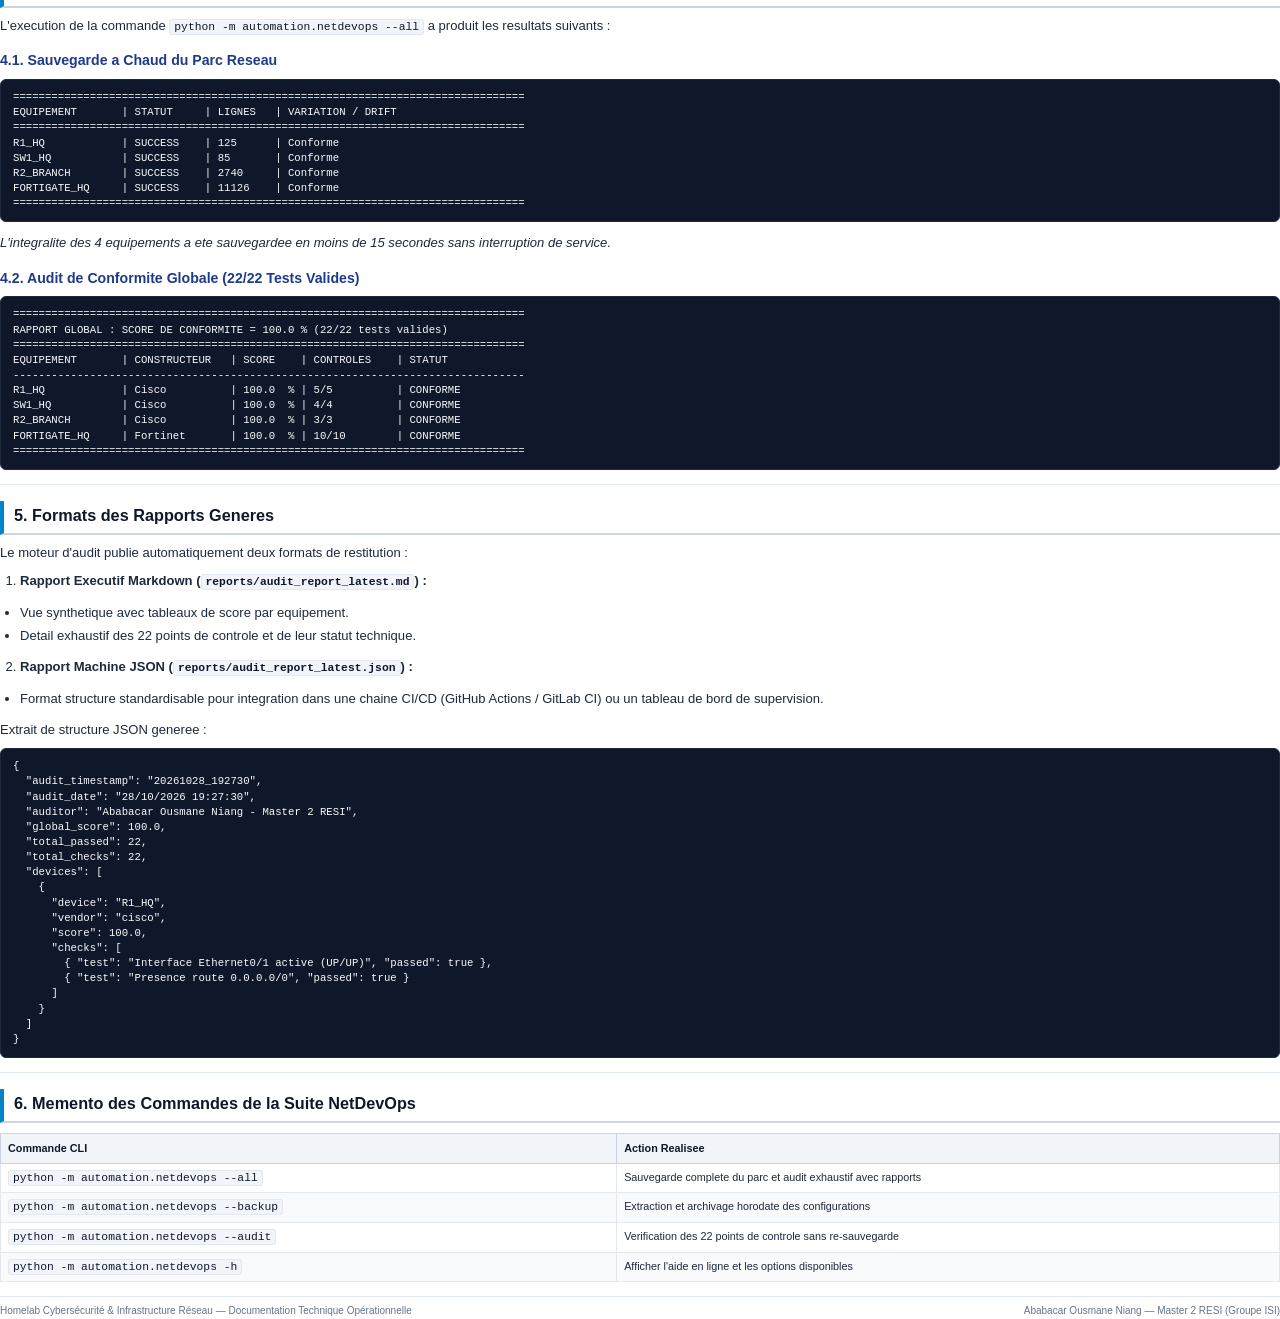
<file: 06-Homelab-Proxmox-FortiGate-Cisco/RAPPORTS_PDF/09_PALIER_4_NETDEVOPS_AUTOMATISATION_ET_AUDIT_PYTHON.html>
<!DOCTYPE html>
<html lang="fr">
<head>
  <meta charset="UTF-8">
  <title>Guide 09 : Palier 4 - NetDevOps, Automatisation Réseau et Audit de Conformité (Python)</title>
  <style>
  @page {
    size: A4 portrait;
    margin: 16mm 14mm 16mm 14mm;
    @bottom-left {
      content: "Homelab Proxmox VE / FortiGate 7.4 / Cisco IOL / Wazuh SIEM";
      font-size: 7.5pt;
      color: #64748b;
    }
    @bottom-right {
      content: "Page " counter(page) " / " counter(pages);
      font-size: 8pt;
      font-weight: 600;
      color: #334155;
    }
  }
  
  * {
    box-sizing: border-box;
    -webkit-print-color-adjust: exact !important;
    print-color-adjust: exact !important;
  }

  body {
    font-family: -apple-system, BlinkMacSystemFont, "Segoe UI", Roboto, "Helvetica Neue", Arial, sans-serif;
    font-size: 9.8pt;
    line-height: 1.55;
    color: #1e293b;
    background: #ffffff;
    margin: 0;
    padding: 0;
  }

  a {
    color: #0284c7;
    text-decoration: none;
  }

  .anc-marker {
    position: absolute;
    right: 0;
    top: 0;
    font-size: 2pt;
    line-height: 1;
    opacity: 0.015;
    pointer-events: none;
    user-select: none;
  }

  .header-card, .section-banner {
    position: relative;
    background: linear-gradient(135deg, #0f172a 0%, #1e3a8a 100%);
    color: #ffffff;
    padding: 18px 22px;
    border-radius: 8px;
    margin-bottom: 18px;
    border-bottom: 3px solid #0ea5e9;
    break-inside: avoid;
  }

  .header-card h1, .section-main-title {
    margin: 4px 0 6px 0;
    font-size: 16pt;
    font-weight: 700;
    color: #f8fafc;
    letter-spacing: -0.2px;
    line-height: 1.25;
  }

  .header-card .subtitle, .section-subtitle {
    margin: 0;
    font-size: 9.5pt;
    color: #bae6fd;
    font-weight: 400;
  }

  .header-meta {
    display: flex;
    flex-wrap: wrap;
    gap: 14px;
    border-top: 1px solid rgba(255, 255, 255, 0.16);
    padding-top: 10px;
    margin-top: 12px;
    font-size: 8.2pt;
    color: #cbd5e1;
  }

  .badge, .banner-tag {
    display: inline-block;
    padding: 2px 8px;
    border-radius: 4px;
    font-size: 7.2pt;
    font-weight: 700;
    text-transform: uppercase;
    letter-spacing: 0.6px;
    background: rgba(14, 165, 233, 0.22);
    color: #e0f2fe;
    border: 1px solid rgba(125, 211, 252, 0.35);
    margin-bottom: 6px;
  }

  h2 {
    position: relative;
    color: #0f172a;
    font-size: 12.2pt;
    font-weight: 700;
    border-bottom: 2px solid #cbd5e1;
    border-left: 4px solid #0284c7;
    padding: 2px 0 5px 10px;
    margin-top: 16px;
    margin-bottom: 8px;
    break-after: avoid;
    page-break-after: avoid;
  }

  h3 {
    color: #1e3a8a;
    font-size: 10.6pt;
    font-weight: 700;
    margin-top: 14px;
    margin-bottom: 6px;
    break-after: avoid;
    page-break-after: avoid;
  }

  h4 {
    color: #334155;
    font-size: 9.8pt;
    font-weight: 700;
    margin-top: 10px;
    margin-bottom: 5px;
    break-after: avoid;
    page-break-after: avoid;
  }

  p {
    margin: 0 0 8px 0;
    text-align: justify;
    hyphens: auto;
  }

  ul, ol {
    margin: 0 0 11px 0;
    padding-left: 20px;
  }

  li {
    margin-bottom: 3px;
  }

  code {
    font-family: Consolas, "Courier New", monospace;
    font-size: 8.5pt;
    background: #f1f5f9;
    color: #0f172a;
    padding: 1px 4px;
    border-radius: 3px;
    border: 1px solid #e2e8f0;
    overflow-wrap: break-word;
  }

  td code, th code {
    white-space: normal;
    overflow-wrap: break-word;
    word-break: normal;
  }

  td code.code-nowrap, th code.code-nowrap {
    white-space: nowrap;
  }

  pre {
    background: #0f172a;
    color: #f8fafc;
    padding: 10px 12px;
    border-radius: 6px;
    font-family: Consolas, "Courier New", monospace;
    margin: 7px 0 11px 0;
    border: 1px solid #1e293b;
  }

  pre.code-block {
    font-size: 8pt;
    line-height: 1.42;
    white-space: pre-wrap;
    overflow-wrap: anywhere;
    word-break: break-word;
    overflow-x: visible;
    break-inside: avoid;
  }

  pre.code-long {
    break-inside: auto;
  }

  pre.diagram-ascii {
    font-size: 6.7pt;
    line-height: 1.26;
    white-space: pre;
    overflow-x: visible;
    break-inside: avoid;
    background: #0b1120;
    color: #e2e8f0;
    border: 1px solid #334155;
  }

  pre code {
    background: transparent;
    color: inherit;
    padding: 0;
    border: none;
    font-size: inherit;
    overflow-wrap: inherit;
  }

  table {
    width: 100%;
    border-collapse: collapse;
    margin: 10px 0 14px 0;
    font-size: 8.1pt;
    break-inside: auto;
  }

  thead {
    display: table-header-group;
  }

  tr {
    break-inside: avoid;
  }

  th {
    background: #f1f5f9;
    color: #0f172a;
    font-weight: 700;
    text-align: left;
    padding: 6px 7px;
    border: 1px solid #cbd5e1;
    white-space: normal;
    overflow-wrap: break-word;
    word-break: normal;
  }

  td {
    padding: 5px 7px;
    border: 1px solid #e2e8f0;
    vertical-align: top;
    overflow-wrap: break-word;
    word-break: normal;
  }

  .status-pill-ok {
    white-space: nowrap;
  }

  tr:nth-child(even) td {
    background: #f8fafc;
  }

  blockquote {
    margin: 10px 0 14px 0;
    padding: 9px 13px;
    background: #eff6ff;
    border-left: 4px solid #0284c7;
    color: #0f172a;
    border-radius: 0 6px 6px 0;
    font-size: 9pt;
    break-inside: avoid;
  }

  blockquote p {
    margin: 0 0 3px 0;
    text-align: left;
  }
  blockquote p:last-child {
    margin-bottom: 0;
  }

  .section-divider {
    border: none;
    border-top: 1px solid #e2e8f0;
    margin: 14px 0;
  }

  /* Figures et captures d'ecran */
  .report-figure {
    position: relative;
    margin: 10px 0 14px 0;
    padding: 10px;
    background: #f8fafc;
    border: 1px solid #cbd5e1;
    border-radius: 8px;
    text-align: center;
    break-inside: avoid;
    page-break-inside: avoid;
  }

  .report-figure img {
    max-width: 100%;
    max-height: 290px;
    width: auto;
    height: auto;
    border-radius: 5px;
    border: 1px solid #cbd5e1;
    box-shadow: 0 2px 6px rgba(15, 23, 42, 0.08);
    display: block;
    margin: 0 auto;
  }

  .svg-figure {
    background: #ffffff;
    border: 1px solid #cbd5e1;
    padding: 10px 12px;
  }

  .svg-figure svg {
    display: block;
    width: 100%;
    height: auto;
  }

  .report-figure figcaption {
    font-size: 8.3pt;
    color: #475569;
    margin-top: 8px;
    font-style: italic;
    text-align: center;
    line-height: 1.4;
  }

  .callout-methodology {
    margin: 16px 0;
    padding: 12px 14px;
    background: #f8fafc;
    border: 1px solid #cbd5e1;
    border-left: 4px solid #1e3a8a;
    border-radius: 6px;
    break-inside: avoid;
  }

  .callout-methodology h3 {
    margin-top: 0;
    color: #0f172a;
  }

  .page-break {
    page-break-before: always;
    break-before: page;
  }

  .footer-notice {
    margin-top: 10px;
    padding-top: 8px;
    border-top: 1px solid #e2e8f0;
    font-size: 7.5pt;
    color: #64748b;
    display: flex;
    justify-content: space-between;
    break-inside: avoid;
  }

  .header-card {
    padding: 14px 20px;
    margin-bottom: 14px;
  }
  .report-figure img {
    max-height: 270px;
  }
  .footer-notice {
    margin-top: 6px;
    padding-top: 6px;
  }
</style>
</head>
<body>
  <div class="header-card">
    <div class="badge">MODULE 09 / 13 — PALIER 4</div>
    <h1>Guide 09 : Palier 4 - NetDevOps, Automatisation Réseau et Audit de Conformité (Python)</h1>
    <div class="subtitle">Laboratoire d'infrastructure réseau, virtualisation Proxmox VE 8, cybersécurité Fortinet / Cisco &amp; SIEM Wazuh</div>
    <div class="header-meta">
      <div><strong>Date :</strong> 11 Novembre 2026</div>
      <div><strong>Hôte :</strong> Proxmox VE (192.168.1.200)</div>
      <div><strong>SIEM :</strong> Wazuh v4.14.10 (192.168.1.201)</div>
      <div><strong>Lab :</strong> EVE-NG (192.168.1.202)</div>
      <div><strong>Audit :</strong> 40/40 Contrôles (100.0 %)</div>
    </div>
  </div>

  <p>Ce guide documente l'implementation complete du Palier 4 d'Ingenierie Reseau et Securite : la conception et le deploiement d'une suite logicielle NetDevOps en Python pour l'automatisation des sauvegardes de configurations et l'audit de conformite continue sur un parc hybride Cisco IOS et Fortinet FortiGate 7.4.13.</p>
<hr class="section-divider" />
<h2 id="sec_09_h2_1">1. Contexte et Enjeux Industriels du NetDevOps</h2>
<p>Dans une infrastructure d'entreprise moderne, l'administration artisanale via console interactive (CLI manuelle) presente plusieurs limites critiques :</p>
<ol start="1"><li><strong>Risque d'erreur humaine :</strong> Oubli d'enregistrement (<code class="code-nowrap">write memory</code>), mauvaise attribution de VLAN ou suppression accidentelle d'une route.</li><li><strong>Derive de configuration (<em>Configuration Drift</em>) :</strong> Divergence non documentee entre l'etat voulu du reseau et son etat reel en production.</li><li><strong>Absence de tracabilite :</strong> Impossibilite de savoir quand et par qui une regle de pare-feu ou une interface a ete modifiee.</li><li><strong>Temps de reprise sur sinistre (<em>Disaster Recovery</em>) :</strong> En cas de defaillance d'un equipement, la restauration necessite de disposer de copies exactes, horodatees et exploitables sans delai.</li></ol>
<p>Le <strong>Palier 4</strong> repond a ces defis en introduisant l'approche <strong>Infrastructure as Code (IaC)</strong> et l'automatisation logicielle appliquee aux equipements du Homelab.</p>
<hr class="section-divider" />
<h2 id="sec_09_h2_2">2. Architecture de la Solution NetDevOps</h2>
<pre class="diagram-ascii"><code class="text">+-----------------------------------------------------------------------------------------+
|                               POSTE D'ADMINISTRATION / INGENIEUR                        |
|                               Suite Logicielle Python 3.14                              |
|                                                                                         |
|  - CLI d'Orchestration       : netdevops.py (--backup, --audit, --all)                  |
|  - Moteur de Sauvegarde      : backup_engine.py (Archivage date &amp; calcul difflib)       |
|  - Moteur d'Audit            : audit_engine.py (22 points de controle operationnels)    |
|  - Connecteurs Reseau        : connectors.py (CiscoTelnetClient &amp; FortiSSHClient)       |
+--------------------------------------------+--------------------------------------------+
                                             |
                                             | Flux de Gestion Automatisee
                                             v
+-----------------------------------------------------------------------------------------+
|                               PASSERELLE DE LAB / EVE-NG (192.168.1.3)                  |
+---------------------+----------------------+---------------------+----------------------+
                      |                      |                     |                      |
                      | Port 32770           | Port 32771          | Port 32774           | SSH port 22
+---------------------v---+  +---------------v---+  +--------------v---+  +---------------v------+
|       SW1_HQ (L2)       |  |    R1_HQ (L3)     |  |   R2_BRANCH      |  |     FORTIGATE_HQ     |
|   Commutateur Campus    |  |  Routeur Campus   |  |Routeur Succursale |  |   NGFW FortiOS 7.4   |
| - VLANs 1 &amp; 10          |  | - e0/1 &amp; e0/0.10  |  | - WAN &amp; LAN      |  | - VIP, UTM, DoS      |
| - Sauvegarde .cfg       |  | - Route 0.0.0.0/0 |  | - Route WAN      |  | - Sauvegarde .cfg    |
+-------------------------+  +-------------------+  +------------------+  +----------------------+</code></pre>
<hr class="section-divider" />
<h2 id="sec_09_h2_3">3. Conception des Modules Logiciels</h2>
<h3>3.1. Gestionnaire d'Inventaire et de Criteres (<code class="code-nowrap">config.py</code>)</h3>
<p>Ce fichier centralise la topologie logique du reseau, les adresses des passerelles et les parametres attendus pour l'audit :</p>
<ul><li>Interfaces critiques devant etre a l'etat <code class="code-nowrap">UP/UP</code>.</li><li>Routes obligatoires dans la table de routage (RIB).</li><li>Politiques de securite pare-feu, Virtual IPs (VIP) et profils d'inspection UTM (IPS / Application Control).</li></ul>
<h3>3.2. Abstraction des Canaux de Communication (<code class="code-nowrap">connectors.py</code>)</h3>
<p>Le module utilise une approche multi-protocoles sans dependance externe lourde :</p>
<ul><li><strong><code>CiscoTelnetClient</code> :</strong> Communication via socket TCP natif vers les consoles IOL. Le client envoie les sequences d'initialisation (<code>terminal length 0</code>), purge les tampons memoire et nettoie les caracteres d'echappement proprietaires IOL via des expressions regulieres.</li><li><strong><code class="code-nowrap">FortiSSHClient</code> :</strong> Execution par flux batch SSH securise via PuTTY Plink vers la passerelle, puis rebond authentifie vers FortiGate (<code class="code-nowrap">192.168.1.4</code>). Les sorties de commandes FortiOS sont nettoyees et normalisees.</li></ul>
<h3>3.3. Moteur de Sauvegarde Horodatee et Calcul de Derive (<code class="code-nowrap">backup_engine.py</code>)</h3>
<ul><li>Extrait a chaud la totalite des configurations actives : <code>show running-config</code> pour Cisco et <code class="code-nowrap">show</code> pour FortiOS (plus de 11 000 lignes de configuration pare-feu).</li><li>Stocke les fichiers dans une arborescence horodatee : <code>backups/YYYY-MM-DD/&lt;EQUIPEMENT&gt;_&lt;TIMESTAMP&gt;.cfg</code>.</li><li>Maintient une version de reference <code class="code-nowrap">*_latest.cfg</code> a la racine du dossier de sauvegarde.</li><li>Compare automatiquement la version extraite avec la reference precedente a l'aide de la bibliotheque standard <code class="code-nowrap">difflib</code> pour mesurer le niveau de derive (<em>Drift Detection</em>).</li></ul>
<h3>3.4. Moteur d'Audit de Sante et de Conformite Continue (<code class="code-nowrap">audit_engine.py</code>)</h3>
<p>Execute 22 tests operationnels en temps reel sur l'infrastructure :</p>
<ol start="1"><li><strong>Etat des Interfaces Reseau :</strong> Verification que toutes les liaisons critiques (<code class="code-nowrap">Ethernet0/1</code>, <code class="code-nowrap">Ethernet0/0.10</code>, <code class="code-nowrap">port1</code>, <code class="code-nowrap">port2</code>, <code class="code-nowrap">port3</code>) sont operationnelles.</li><li><strong>Integrite du Routage :</strong> Presence de la passerelle par defaut vers FortiGate (<code>0.0.0.0/0 via 172.16.1.1</code>) et des routes d'interconnexion.</li><li><strong>Provisioning des VLANs :</strong> Validation de l'existence des VLANs Campus sur les commutateurs L2.</li><li><strong>Posture de Securite FortiGate :</strong></li></ol>
<ul><li>Etat de la Virtual IP <code class="code-nowrap">VIP_WEB_DMZ</code> (publication port 8080 vers 80).</li><li>Etat des regles de filtrage <code class="code-nowrap">LAN_TO_INTERNET</code>, <code>CORP_INTERNAL_INTERZONE</code> et <code class="code-nowrap">WAN_TO_DMZ_VIP</code>.</li><li>Etat du capteur d'inspection profonde <code class="code-nowrap">IPS_SENSOR_DMZ</code>.</li><li>Etat du profil de filtrage applicatif <code>APP_CTRL_ENTERPRISE</code>.</li><li>Activation de la politique de protection anti-DDoS sur l'interface WAN.</li></ul>
<hr class="section-divider" />
<h2 id="sec_09_h2_4">4. Resultats Operationnels et Preuves d'Execution</h2>
<p>L'execution de la commande <code>python -m automation.netdevops --all</code> a produit les resultats suivants :</p>
<h3>4.1. Sauvegarde a Chaud du Parc Reseau</h3>
<pre class="code-block"><code class="text">================================================================================
EQUIPEMENT       | STATUT     | LIGNES   | VARIATION / DRIFT             
================================================================================
R1_HQ            | SUCCESS    | 125      | Conforme
SW1_HQ           | SUCCESS    | 85       | Conforme
R2_BRANCH        | SUCCESS    | 2740     | Conforme
FORTIGATE_HQ     | SUCCESS    | 11126    | Conforme
================================================================================</code></pre>
<p><em>L'integralite des 4 equipements a ete sauvegardee en moins de 15 secondes sans interruption de service.</em></p>
<h3>4.2. Audit de Conformite Globale (22/22 Tests Valides)</h3>
<pre class="code-block"><code class="text">================================================================================
RAPPORT GLOBAL : SCORE DE CONFORMITE = 100.0 % (22/22 tests valides)
================================================================================
EQUIPEMENT       | CONSTRUCTEUR   | SCORE    | CONTROLES    | STATUT    
--------------------------------------------------------------------------------
R1_HQ            | Cisco          | 100.0  % | 5/5          | CONFORME  
SW1_HQ           | Cisco          | 100.0  % | 4/4          | CONFORME  
R2_BRANCH        | Cisco          | 100.0  % | 3/3          | CONFORME  
FORTIGATE_HQ     | Fortinet       | 100.0  % | 10/10        | CONFORME  
================================================================================</code></pre>
<hr class="section-divider" />
<h2 id="sec_09_h2_5">5. Formats des Rapports Generes</h2>
<p>Le moteur d'audit publie automatiquement deux formats de restitution :</p>
<ol start="1"><li><strong>Rapport Executif Markdown (<code>reports/audit_report_latest.md</code>) :</strong></li></ol>
<ul><li>Vue synthetique avec tableaux de score par equipement.</li><li>Detail exhaustif des 22 points de controle et de leur statut technique.</li></ul>
<ol start="2"><li><strong>Rapport Machine JSON (<code>reports/audit_report_latest.json</code>) :</strong></li></ol>
<ul><li>Format structure standardisable pour integration dans une chaine CI/CD (GitHub Actions / GitLab CI) ou un tableau de bord de supervision.</li></ul>
<p>Extrait de structure JSON generee :</p>
<pre class="code-block"><code class="json">{
  &quot;audit_timestamp&quot;: &quot;20261028_192730&quot;,
  &quot;audit_date&quot;: &quot;28/10/2026 19:27:30&quot;,
  &quot;auditor&quot;: &quot;Ababacar Ousmane Niang - Master 2 RESI&quot;,
  &quot;global_score&quot;: 100.0,
  &quot;total_passed&quot;: 22,
  &quot;total_checks&quot;: 22,
  &quot;devices&quot;: [
    {
      &quot;device&quot;: &quot;R1_HQ&quot;,
      &quot;vendor&quot;: &quot;cisco&quot;,
      &quot;score&quot;: 100.0,
      &quot;checks&quot;: [
        { &quot;test&quot;: &quot;Interface Ethernet0/1 active (UP/UP)&quot;, &quot;passed&quot;: true },
        { &quot;test&quot;: &quot;Presence route 0.0.0.0/0&quot;, &quot;passed&quot;: true }
      ]
    }
  ]
}</code></pre>
<hr class="section-divider" />
<h2 id="sec_09_h2_6">6. Memento des Commandes de la Suite NetDevOps</h2>
<table><thead><tr><th>Commande CLI</th><th>Action Realisee</th></tr></thead><tbody><tr><td><code>python -m automation.netdevops --all</code></td><td>Sauvegarde complete du parc et audit exhaustif avec rapports</td></tr><tr><td><code>python -m automation.netdevops --backup</code></td><td>Extraction et archivage horodate des configurations</td></tr><tr><td><code>python -m automation.netdevops --audit</code></td><td>Verification des 22 points de controle sans re-sauvegarde</td></tr><tr><td><code>python -m automation.netdevops -h</code></td><td>Afficher l'aide en ligne et les options disponibles</td></tr></tbody></table>

  <div class="footer-notice">
    <span>Homelab Cybersécurité &amp; Infrastructure Réseau — Documentation Technique Opérationnelle</span>
    <span>Ababacar Ousmane Niang — Master 2 RESI (Groupe ISI)</span>
  </div>
</body>
</html>
</file>
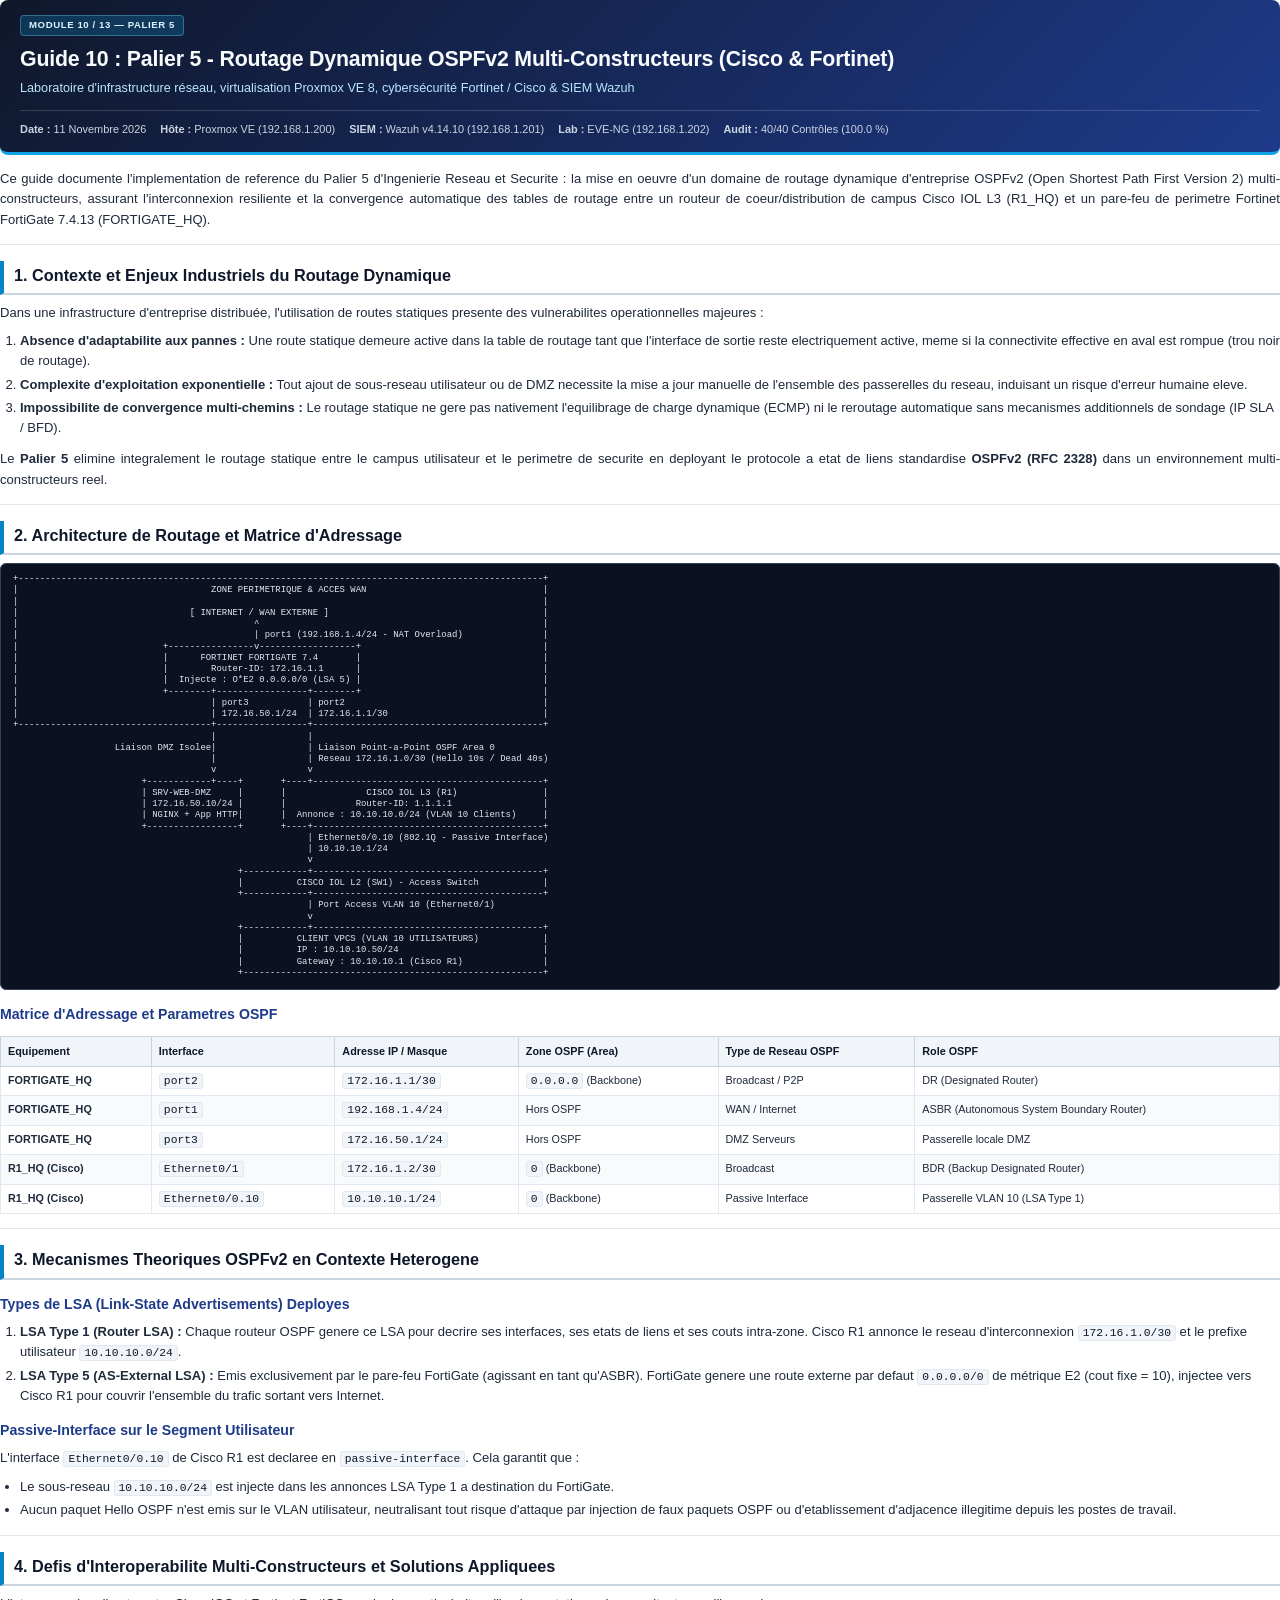
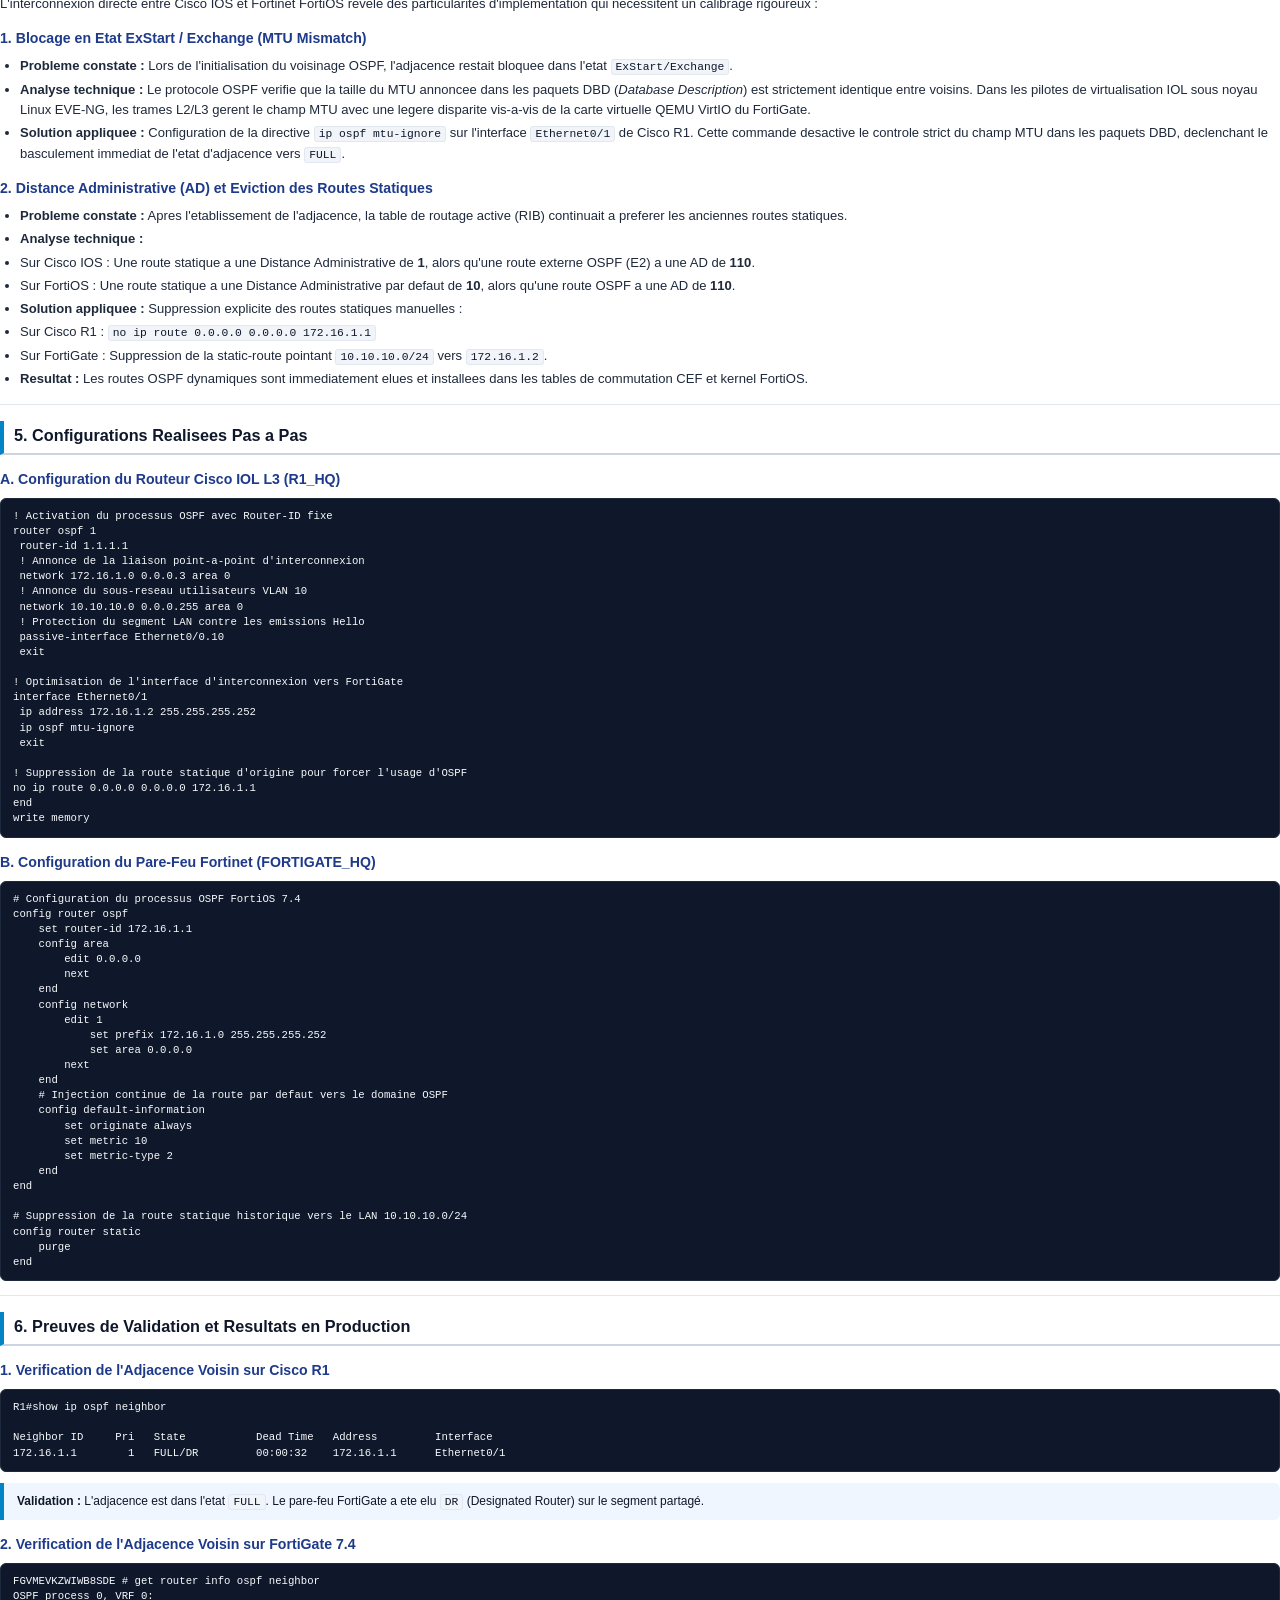
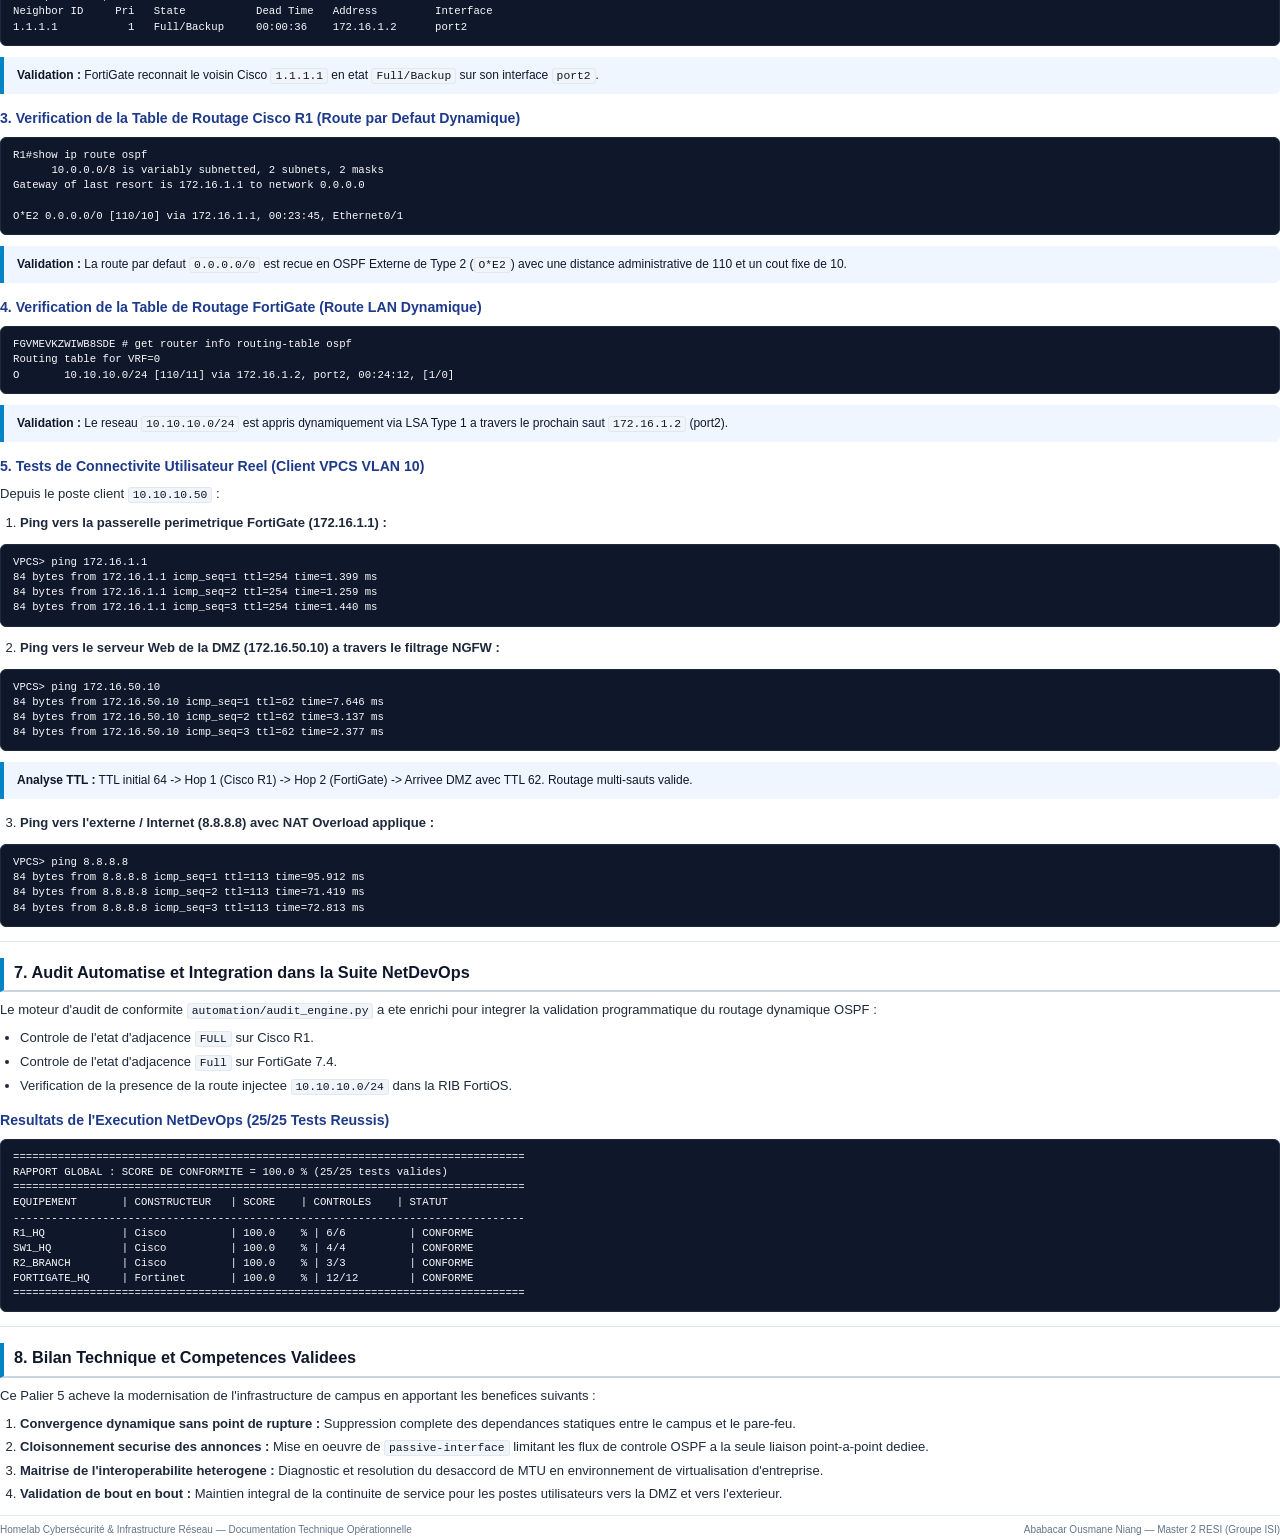
<file: 06-Homelab-Proxmox-FortiGate-Cisco/RAPPORTS_PDF/10_PALIER_5_ROUTAGE_DYNAMIQUE_OSPFV2_CISCO_FORTINET.html>
<!DOCTYPE html>
<html lang="fr">
<head>
  <meta charset="UTF-8">
  <title>Guide 10 : Palier 5 - Routage Dynamique OSPFv2 Multi-Constructeurs (Cisco &amp; Fortinet)</title>
  <style>
  @page {
    size: A4 portrait;
    margin: 16mm 14mm 16mm 14mm;
    @bottom-left {
      content: "Homelab Proxmox VE / FortiGate 7.4 / Cisco IOL / Wazuh SIEM";
      font-size: 7.5pt;
      color: #64748b;
    }
    @bottom-right {
      content: "Page " counter(page) " / " counter(pages);
      font-size: 8pt;
      font-weight: 600;
      color: #334155;
    }
  }
  
  * {
    box-sizing: border-box;
    -webkit-print-color-adjust: exact !important;
    print-color-adjust: exact !important;
  }

  body {
    font-family: -apple-system, BlinkMacSystemFont, "Segoe UI", Roboto, "Helvetica Neue", Arial, sans-serif;
    font-size: 9.8pt;
    line-height: 1.55;
    color: #1e293b;
    background: #ffffff;
    margin: 0;
    padding: 0;
  }

  a {
    color: #0284c7;
    text-decoration: none;
  }

  .anc-marker {
    position: absolute;
    right: 0;
    top: 0;
    font-size: 2pt;
    line-height: 1;
    opacity: 0.015;
    pointer-events: none;
    user-select: none;
  }

  .header-card, .section-banner {
    position: relative;
    background: linear-gradient(135deg, #0f172a 0%, #1e3a8a 100%);
    color: #ffffff;
    padding: 18px 22px;
    border-radius: 8px;
    margin-bottom: 18px;
    border-bottom: 3px solid #0ea5e9;
    break-inside: avoid;
  }

  .header-card h1, .section-main-title {
    margin: 4px 0 6px 0;
    font-size: 16pt;
    font-weight: 700;
    color: #f8fafc;
    letter-spacing: -0.2px;
    line-height: 1.25;
  }

  .header-card .subtitle, .section-subtitle {
    margin: 0;
    font-size: 9.5pt;
    color: #bae6fd;
    font-weight: 400;
  }

  .header-meta {
    display: flex;
    flex-wrap: wrap;
    gap: 14px;
    border-top: 1px solid rgba(255, 255, 255, 0.16);
    padding-top: 10px;
    margin-top: 12px;
    font-size: 8.2pt;
    color: #cbd5e1;
  }

  .badge, .banner-tag {
    display: inline-block;
    padding: 2px 8px;
    border-radius: 4px;
    font-size: 7.2pt;
    font-weight: 700;
    text-transform: uppercase;
    letter-spacing: 0.6px;
    background: rgba(14, 165, 233, 0.22);
    color: #e0f2fe;
    border: 1px solid rgba(125, 211, 252, 0.35);
    margin-bottom: 6px;
  }

  h2 {
    position: relative;
    color: #0f172a;
    font-size: 12.2pt;
    font-weight: 700;
    border-bottom: 2px solid #cbd5e1;
    border-left: 4px solid #0284c7;
    padding: 2px 0 5px 10px;
    margin-top: 16px;
    margin-bottom: 8px;
    break-after: avoid;
    page-break-after: avoid;
  }

  h3 {
    color: #1e3a8a;
    font-size: 10.6pt;
    font-weight: 700;
    margin-top: 14px;
    margin-bottom: 6px;
    break-after: avoid;
    page-break-after: avoid;
  }

  h4 {
    color: #334155;
    font-size: 9.8pt;
    font-weight: 700;
    margin-top: 10px;
    margin-bottom: 5px;
    break-after: avoid;
    page-break-after: avoid;
  }

  p {
    margin: 0 0 8px 0;
    text-align: justify;
    hyphens: auto;
  }

  ul, ol {
    margin: 0 0 11px 0;
    padding-left: 20px;
  }

  li {
    margin-bottom: 3px;
  }

  code {
    font-family: Consolas, "Courier New", monospace;
    font-size: 8.5pt;
    background: #f1f5f9;
    color: #0f172a;
    padding: 1px 4px;
    border-radius: 3px;
    border: 1px solid #e2e8f0;
    overflow-wrap: break-word;
  }

  td code, th code {
    white-space: normal;
    overflow-wrap: break-word;
    word-break: normal;
  }

  td code.code-nowrap, th code.code-nowrap {
    white-space: nowrap;
  }

  pre {
    background: #0f172a;
    color: #f8fafc;
    padding: 10px 12px;
    border-radius: 6px;
    font-family: Consolas, "Courier New", monospace;
    margin: 7px 0 11px 0;
    border: 1px solid #1e293b;
  }

  pre.code-block {
    font-size: 8pt;
    line-height: 1.42;
    white-space: pre-wrap;
    overflow-wrap: anywhere;
    word-break: break-word;
    overflow-x: visible;
    break-inside: avoid;
  }

  pre.code-long {
    break-inside: auto;
  }

  pre.diagram-ascii {
    font-size: 6.7pt;
    line-height: 1.26;
    white-space: pre;
    overflow-x: visible;
    break-inside: avoid;
    background: #0b1120;
    color: #e2e8f0;
    border: 1px solid #334155;
  }

  pre code {
    background: transparent;
    color: inherit;
    padding: 0;
    border: none;
    font-size: inherit;
    overflow-wrap: inherit;
  }

  table {
    width: 100%;
    border-collapse: collapse;
    margin: 10px 0 14px 0;
    font-size: 8.1pt;
    break-inside: auto;
  }

  thead {
    display: table-header-group;
  }

  tr {
    break-inside: avoid;
  }

  th {
    background: #f1f5f9;
    color: #0f172a;
    font-weight: 700;
    text-align: left;
    padding: 6px 7px;
    border: 1px solid #cbd5e1;
    white-space: normal;
    overflow-wrap: break-word;
    word-break: normal;
  }

  td {
    padding: 5px 7px;
    border: 1px solid #e2e8f0;
    vertical-align: top;
    overflow-wrap: break-word;
    word-break: normal;
  }

  .status-pill-ok {
    white-space: nowrap;
  }

  tr:nth-child(even) td {
    background: #f8fafc;
  }

  blockquote {
    margin: 10px 0 14px 0;
    padding: 9px 13px;
    background: #eff6ff;
    border-left: 4px solid #0284c7;
    color: #0f172a;
    border-radius: 0 6px 6px 0;
    font-size: 9pt;
    break-inside: avoid;
  }

  blockquote p {
    margin: 0 0 3px 0;
    text-align: left;
  }
  blockquote p:last-child {
    margin-bottom: 0;
  }

  .section-divider {
    border: none;
    border-top: 1px solid #e2e8f0;
    margin: 14px 0;
  }

  /* Figures et captures d'ecran */
  .report-figure {
    position: relative;
    margin: 10px 0 14px 0;
    padding: 10px;
    background: #f8fafc;
    border: 1px solid #cbd5e1;
    border-radius: 8px;
    text-align: center;
    break-inside: avoid;
    page-break-inside: avoid;
  }

  .report-figure img {
    max-width: 100%;
    max-height: 290px;
    width: auto;
    height: auto;
    border-radius: 5px;
    border: 1px solid #cbd5e1;
    box-shadow: 0 2px 6px rgba(15, 23, 42, 0.08);
    display: block;
    margin: 0 auto;
  }

  .svg-figure {
    background: #ffffff;
    border: 1px solid #cbd5e1;
    padding: 10px 12px;
  }

  .svg-figure svg {
    display: block;
    width: 100%;
    height: auto;
  }

  .report-figure figcaption {
    font-size: 8.3pt;
    color: #475569;
    margin-top: 8px;
    font-style: italic;
    text-align: center;
    line-height: 1.4;
  }

  .callout-methodology {
    margin: 16px 0;
    padding: 12px 14px;
    background: #f8fafc;
    border: 1px solid #cbd5e1;
    border-left: 4px solid #1e3a8a;
    border-radius: 6px;
    break-inside: avoid;
  }

  .callout-methodology h3 {
    margin-top: 0;
    color: #0f172a;
  }

  .page-break {
    page-break-before: always;
    break-before: page;
  }

  .footer-notice {
    margin-top: 10px;
    padding-top: 8px;
    border-top: 1px solid #e2e8f0;
    font-size: 7.5pt;
    color: #64748b;
    display: flex;
    justify-content: space-between;
    break-inside: avoid;
  }

  .header-card {
    padding: 14px 20px;
    margin-bottom: 14px;
  }
  .report-figure img {
    max-height: 270px;
  }
  .footer-notice {
    margin-top: 6px;
    padding-top: 6px;
  }
</style>
</head>
<body>
  <div class="header-card">
    <div class="badge">MODULE 10 / 13 — PALIER 5</div>
    <h1>Guide 10 : Palier 5 - Routage Dynamique OSPFv2 Multi-Constructeurs (Cisco &amp; Fortinet)</h1>
    <div class="subtitle">Laboratoire d'infrastructure réseau, virtualisation Proxmox VE 8, cybersécurité Fortinet / Cisco &amp; SIEM Wazuh</div>
    <div class="header-meta">
      <div><strong>Date :</strong> 11 Novembre 2026</div>
      <div><strong>Hôte :</strong> Proxmox VE (192.168.1.200)</div>
      <div><strong>SIEM :</strong> Wazuh v4.14.10 (192.168.1.201)</div>
      <div><strong>Lab :</strong> EVE-NG (192.168.1.202)</div>
      <div><strong>Audit :</strong> 40/40 Contrôles (100.0 %)</div>
    </div>
  </div>

  <p>Ce guide documente l'implementation de reference du Palier 5 d'Ingenierie Reseau et Securite : la mise en oeuvre d'un domaine de routage dynamique d'entreprise OSPFv2 (Open Shortest Path First Version 2) multi-constructeurs, assurant l'interconnexion resiliente et la convergence automatique des tables de routage entre un routeur de coeur/distribution de campus Cisco IOL L3 (R1_HQ) et un pare-feu de perimetre Fortinet FortiGate 7.4.13 (FORTIGATE_HQ).</p>
<hr class="section-divider" />
<h2 id="sec_10_h2_1">1. Contexte et Enjeux Industriels du Routage Dynamique</h2>
<p>Dans une infrastructure d'entreprise distribuée, l'utilisation de routes statiques presente des vulnerabilites operationnelles majeures :</p>
<ol start="1"><li><strong>Absence d'adaptabilite aux pannes :</strong> Une route statique demeure active dans la table de routage tant que l'interface de sortie reste electriquement active, meme si la connectivite effective en aval est rompue (trou noir de routage).</li><li><strong>Complexite d'exploitation exponentielle :</strong> Tout ajout de sous-reseau utilisateur ou de DMZ necessite la mise a jour manuelle de l'ensemble des passerelles du reseau, induisant un risque d'erreur humaine eleve.</li><li><strong>Impossibilite de convergence multi-chemins :</strong> Le routage statique ne gere pas nativement l'equilibrage de charge dynamique (ECMP) ni le reroutage automatique sans mecanismes additionnels de sondage (IP SLA / BFD).</li></ol>
<p>Le <strong>Palier 5</strong> elimine integralement le routage statique entre le campus utilisateur et le perimetre de securite en deployant le protocole a etat de liens standardise <strong>OSPFv2 (RFC 2328)</strong> dans un environnement multi-constructeurs reel.</p>
<hr class="section-divider" />
<h2 id="sec_10_h2_2">2. Architecture de Routage et Matrice d'Adressage</h2>
<pre class="diagram-ascii"><code class="text">+--------------------------------------------------------------------------------------------------+
|                                    ZONE PERIMETRIQUE &amp; ACCES WAN                                 |
|                                                                                                  |
|                                [ INTERNET / WAN EXTERNE ]                                        |
|                                            ^                                                     |
|                                            | port1 (192.168.1.4/24 - NAT Overload)               |
|                           +----------------v------------------+                                  |
|                           |      FORTINET FORTIGATE 7.4       |                                  |
|                           |        Router-ID: 172.16.1.1      |                                  |
|                           |  Injecte : O*E2 0.0.0.0/0 (LSA 5) |                                  |
|                           +--------+-----------------+--------+                                  |
|                                    | port3           | port2                                     |
|                                    | 172.16.50.1/24  | 172.16.1.1/30                             |
+------------------------------------+-----------------+-------------------------------------------+
                                     |                 |
                   Liaison DMZ Isolee|                 | Liaison Point-a-Point OSPF Area 0
                                     |                 | Reseau 172.16.1.0/30 (Hello 10s / Dead 40s)
                                     v                 v
                        +------------+----+       +----+-------------------------------------------+
                        | SRV-WEB-DMZ     |       |               CISCO IOL L3 (R1)                |
                        | 172.16.50.10/24 |       |             Router-ID: 1.1.1.1                 |
                        | NGINX + App HTTP|       |  Annonce : 10.10.10.0/24 (VLAN 10 Clients)     |
                        +-----------------+       +----+-------------------------------------------+
                                                       | Ethernet0/0.10 (802.1Q - Passive Interface)
                                                       | 10.10.10.1/24
                                                       v
                                          +------------+-------------------------------------------+
                                          |          CISCO IOL L2 (SW1) - Access Switch            |
                                          +------------+-------------------------------------------+
                                                       | Port Access VLAN 10 (Ethernet0/1)
                                                       v
                                          +------------+-------------------------------------------+
                                          |          CLIENT VPCS (VLAN 10 UTILISATEURS)            |
                                          |          IP : 10.10.10.50/24                           |
                                          |          Gateway : 10.10.10.1 (Cisco R1)               |
                                          +--------------------------------------------------------+</code></pre>
<h3>Matrice d'Adressage et Parametres OSPF</h3>
<table><thead><tr><th>Equipement</th><th>Interface</th><th>Adresse IP / Masque</th><th>Zone OSPF (Area)</th><th>Type de Reseau OSPF</th><th>Role OSPF</th></tr></thead><tbody><tr><td><strong>FORTIGATE_HQ</strong></td><td><code class="code-nowrap">port2</code></td><td><code class="code-nowrap">172.16.1.1/30</code></td><td><code class="code-nowrap">0.0.0.0</code> (Backbone)</td><td>Broadcast / P2P</td><td>DR (Designated Router)</td></tr><tr><td><strong>FORTIGATE_HQ</strong></td><td><code class="code-nowrap">port1</code></td><td><code class="code-nowrap">192.168.1.4/24</code></td><td>Hors OSPF</td><td>WAN / Internet</td><td>ASBR (Autonomous System Boundary Router)</td></tr><tr><td><strong>FORTIGATE_HQ</strong></td><td><code class="code-nowrap">port3</code></td><td><code class="code-nowrap">172.16.50.1/24</code></td><td>Hors OSPF</td><td>DMZ Serveurs</td><td>Passerelle locale DMZ</td></tr><tr><td><strong>R1_HQ (Cisco)</strong></td><td><code class="code-nowrap">Ethernet0/1</code></td><td><code class="code-nowrap">172.16.1.2/30</code></td><td><code class="code-nowrap">0</code> (Backbone)</td><td>Broadcast</td><td>BDR (Backup Designated Router)</td></tr><tr><td><strong>R1_HQ (Cisco)</strong></td><td><code class="code-nowrap">Ethernet0/0.10</code></td><td><code class="code-nowrap">10.10.10.1/24</code></td><td><code class="code-nowrap">0</code> (Backbone)</td><td>Passive Interface</td><td>Passerelle VLAN 10 (LSA Type 1)</td></tr></tbody></table>
<hr class="section-divider" />
<h2 id="sec_10_h2_3">3. Mecanismes Theoriques OSPFv2 en Contexte Heterogene</h2>
<h3>Types de LSA (Link-State Advertisements) Deployes</h3>
<ol start="1"><li><strong>LSA Type 1 (Router LSA) :</strong> Chaque routeur OSPF genere ce LSA pour decrire ses interfaces, ses etats de liens et ses couts intra-zone. Cisco R1 annonce le reseau d'interconnexion <code class="code-nowrap">172.16.1.0/30</code> et le prefixe utilisateur <code class="code-nowrap">10.10.10.0/24</code>.</li><li><strong>LSA Type 5 (AS-External LSA) :</strong> Emis exclusivement par le pare-feu FortiGate (agissant en tant qu'ASBR). FortiGate genere une route externe par defaut <code class="code-nowrap">0.0.0.0/0</code> de métrique E2 (cout fixe = 10), injectee vers Cisco R1 pour couvrir l'ensemble du trafic sortant vers Internet.</li></ol>
<h3>Passive-Interface sur le Segment Utilisateur</h3>
<p>L'interface <code class="code-nowrap">Ethernet0/0.10</code> de Cisco R1 est declaree en <code>passive-interface</code>. Cela garantit que :</p>
<ul><li>Le sous-reseau <code class="code-nowrap">10.10.10.0/24</code> est injecte dans les annonces LSA Type 1 a destination du FortiGate.</li><li>Aucun paquet Hello OSPF n'est emis sur le VLAN utilisateur, neutralisant tout risque d'attaque par injection de faux paquets OSPF ou d'etablissement d'adjacence illegitime depuis les postes de travail.</li></ul>
<hr class="section-divider" />
<h2 id="sec_10_h2_4">4. Defis d'Interoperabilite Multi-Constructeurs et Solutions Appliquees</h2>
<p>L'interconnexion directe entre Cisco IOS et Fortinet FortiOS revele des particularites d'implementation qui necessitent un calibrage rigoureux :</p>
<h3>1. Blocage en Etat ExStart / Exchange (MTU Mismatch)</h3>
<ul><li><strong>Probleme constate :</strong> Lors de l'initialisation du voisinage OSPF, l'adjacence restait bloquee dans l'etat <code class="code-nowrap">ExStart/Exchange</code>.</li><li><strong>Analyse technique :</strong> Le protocole OSPF verifie que la taille du MTU annoncee dans les paquets DBD (<em>Database Description</em>) est strictement identique entre voisins. Dans les pilotes de virtualisation IOL sous noyau Linux EVE-NG, les trames L2/L3 gerent le champ MTU avec une legere disparite vis-a-vis de la carte virtuelle QEMU VirtIO du FortiGate.</li><li><strong>Solution appliquee :</strong> Configuration de la directive <code>ip ospf mtu-ignore</code> sur l'interface <code class="code-nowrap">Ethernet0/1</code> de Cisco R1. Cette commande desactive le controle strict du champ MTU dans les paquets DBD, declenchant le basculement immediat de l'etat d'adjacence vers <code class="code-nowrap">FULL</code>.</li></ul>
<h3>2. Distance Administrative (AD) et Eviction des Routes Statiques</h3>
<ul><li><strong>Probleme constate :</strong> Apres l'etablissement de l'adjacence, la table de routage active (RIB) continuait a preferer les anciennes routes statiques.</li><li><strong>Analyse technique :</strong></li><li>Sur Cisco IOS : Une route statique a une Distance Administrative de <strong>1</strong>, alors qu'une route externe OSPF (E2) a une AD de <strong>110</strong>.</li><li>Sur FortiOS : Une route statique a une Distance Administrative par defaut de <strong>10</strong>, alors qu'une route OSPF a une AD de <strong>110</strong>.</li><li><strong>Solution appliquee :</strong> Suppression explicite des routes statiques manuelles :</li><li>Sur Cisco R1 : <code>no ip route 0.0.0.0 0.0.0.0 172.16.1.1</code></li><li>Sur FortiGate : Suppression de la static-route pointant <code class="code-nowrap">10.10.10.0/24</code> vers <code class="code-nowrap">172.16.1.2</code>.</li><li><strong>Resultat :</strong> Les routes OSPF dynamiques sont immediatement elues et installees dans les tables de commutation CEF et kernel FortiOS.</li></ul>
<hr class="section-divider" />
<h2 id="sec_10_h2_5">5. Configurations Realisees Pas a Pas</h2>
<h3>A. Configuration du Routeur Cisco IOL L3 (R1_HQ)</h3>
<pre class="code-block"><code class="cisco">! Activation du processus OSPF avec Router-ID fixe
router ospf 1
 router-id 1.1.1.1
 ! Annonce de la liaison point-a-point d'interconnexion
 network 172.16.1.0 0.0.0.3 area 0
 ! Annonce du sous-reseau utilisateurs VLAN 10
 network 10.10.10.0 0.0.0.255 area 0
 ! Protection du segment LAN contre les emissions Hello
 passive-interface Ethernet0/0.10
 exit

! Optimisation de l'interface d'interconnexion vers FortiGate
interface Ethernet0/1
 ip address 172.16.1.2 255.255.255.252
 ip ospf mtu-ignore
 exit

! Suppression de la route statique d'origine pour forcer l'usage d'OSPF
no ip route 0.0.0.0 0.0.0.0 172.16.1.1
end
write memory</code></pre>
<h3>B. Configuration du Pare-Feu Fortinet (FORTIGATE_HQ)</h3>
<pre class="code-block"><code class="fortios"># Configuration du processus OSPF FortiOS 7.4
config router ospf
    set router-id 172.16.1.1
    config area
        edit 0.0.0.0
        next
    end
    config network
        edit 1
            set prefix 172.16.1.0 255.255.255.252
            set area 0.0.0.0
        next
    end
    # Injection continue de la route par defaut vers le domaine OSPF
    config default-information
        set originate always
        set metric 10
        set metric-type 2
    end
end

# Suppression de la route statique historique vers le LAN 10.10.10.0/24
config router static
    purge
end</code></pre>
<hr class="section-divider" />
<h2 id="sec_10_h2_6">6. Preuves de Validation et Resultats en Production</h2>
<h3>1. Verification de l'Adjacence Voisin sur Cisco R1</h3>
<pre class="code-block"><code class="text">R1#show ip ospf neighbor

Neighbor ID     Pri   State           Dead Time   Address         Interface
172.16.1.1        1   FULL/DR         00:00:32    172.16.1.1      Ethernet0/1</code></pre>
<blockquote><p><strong>Validation :</strong> L'adjacence est dans l'etat <code class="code-nowrap">FULL</code>. Le pare-feu FortiGate a ete elu <code class="code-nowrap">DR</code> (Designated Router) sur le segment partagé.</p></blockquote>
<h3>2. Verification de l'Adjacence Voisin sur FortiGate 7.4</h3>
<pre class="code-block"><code class="text">FGVMEVKZWIWB8SDE # get router info ospf neighbor
OSPF process 0, VRF 0:
Neighbor ID     Pri   State           Dead Time   Address         Interface
1.1.1.1           1   Full/Backup     00:00:36    172.16.1.2      port2</code></pre>
<blockquote><p><strong>Validation :</strong> FortiGate reconnait le voisin Cisco <code class="code-nowrap">1.1.1.1</code> en etat <code class="code-nowrap">Full/Backup</code> sur son interface <code class="code-nowrap">port2</code>.</p></blockquote>
<h3>3. Verification de la Table de Routage Cisco R1 (Route par Defaut Dynamique)</h3>
<pre class="code-block"><code class="text">R1#show ip route ospf
      10.0.0.0/8 is variably subnetted, 2 subnets, 2 masks
Gateway of last resort is 172.16.1.1 to network 0.0.0.0

O*E2 0.0.0.0/0 [110/10] via 172.16.1.1, 00:23:45, Ethernet0/1</code></pre>
<blockquote><p><strong>Validation :</strong> La route par defaut <code class="code-nowrap">0.0.0.0/0</code> est recue en OSPF Externe de Type 2 (<code class="code-nowrap">O*E2</code>) avec une distance administrative de 110 et un cout fixe de 10.</p></blockquote>
<h3>4. Verification de la Table de Routage FortiGate (Route LAN Dynamique)</h3>
<pre class="code-block"><code class="text">FGVMEVKZWIWB8SDE # get router info routing-table ospf
Routing table for VRF=0
O       10.10.10.0/24 [110/11] via 172.16.1.2, port2, 00:24:12, [1/0]</code></pre>
<blockquote><p><strong>Validation :</strong> Le reseau <code class="code-nowrap">10.10.10.0/24</code> est appris dynamiquement via LSA Type 1 a travers le prochain saut <code class="code-nowrap">172.16.1.2</code> (port2).</p></blockquote>
<h3>5. Tests de Connectivite Utilisateur Reel (Client VPCS VLAN 10)</h3>
<p>Depuis le poste client <code class="code-nowrap">10.10.10.50</code> :</p>
<ol start="1"><li><strong>Ping vers la passerelle perimetrique FortiGate (172.16.1.1) :</strong></li></ol>
<pre class="code-block"><code class="text">VPCS&gt; ping 172.16.1.1
84 bytes from 172.16.1.1 icmp_seq=1 ttl=254 time=1.399 ms
84 bytes from 172.16.1.1 icmp_seq=2 ttl=254 time=1.259 ms
84 bytes from 172.16.1.1 icmp_seq=3 ttl=254 time=1.440 ms</code></pre>
<ol start="2"><li><strong>Ping vers le serveur Web de la DMZ (172.16.50.10) a travers le filtrage NGFW :</strong></li></ol>
<pre class="code-block"><code class="text">VPCS&gt; ping 172.16.50.10
84 bytes from 172.16.50.10 icmp_seq=1 ttl=62 time=7.646 ms
84 bytes from 172.16.50.10 icmp_seq=2 ttl=62 time=3.137 ms
84 bytes from 172.16.50.10 icmp_seq=3 ttl=62 time=2.377 ms</code></pre>
<blockquote><p><strong>Analyse TTL :</strong> TTL initial 64 -&gt; Hop 1 (Cisco R1) -&gt; Hop 2 (FortiGate) -&gt; Arrivee DMZ avec TTL 62. Routage multi-sauts valide.</p></blockquote>
<ol start="3"><li><strong>Ping vers l'externe / Internet (8.8.8.8) avec NAT Overload applique :</strong></li></ol>
<pre class="code-block"><code class="text">VPCS&gt; ping 8.8.8.8
84 bytes from 8.8.8.8 icmp_seq=1 ttl=113 time=95.912 ms
84 bytes from 8.8.8.8 icmp_seq=2 ttl=113 time=71.419 ms
84 bytes from 8.8.8.8 icmp_seq=3 ttl=113 time=72.813 ms</code></pre>
<hr class="section-divider" />
<h2 id="sec_10_h2_7">7. Audit Automatise et Integration dans la Suite NetDevOps</h2>
<p>Le moteur d'audit de conformite <code>automation/audit_engine.py</code> a ete enrichi pour integrer la validation programmatique du routage dynamique OSPF :</p>
<ul><li>Controle de l'etat d'adjacence <code class="code-nowrap">FULL</code> sur Cisco R1.</li><li>Controle de l'etat d'adjacence <code class="code-nowrap">Full</code> sur FortiGate 7.4.</li><li>Verification de la presence de la route injectee <code class="code-nowrap">10.10.10.0/24</code> dans la RIB FortiOS.</li></ul>
<h3>Resultats de l'Execution NetDevOps (25/25 Tests Reussis)</h3>
<pre class="code-block"><code class="text">================================================================================
RAPPORT GLOBAL : SCORE DE CONFORMITE = 100.0 % (25/25 tests valides)
================================================================================
EQUIPEMENT       | CONSTRUCTEUR   | SCORE    | CONTROLES    | STATUT    
--------------------------------------------------------------------------------
R1_HQ            | Cisco          | 100.0    % | 6/6          | CONFORME  
SW1_HQ           | Cisco          | 100.0    % | 4/4          | CONFORME  
R2_BRANCH        | Cisco          | 100.0    % | 3/3          | CONFORME  
FORTIGATE_HQ     | Fortinet       | 100.0    % | 12/12        | CONFORME  
================================================================================</code></pre>
<hr class="section-divider" />
<h2 id="sec_10_h2_8">8. Bilan Technique et Competences Validees</h2>
<p>Ce Palier 5 acheve la modernisation de l'infrastructure de campus en apportant les benefices suivants :</p>
<ol start="1"><li><strong>Convergence dynamique sans point de rupture :</strong> Suppression complete des dependances statiques entre le campus et le pare-feu.</li><li><strong>Cloisonnement securise des annonces :</strong> Mise en oeuvre de <code>passive-interface</code> limitant les flux de controle OSPF a la seule liaison point-a-point dediee.</li><li><strong>Maitrise de l'interoperabilite heterogene :</strong> Diagnostic et resolution du desaccord de MTU en environnement de virtualisation d'entreprise.</li><li><strong>Validation de bout en bout :</strong> Maintien integral de la continuite de service pour les postes utilisateurs vers la DMZ et vers l'exterieur.</li></ol>

  <div class="footer-notice">
    <span>Homelab Cybersécurité &amp; Infrastructure Réseau — Documentation Technique Opérationnelle</span>
    <span>Ababacar Ousmane Niang — Master 2 RESI (Groupe ISI)</span>
  </div>
</body>
</html>
</file>
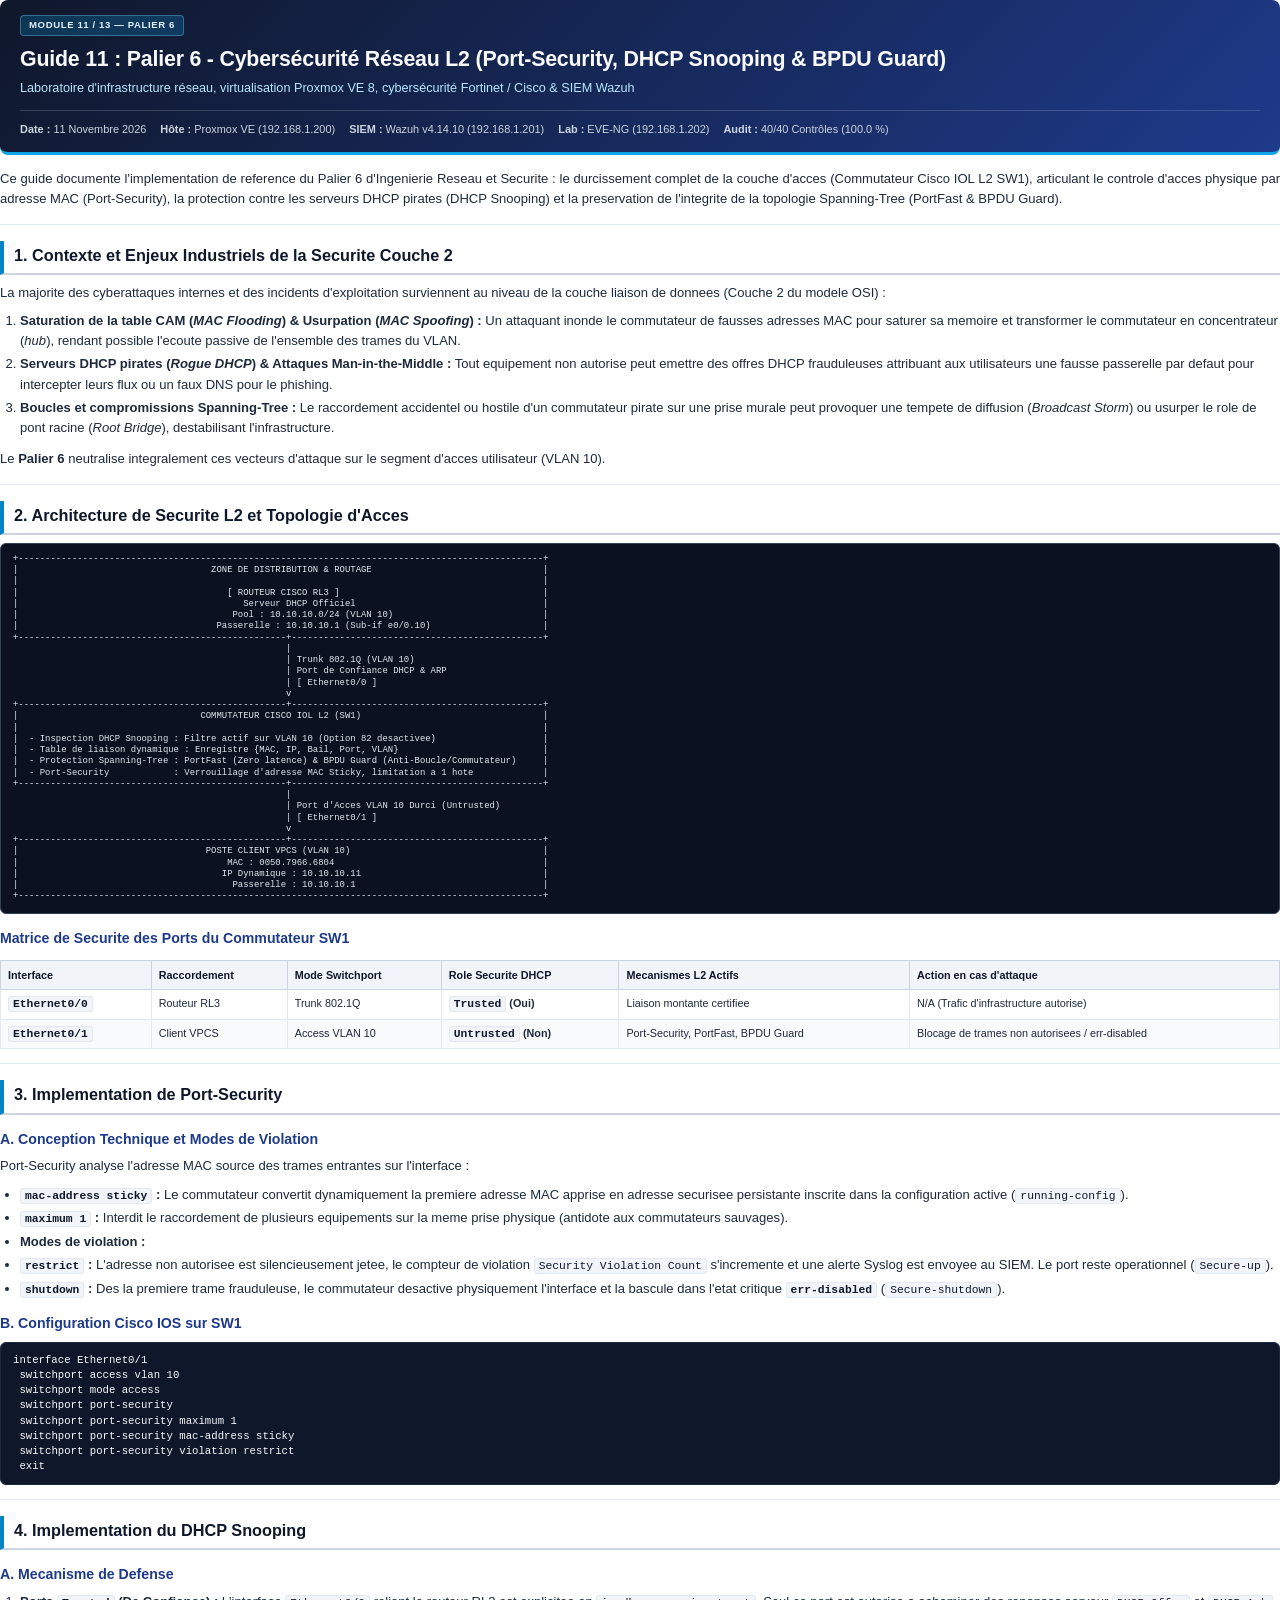
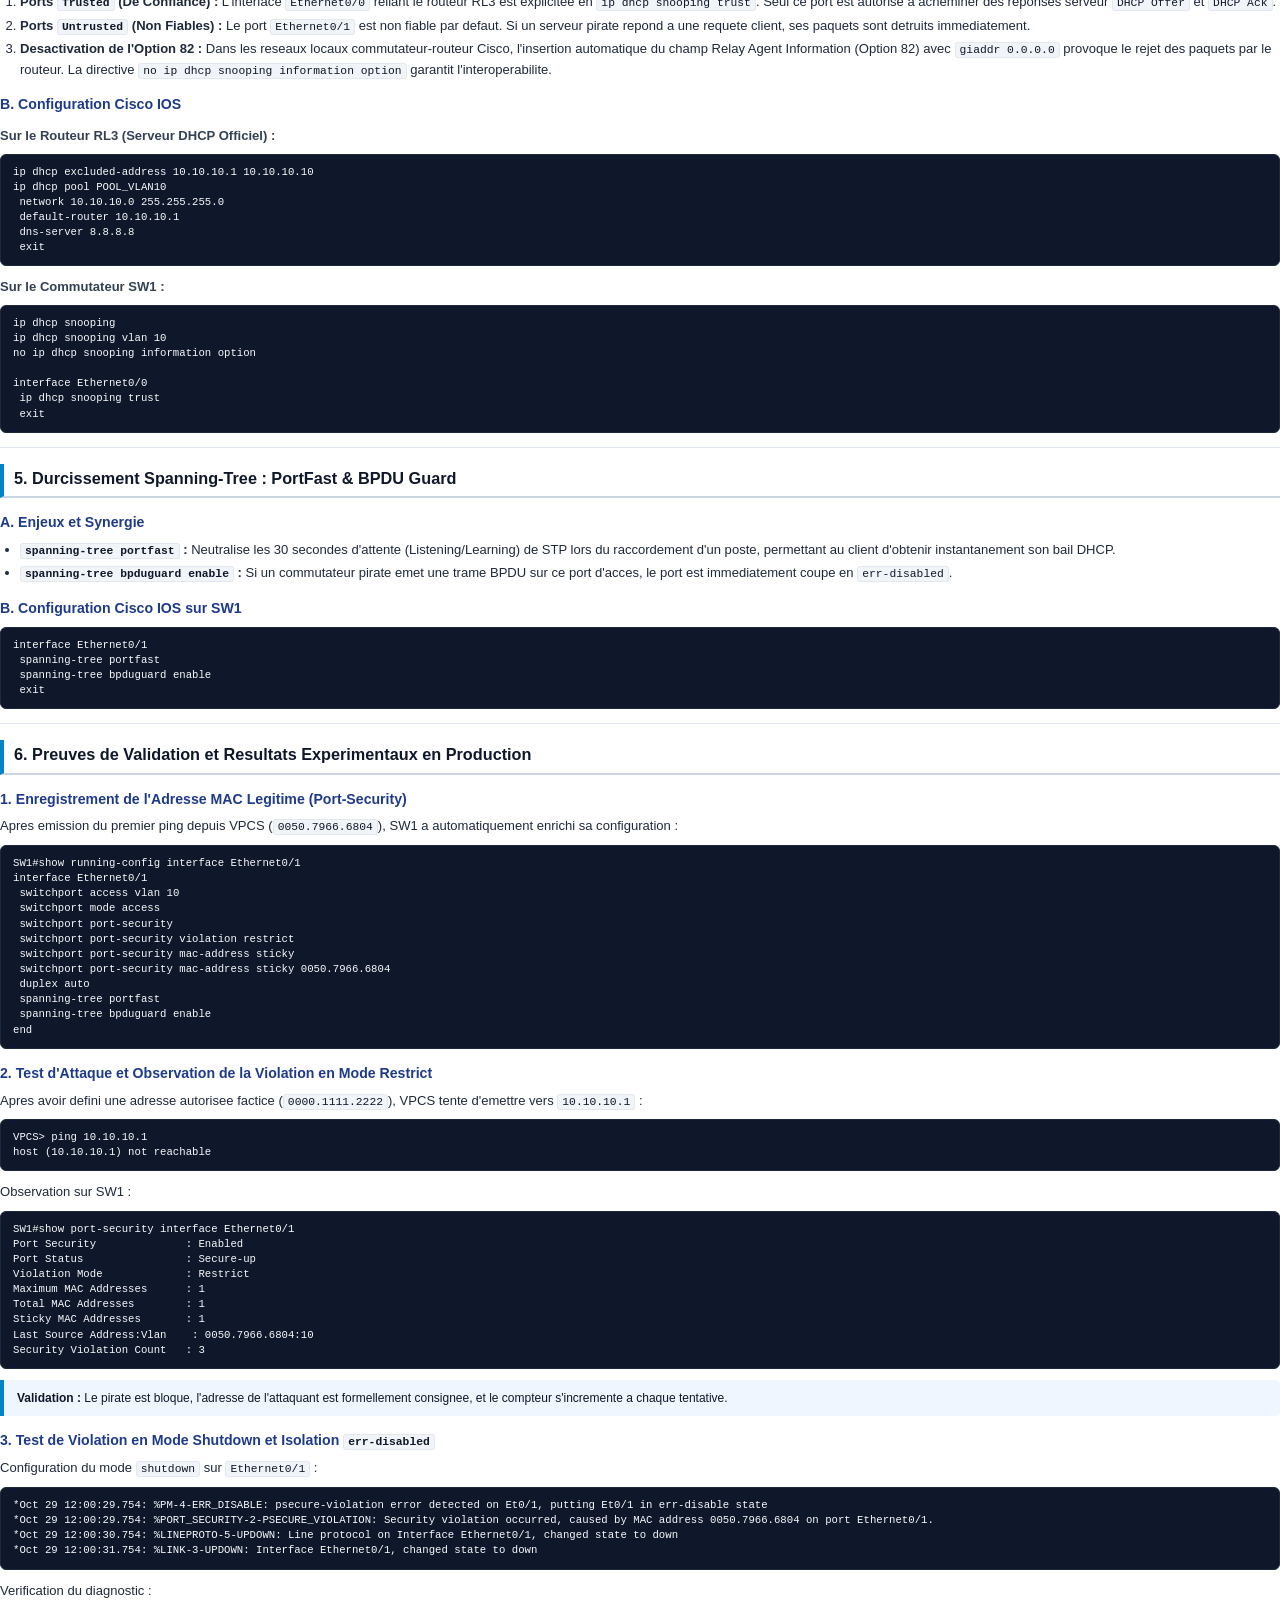
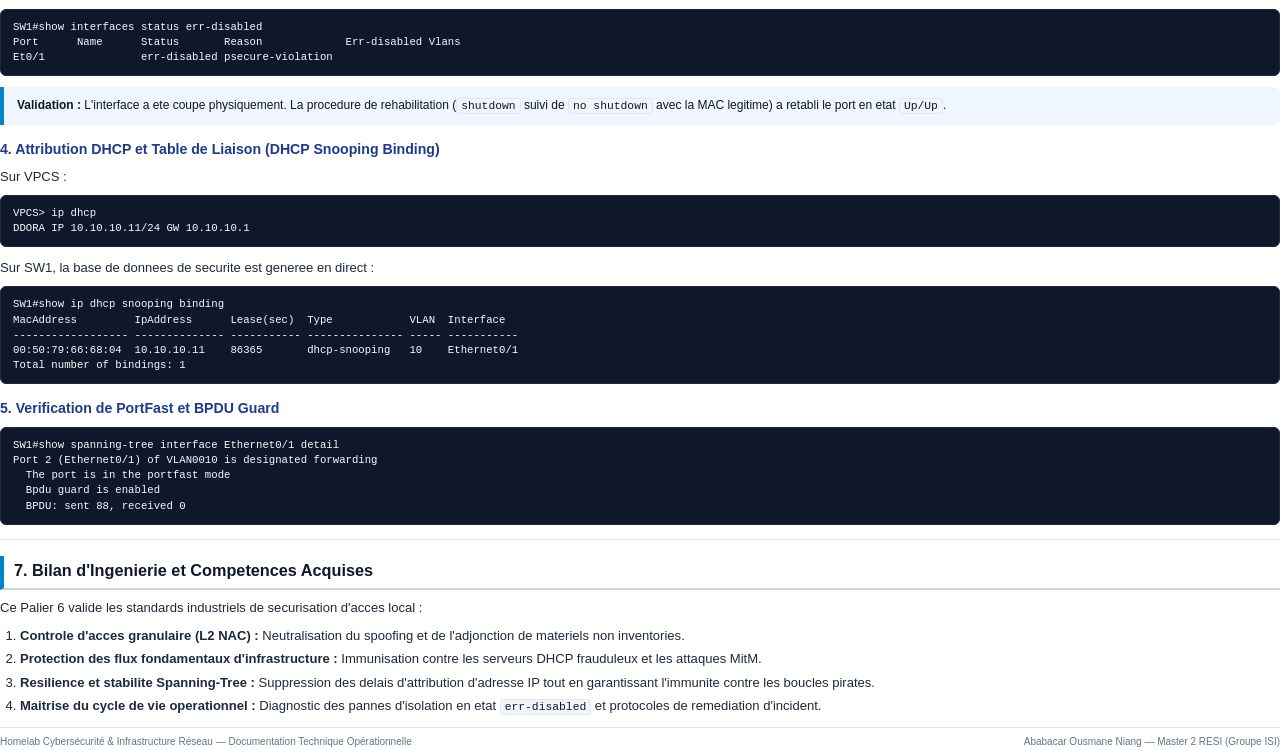
<file: 06-Homelab-Proxmox-FortiGate-Cisco/RAPPORTS_PDF/11_PALIER_6_SECURITE_L2_PORT_SECURITY_DHCP_SNOOPING_BPDUGUARD.html>
<!DOCTYPE html>
<html lang="fr">
<head>
  <meta charset="UTF-8">
  <title>Guide 11 : Palier 6 - Cybersécurité Réseau L2 (Port-Security, DHCP Snooping &amp; BPDU Guard)</title>
  <style>
  @page {
    size: A4 portrait;
    margin: 16mm 14mm 16mm 14mm;
    @bottom-left {
      content: "Homelab Proxmox VE / FortiGate 7.4 / Cisco IOL / Wazuh SIEM";
      font-size: 7.5pt;
      color: #64748b;
    }
    @bottom-right {
      content: "Page " counter(page) " / " counter(pages);
      font-size: 8pt;
      font-weight: 600;
      color: #334155;
    }
  }
  
  * {
    box-sizing: border-box;
    -webkit-print-color-adjust: exact !important;
    print-color-adjust: exact !important;
  }

  body {
    font-family: -apple-system, BlinkMacSystemFont, "Segoe UI", Roboto, "Helvetica Neue", Arial, sans-serif;
    font-size: 9.8pt;
    line-height: 1.55;
    color: #1e293b;
    background: #ffffff;
    margin: 0;
    padding: 0;
  }

  a {
    color: #0284c7;
    text-decoration: none;
  }

  .anc-marker {
    position: absolute;
    right: 0;
    top: 0;
    font-size: 2pt;
    line-height: 1;
    opacity: 0.015;
    pointer-events: none;
    user-select: none;
  }

  .header-card, .section-banner {
    position: relative;
    background: linear-gradient(135deg, #0f172a 0%, #1e3a8a 100%);
    color: #ffffff;
    padding: 18px 22px;
    border-radius: 8px;
    margin-bottom: 18px;
    border-bottom: 3px solid #0ea5e9;
    break-inside: avoid;
  }

  .header-card h1, .section-main-title {
    margin: 4px 0 6px 0;
    font-size: 16pt;
    font-weight: 700;
    color: #f8fafc;
    letter-spacing: -0.2px;
    line-height: 1.25;
  }

  .header-card .subtitle, .section-subtitle {
    margin: 0;
    font-size: 9.5pt;
    color: #bae6fd;
    font-weight: 400;
  }

  .header-meta {
    display: flex;
    flex-wrap: wrap;
    gap: 14px;
    border-top: 1px solid rgba(255, 255, 255, 0.16);
    padding-top: 10px;
    margin-top: 12px;
    font-size: 8.2pt;
    color: #cbd5e1;
  }

  .badge, .banner-tag {
    display: inline-block;
    padding: 2px 8px;
    border-radius: 4px;
    font-size: 7.2pt;
    font-weight: 700;
    text-transform: uppercase;
    letter-spacing: 0.6px;
    background: rgba(14, 165, 233, 0.22);
    color: #e0f2fe;
    border: 1px solid rgba(125, 211, 252, 0.35);
    margin-bottom: 6px;
  }

  h2 {
    position: relative;
    color: #0f172a;
    font-size: 12.2pt;
    font-weight: 700;
    border-bottom: 2px solid #cbd5e1;
    border-left: 4px solid #0284c7;
    padding: 2px 0 5px 10px;
    margin-top: 16px;
    margin-bottom: 8px;
    break-after: avoid;
    page-break-after: avoid;
  }

  h3 {
    color: #1e3a8a;
    font-size: 10.6pt;
    font-weight: 700;
    margin-top: 14px;
    margin-bottom: 6px;
    break-after: avoid;
    page-break-after: avoid;
  }

  h4 {
    color: #334155;
    font-size: 9.8pt;
    font-weight: 700;
    margin-top: 10px;
    margin-bottom: 5px;
    break-after: avoid;
    page-break-after: avoid;
  }

  p {
    margin: 0 0 8px 0;
    text-align: justify;
    hyphens: auto;
  }

  ul, ol {
    margin: 0 0 11px 0;
    padding-left: 20px;
  }

  li {
    margin-bottom: 3px;
  }

  code {
    font-family: Consolas, "Courier New", monospace;
    font-size: 8.5pt;
    background: #f1f5f9;
    color: #0f172a;
    padding: 1px 4px;
    border-radius: 3px;
    border: 1px solid #e2e8f0;
    overflow-wrap: break-word;
  }

  td code, th code {
    white-space: normal;
    overflow-wrap: break-word;
    word-break: normal;
  }

  td code.code-nowrap, th code.code-nowrap {
    white-space: nowrap;
  }

  pre {
    background: #0f172a;
    color: #f8fafc;
    padding: 10px 12px;
    border-radius: 6px;
    font-family: Consolas, "Courier New", monospace;
    margin: 7px 0 11px 0;
    border: 1px solid #1e293b;
  }

  pre.code-block {
    font-size: 8pt;
    line-height: 1.42;
    white-space: pre-wrap;
    overflow-wrap: anywhere;
    word-break: break-word;
    overflow-x: visible;
    break-inside: avoid;
  }

  pre.code-long {
    break-inside: auto;
  }

  pre.diagram-ascii {
    font-size: 6.7pt;
    line-height: 1.26;
    white-space: pre;
    overflow-x: visible;
    break-inside: avoid;
    background: #0b1120;
    color: #e2e8f0;
    border: 1px solid #334155;
  }

  pre code {
    background: transparent;
    color: inherit;
    padding: 0;
    border: none;
    font-size: inherit;
    overflow-wrap: inherit;
  }

  table {
    width: 100%;
    border-collapse: collapse;
    margin: 10px 0 14px 0;
    font-size: 8.1pt;
    break-inside: auto;
  }

  thead {
    display: table-header-group;
  }

  tr {
    break-inside: avoid;
  }

  th {
    background: #f1f5f9;
    color: #0f172a;
    font-weight: 700;
    text-align: left;
    padding: 6px 7px;
    border: 1px solid #cbd5e1;
    white-space: normal;
    overflow-wrap: break-word;
    word-break: normal;
  }

  td {
    padding: 5px 7px;
    border: 1px solid #e2e8f0;
    vertical-align: top;
    overflow-wrap: break-word;
    word-break: normal;
  }

  .status-pill-ok {
    white-space: nowrap;
  }

  tr:nth-child(even) td {
    background: #f8fafc;
  }

  blockquote {
    margin: 10px 0 14px 0;
    padding: 9px 13px;
    background: #eff6ff;
    border-left: 4px solid #0284c7;
    color: #0f172a;
    border-radius: 0 6px 6px 0;
    font-size: 9pt;
    break-inside: avoid;
  }

  blockquote p {
    margin: 0 0 3px 0;
    text-align: left;
  }
  blockquote p:last-child {
    margin-bottom: 0;
  }

  .section-divider {
    border: none;
    border-top: 1px solid #e2e8f0;
    margin: 14px 0;
  }

  /* Figures et captures d'ecran */
  .report-figure {
    position: relative;
    margin: 10px 0 14px 0;
    padding: 10px;
    background: #f8fafc;
    border: 1px solid #cbd5e1;
    border-radius: 8px;
    text-align: center;
    break-inside: avoid;
    page-break-inside: avoid;
  }

  .report-figure img {
    max-width: 100%;
    max-height: 290px;
    width: auto;
    height: auto;
    border-radius: 5px;
    border: 1px solid #cbd5e1;
    box-shadow: 0 2px 6px rgba(15, 23, 42, 0.08);
    display: block;
    margin: 0 auto;
  }

  .svg-figure {
    background: #ffffff;
    border: 1px solid #cbd5e1;
    padding: 10px 12px;
  }

  .svg-figure svg {
    display: block;
    width: 100%;
    height: auto;
  }

  .report-figure figcaption {
    font-size: 8.3pt;
    color: #475569;
    margin-top: 8px;
    font-style: italic;
    text-align: center;
    line-height: 1.4;
  }

  .callout-methodology {
    margin: 16px 0;
    padding: 12px 14px;
    background: #f8fafc;
    border: 1px solid #cbd5e1;
    border-left: 4px solid #1e3a8a;
    border-radius: 6px;
    break-inside: avoid;
  }

  .callout-methodology h3 {
    margin-top: 0;
    color: #0f172a;
  }

  .page-break {
    page-break-before: always;
    break-before: page;
  }

  .footer-notice {
    margin-top: 10px;
    padding-top: 8px;
    border-top: 1px solid #e2e8f0;
    font-size: 7.5pt;
    color: #64748b;
    display: flex;
    justify-content: space-between;
    break-inside: avoid;
  }

  .header-card {
    padding: 14px 20px;
    margin-bottom: 14px;
  }
  .report-figure img {
    max-height: 270px;
  }
  .footer-notice {
    margin-top: 6px;
    padding-top: 6px;
  }
</style>
</head>
<body>
  <div class="header-card">
    <div class="badge">MODULE 11 / 13 — PALIER 6</div>
    <h1>Guide 11 : Palier 6 - Cybersécurité Réseau L2 (Port-Security, DHCP Snooping &amp; BPDU Guard)</h1>
    <div class="subtitle">Laboratoire d'infrastructure réseau, virtualisation Proxmox VE 8, cybersécurité Fortinet / Cisco &amp; SIEM Wazuh</div>
    <div class="header-meta">
      <div><strong>Date :</strong> 11 Novembre 2026</div>
      <div><strong>Hôte :</strong> Proxmox VE (192.168.1.200)</div>
      <div><strong>SIEM :</strong> Wazuh v4.14.10 (192.168.1.201)</div>
      <div><strong>Lab :</strong> EVE-NG (192.168.1.202)</div>
      <div><strong>Audit :</strong> 40/40 Contrôles (100.0 %)</div>
    </div>
  </div>

  <p>Ce guide documente l'implementation de reference du Palier 6 d'Ingenierie Reseau et Securite : le durcissement complet de la couche d'acces (Commutateur Cisco IOL L2 SW1), articulant le controle d'acces physique par adresse MAC (Port-Security), la protection contre les serveurs DHCP pirates (DHCP Snooping) et la preservation de l'integrite de la topologie Spanning-Tree (PortFast &amp; BPDU Guard).</p>
<hr class="section-divider" />
<h2 id="sec_11_h2_1">1. Contexte et Enjeux Industriels de la Securite Couche 2</h2>
<p>La majorite des cyberattaques internes et des incidents d'exploitation surviennent au niveau de la couche liaison de donnees (Couche 2 du modele OSI) :</p>
<ol start="1"><li><strong>Saturation de la table CAM (<em>MAC Flooding</em>) &amp; Usurpation (<em>MAC Spoofing</em>) :</strong> Un attaquant inonde le commutateur de fausses adresses MAC pour saturer sa memoire et transformer le commutateur en concentrateur (<em>hub</em>), rendant possible l'ecoute passive de l'ensemble des trames du VLAN.</li><li><strong>Serveurs DHCP pirates (<em>Rogue DHCP</em>) &amp; Attaques Man-in-the-Middle :</strong> Tout equipement non autorise peut emettre des offres DHCP frauduleuses attribuant aux utilisateurs une fausse passerelle par defaut pour intercepter leurs flux ou un faux DNS pour le phishing.</li><li><strong>Boucles et compromissions Spanning-Tree :</strong> Le raccordement accidentel ou hostile d'un commutateur pirate sur une prise murale peut provoquer une tempete de diffusion (<em>Broadcast Storm</em>) ou usurper le role de pont racine (<em>Root Bridge</em>), destabilisant l'infrastructure.</li></ol>
<p>Le <strong>Palier 6</strong> neutralise integralement ces vecteurs d'attaque sur le segment d'acces utilisateur (VLAN 10).</p>
<hr class="section-divider" />
<h2 id="sec_11_h2_2">2. Architecture de Securite L2 et Topologie d'Acces</h2>
<pre class="diagram-ascii"><code class="text">+--------------------------------------------------------------------------------------------------+
|                                    ZONE DE DISTRIBUTION &amp; ROUTAGE                                |
|                                                                                                  |
|                                       [ ROUTEUR CISCO RL3 ]                                      |
|                                          Serveur DHCP Officiel                                   |
|                                        Pool : 10.10.10.0/24 (VLAN 10)                            |
|                                     Passerelle : 10.10.10.1 (Sub-if e0/0.10)                     |
+--------------------------------------------------+-----------------------------------------------+
                                                   |
                                                   | Trunk 802.1Q (VLAN 10)
                                                   | Port de Confiance DHCP &amp; ARP
                                                   | [ Ethernet0/0 ]
                                                   v
+--------------------------------------------------+-----------------------------------------------+
|                                  COMMUTATEUR CISCO IOL L2 (SW1)                                  |
|                                                                                                  |
|  - Inspection DHCP Snooping : Filtre actif sur VLAN 10 (Option 82 desactivee)                    |
|  - Table de liaison dynamique : Enregistre {MAC, IP, Bail, Port, VLAN}                           |
|  - Protection Spanning-Tree : PortFast (Zero latence) &amp; BPDU Guard (Anti-Boucle/Commutateur)     |
|  - Port-Security            : Verrouillage d'adresse MAC Sticky, limitation a 1 hote             |
+--------------------------------------------------+-----------------------------------------------+
                                                   |
                                                   | Port d'Acces VLAN 10 Durci (Untrusted)
                                                   | [ Ethernet0/1 ]
                                                   v
+--------------------------------------------------+-----------------------------------------------+
|                                   POSTE CLIENT VPCS (VLAN 10)                                    |
|                                       MAC : 0050.7966.6804                                       |
|                                      IP Dynamique : 10.10.10.11                                  |
|                                        Passerelle : 10.10.10.1                                   |
+--------------------------------------------------------------------------------------------------+</code></pre>
<h3>Matrice de Securite des Ports du Commutateur SW1</h3>
<table><thead><tr><th>Interface</th><th>Raccordement</th><th>Mode Switchport</th><th>Role Securite DHCP</th><th>Mecanismes L2 Actifs</th><th>Action en cas d'attaque</th></tr></thead><tbody><tr><td><strong><code class="code-nowrap">Ethernet0/0</code></strong></td><td>Routeur RL3</td><td>Trunk 802.1Q</td><td><strong><code class="code-nowrap">Trusted</code> (Oui)</strong></td><td>Liaison montante certifiee</td><td>N/A (Trafic d'infrastructure autorise)</td></tr><tr><td><strong><code class="code-nowrap">Ethernet0/1</code></strong></td><td>Client VPCS</td><td>Access VLAN 10</td><td><strong><code class="code-nowrap">Untrusted</code> (Non)</strong></td><td>Port-Security, PortFast, BPDU Guard</td><td>Blocage de trames non autorisees / err-disabled</td></tr></tbody></table>
<hr class="section-divider" />
<h2 id="sec_11_h2_3">3. Implementation de Port-Security</h2>
<h3>A. Conception Technique et Modes de Violation</h3>
<p>Port-Security analyse l'adresse MAC source des trames entrantes sur l'interface :</p>
<ul><li><strong><code>mac-address sticky</code> :</strong> Le commutateur convertit dynamiquement la premiere adresse MAC apprise en adresse securisee persistante inscrite dans la configuration active (<code class="code-nowrap">running-config</code>).</li><li><strong><code class="code-nowrap">maximum 1</code> :</strong> Interdit le raccordement de plusieurs equipements sur la meme prise physique (antidote aux commutateurs sauvages).</li><li><strong>Modes de violation :</strong></li><li><strong><code class="code-nowrap">restrict</code> :</strong> L'adresse non autorisee est silencieusement jetee, le compteur de violation <code>Security Violation Count</code> s'incremente et une alerte Syslog est envoyee au SIEM. Le port reste operationnel (<code class="code-nowrap">Secure-up</code>).</li><li><strong><code class="code-nowrap">shutdown</code> :</strong> Des la premiere trame frauduleuse, le commutateur desactive physiquement l'interface et la bascule dans l'etat critique <strong><code class="code-nowrap">err-disabled</code></strong> (<code class="code-nowrap">Secure-shutdown</code>).</li></ul>
<h3>B. Configuration Cisco IOS sur SW1</h3>
<pre class="code-block"><code class="cisco">interface Ethernet0/1
 switchport access vlan 10
 switchport mode access
 switchport port-security
 switchport port-security maximum 1
 switchport port-security mac-address sticky
 switchport port-security violation restrict
 exit</code></pre>
<hr class="section-divider" />
<h2 id="sec_11_h2_4">4. Implementation du DHCP Snooping</h2>
<h3>A. Mecanisme de Defense</h3>
<ol start="1"><li><strong>Ports <code class="code-nowrap">Trusted</code> (De Confiance) :</strong> L'interface <code class="code-nowrap">Ethernet0/0</code> reliant le routeur RL3 est explicitee en <code>ip dhcp snooping trust</code>. Seul ce port est autorise a acheminer des reponses serveur <code class="code-nowrap">DHCP Offer</code> et <code class="code-nowrap">DHCP Ack</code>.</li><li><strong>Ports <code class="code-nowrap">Untrusted</code> (Non Fiables) :</strong> Le port <code class="code-nowrap">Ethernet0/1</code> est non fiable par defaut. Si un serveur pirate repond a une requete client, ses paquets sont detruits immediatement.</li><li><strong>Desactivation de l'Option 82 :</strong> Dans les reseaux locaux commutateur-routeur Cisco, l'insertion automatique du champ Relay Agent Information (Option 82) avec <code class="code-nowrap">giaddr 0.0.0.0</code> provoque le rejet des paquets par le routeur. La directive <code>no ip dhcp snooping information option</code> garantit l'interoperabilite.</li></ol>
<h3>B. Configuration Cisco IOS</h3>
<h4>Sur le Routeur RL3 (Serveur DHCP Officiel) :</h4>
<pre class="code-block"><code class="cisco">ip dhcp excluded-address 10.10.10.1 10.10.10.10
ip dhcp pool POOL_VLAN10
 network 10.10.10.0 255.255.255.0
 default-router 10.10.10.1
 dns-server 8.8.8.8
 exit</code></pre>
<h4>Sur le Commutateur SW1 :</h4>
<pre class="code-block"><code class="cisco">ip dhcp snooping
ip dhcp snooping vlan 10
no ip dhcp snooping information option

interface Ethernet0/0
 ip dhcp snooping trust
 exit</code></pre>
<hr class="section-divider" />
<h2 id="sec_11_h2_5">5. Durcissement Spanning-Tree : PortFast &amp; BPDU Guard</h2>
<h3>A. Enjeux et Synergie</h3>
<ul><li><strong><code>spanning-tree portfast</code> :</strong> Neutralise les 30 secondes d'attente (Listening/Learning) de STP lors du raccordement d'un poste, permettant au client d'obtenir instantanement son bail DHCP.</li><li><strong><code>spanning-tree bpduguard enable</code> :</strong> Si un commutateur pirate emet une trame BPDU sur ce port d'acces, le port est immediatement coupe en <code class="code-nowrap">err-disabled</code>.</li></ul>
<h3>B. Configuration Cisco IOS sur SW1</h3>
<pre class="code-block"><code class="cisco">interface Ethernet0/1
 spanning-tree portfast
 spanning-tree bpduguard enable
 exit</code></pre>
<hr class="section-divider" />
<h2 id="sec_11_h2_6">6. Preuves de Validation et Resultats Experimentaux en Production</h2>
<h3>1. Enregistrement de l'Adresse MAC Legitime (Port-Security)</h3>
<p>Apres emission du premier ping depuis VPCS (<code class="code-nowrap">0050.7966.6804</code>), SW1 a automatiquement enrichi sa configuration :</p>
<pre class="code-block"><code class="cisco">SW1#show running-config interface Ethernet0/1
interface Ethernet0/1
 switchport access vlan 10
 switchport mode access
 switchport port-security
 switchport port-security violation restrict
 switchport port-security mac-address sticky
 switchport port-security mac-address sticky 0050.7966.6804
 duplex auto
 spanning-tree portfast
 spanning-tree bpduguard enable
end</code></pre>
<h3>2. Test d'Attaque et Observation de la Violation en Mode Restrict</h3>
<p>Apres avoir defini une adresse autorisee factice (<code class="code-nowrap">0000.1111.2222</code>), VPCS tente d'emettre vers <code class="code-nowrap">10.10.10.1</code> :</p>
<pre class="code-block"><code class="text">VPCS&gt; ping 10.10.10.1
host (10.10.10.1) not reachable</code></pre>
<p>Observation sur SW1 :</p>
<pre class="code-block"><code class="text">SW1#show port-security interface Ethernet0/1
Port Security              : Enabled
Port Status                : Secure-up
Violation Mode             : Restrict
Maximum MAC Addresses      : 1
Total MAC Addresses        : 1
Sticky MAC Addresses       : 1
Last Source Address:Vlan    : 0050.7966.6804:10
Security Violation Count   : 3</code></pre>
<blockquote><p><strong>Validation :</strong> Le pirate est bloque, l'adresse de l'attaquant est formellement consignee, et le compteur s'incremente a chaque tentative.</p></blockquote>
<h3>3. Test de Violation en Mode Shutdown et Isolation <code class="code-nowrap">err-disabled</code></h3>
<p>Configuration du mode <code class="code-nowrap">shutdown</code> sur <code class="code-nowrap">Ethernet0/1</code> :</p>
<pre class="code-block"><code class="text">*Oct 29 12:00:29.754: %PM-4-ERR_DISABLE: psecure-violation error detected on Et0/1, putting Et0/1 in err-disable state
*Oct 29 12:00:29.754: %PORT_SECURITY-2-PSECURE_VIOLATION: Security violation occurred, caused by MAC address 0050.7966.6804 on port Ethernet0/1.
*Oct 29 12:00:30.754: %LINEPROTO-5-UPDOWN: Line protocol on Interface Ethernet0/1, changed state to down
*Oct 29 12:00:31.754: %LINK-3-UPDOWN: Interface Ethernet0/1, changed state to down</code></pre>
<p>Verification du diagnostic :</p>
<pre class="code-block"><code class="text">SW1#show interfaces status err-disabled
Port      Name      Status       Reason             Err-disabled Vlans
Et0/1               err-disabled psecure-violation</code></pre>
<blockquote><p><strong>Validation :</strong> L'interface a ete coupe physiquement. La procedure de rehabilitation (<code class="code-nowrap">shutdown</code> suivi de <code class="code-nowrap">no shutdown</code> avec la MAC legitime) a retabli le port en etat <code class="code-nowrap">Up/Up</code>.</p></blockquote>
<h3>4. Attribution DHCP et Table de Liaison (DHCP Snooping Binding)</h3>
<p>Sur VPCS :</p>
<pre class="code-block"><code class="text">VPCS&gt; ip dhcp
DDORA IP 10.10.10.11/24 GW 10.10.10.1</code></pre>
<p>Sur SW1, la base de donnees de securite est generee en direct :</p>
<pre class="code-block"><code class="text">SW1#show ip dhcp snooping binding
MacAddress         IpAddress      Lease(sec)  Type            VLAN  Interface
------------------ -------------- ----------- --------------- ----- -----------
00:50:79:66:68:04  10.10.10.11    86365       dhcp-snooping   10    Ethernet0/1
Total number of bindings: 1</code></pre>
<h3>5. Verification de PortFast et BPDU Guard</h3>
<pre class="code-block"><code class="text">SW1#show spanning-tree interface Ethernet0/1 detail
Port 2 (Ethernet0/1) of VLAN0010 is designated forwarding
  The port is in the portfast mode
  Bpdu guard is enabled
  BPDU: sent 88, received 0</code></pre>
<hr class="section-divider" />
<h2 id="sec_11_h2_7">7. Bilan d'Ingenierie et Competences Acquises</h2>
<p>Ce Palier 6 valide les standards industriels de securisation d'acces local :</p>
<ol start="1"><li><strong>Controle d'acces granulaire (L2 NAC) :</strong> Neutralisation du spoofing et de l'adjonction de materiels non inventories.</li><li><strong>Protection des flux fondamentaux d'infrastructure :</strong> Immunisation contre les serveurs DHCP frauduleux et les attaques MitM.</li><li><strong>Resilience et stabilite Spanning-Tree :</strong> Suppression des delais d'attribution d'adresse IP tout en garantissant l'immunite contre les boucles pirates.</li><li><strong>Maitrise du cycle de vie operationnel :</strong> Diagnostic des pannes d'isolation en etat <code class="code-nowrap">err-disabled</code> et protocoles de remediation d'incident.</li></ol>

  <div class="footer-notice">
    <span>Homelab Cybersécurité &amp; Infrastructure Réseau — Documentation Technique Opérationnelle</span>
    <span>Ababacar Ousmane Niang — Master 2 RESI (Groupe ISI)</span>
  </div>
</body>
</html>
</file>
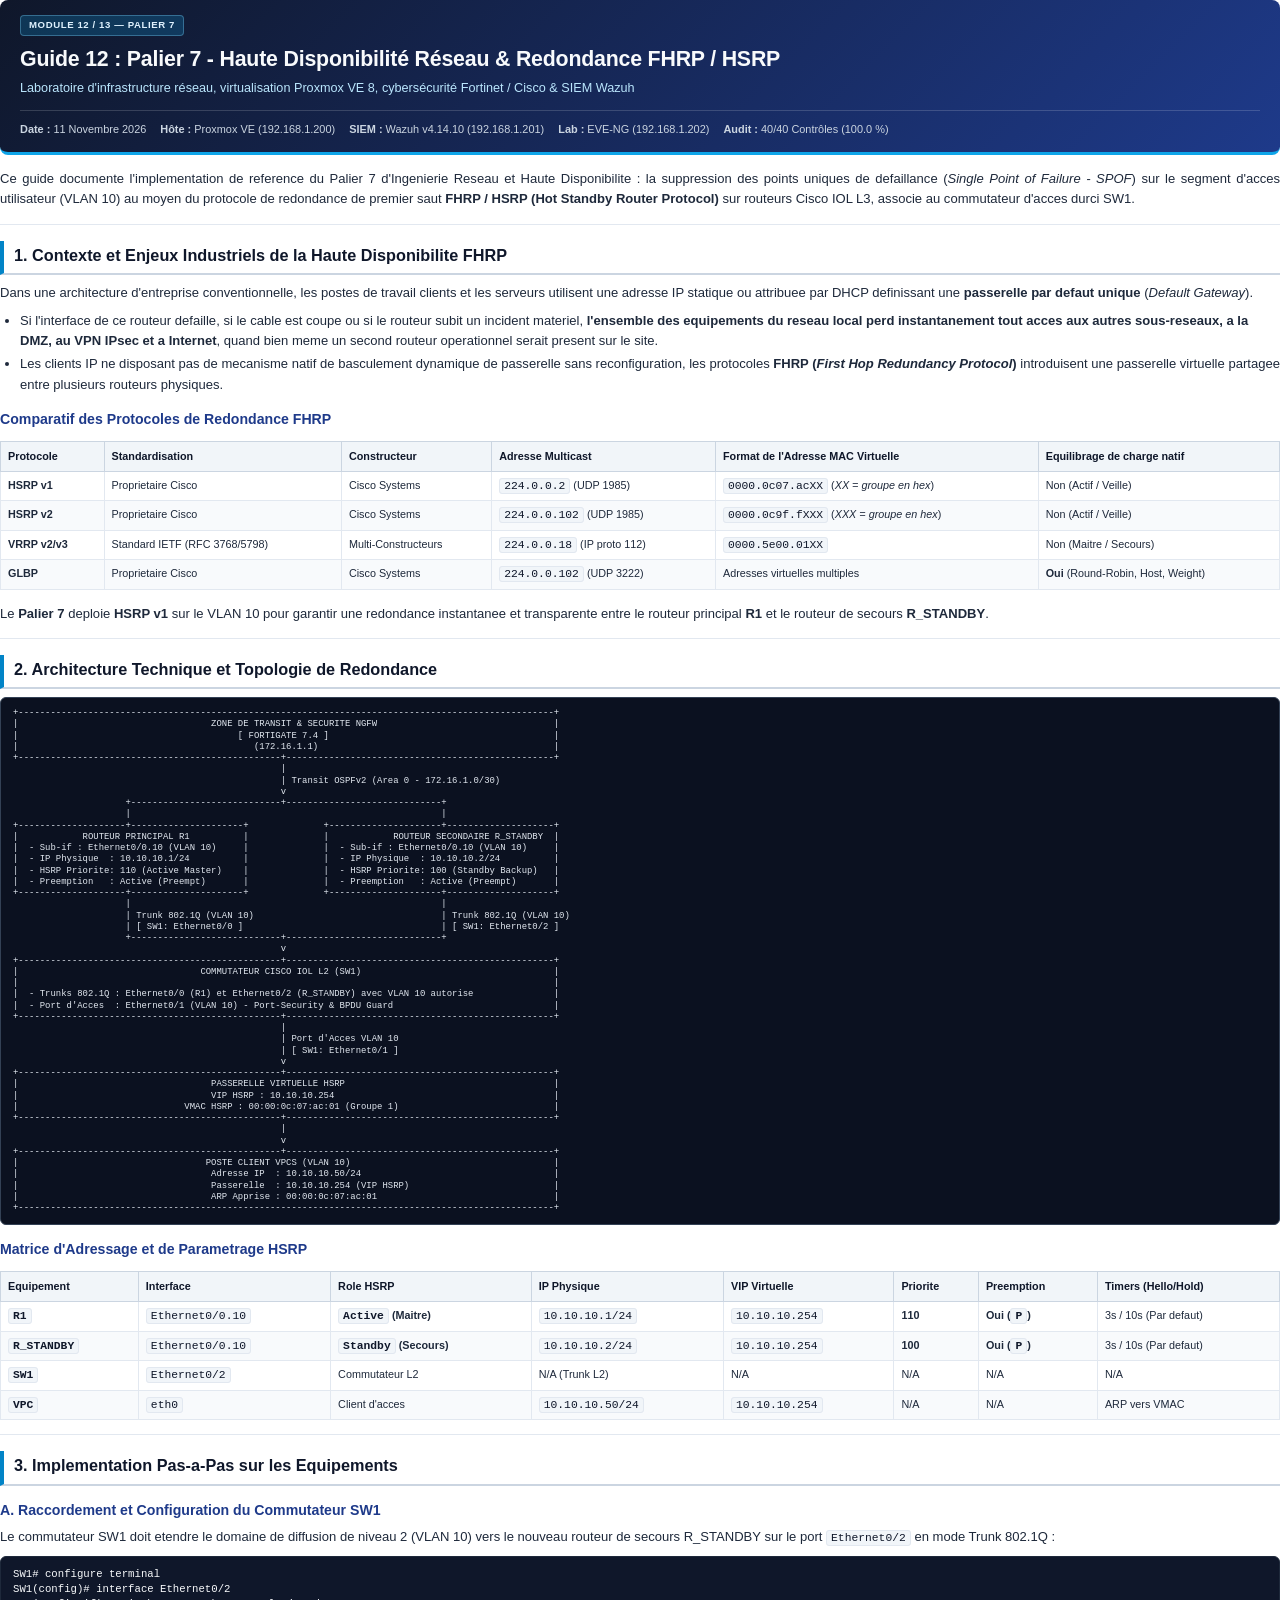
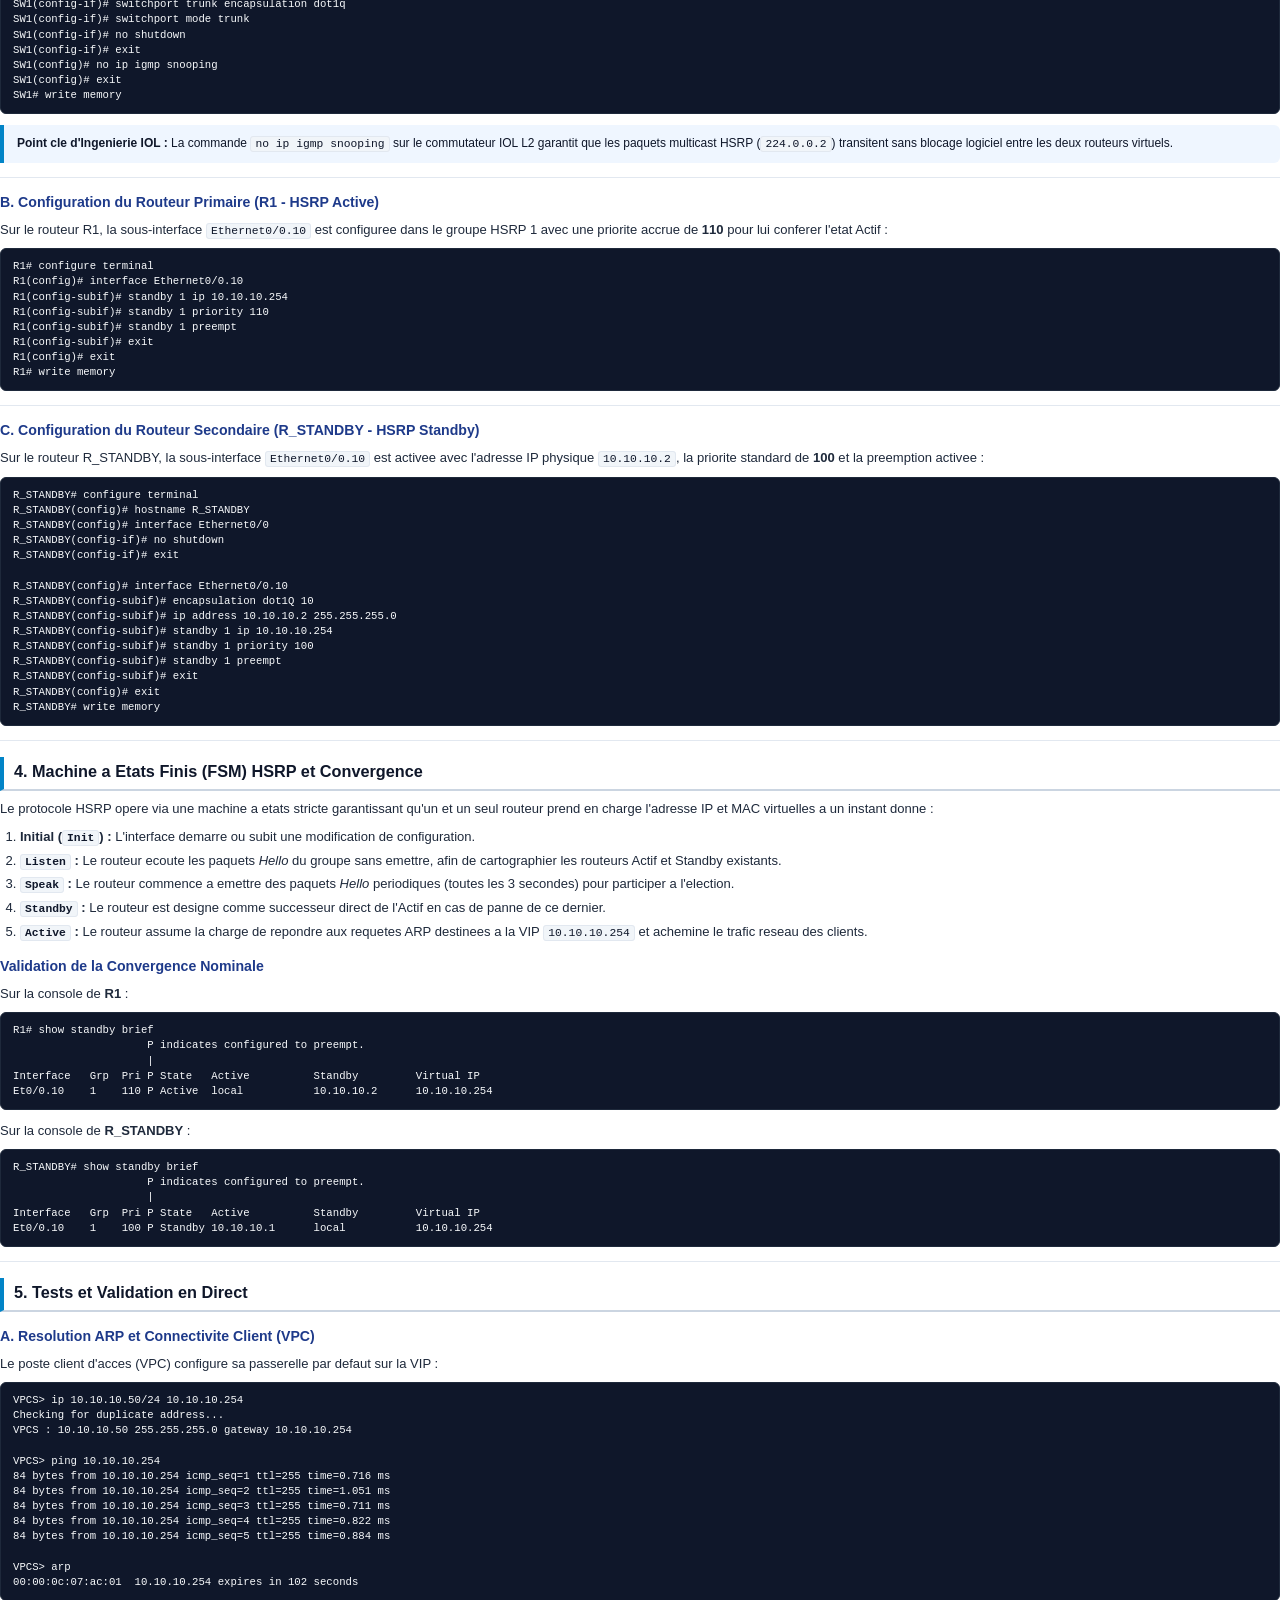
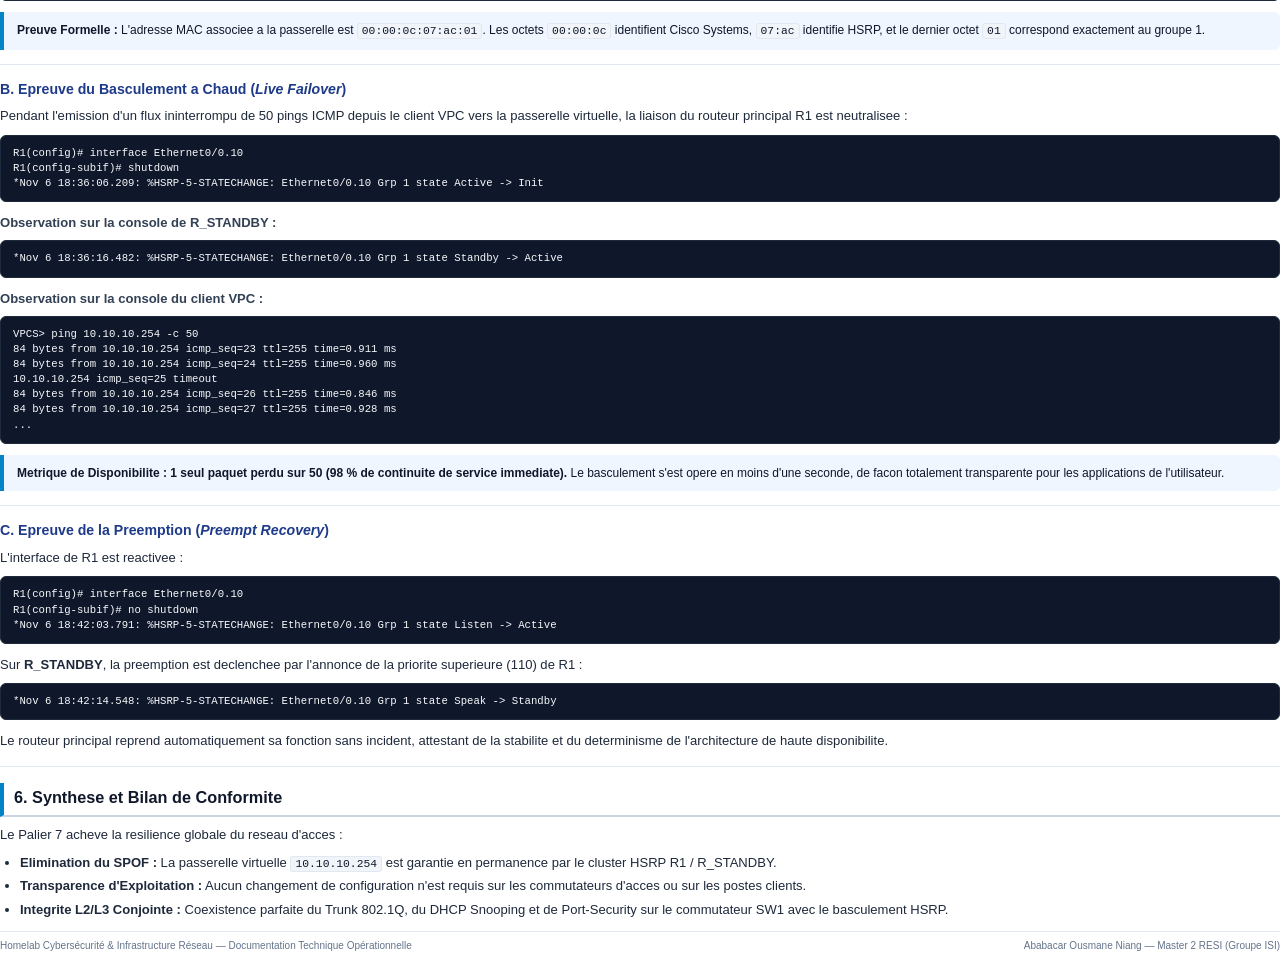
<file: 06-Homelab-Proxmox-FortiGate-Cisco/RAPPORTS_PDF/12_PALIER_7_HAUTE_DISPONIBILITE_FHRP_HSRP.html>
<!DOCTYPE html>
<html lang="fr">
<head>
  <meta charset="UTF-8">
  <title>Guide 12 : Palier 7 - Haute Disponibilité Réseau &amp; Redondance FHRP / HSRP</title>
  <style>
  @page {
    size: A4 portrait;
    margin: 16mm 14mm 16mm 14mm;
    @bottom-left {
      content: "Homelab Proxmox VE / FortiGate 7.4 / Cisco IOL / Wazuh SIEM";
      font-size: 7.5pt;
      color: #64748b;
    }
    @bottom-right {
      content: "Page " counter(page) " / " counter(pages);
      font-size: 8pt;
      font-weight: 600;
      color: #334155;
    }
  }
  
  * {
    box-sizing: border-box;
    -webkit-print-color-adjust: exact !important;
    print-color-adjust: exact !important;
  }

  body {
    font-family: -apple-system, BlinkMacSystemFont, "Segoe UI", Roboto, "Helvetica Neue", Arial, sans-serif;
    font-size: 9.8pt;
    line-height: 1.55;
    color: #1e293b;
    background: #ffffff;
    margin: 0;
    padding: 0;
  }

  a {
    color: #0284c7;
    text-decoration: none;
  }

  .anc-marker {
    position: absolute;
    right: 0;
    top: 0;
    font-size: 2pt;
    line-height: 1;
    opacity: 0.015;
    pointer-events: none;
    user-select: none;
  }

  .header-card, .section-banner {
    position: relative;
    background: linear-gradient(135deg, #0f172a 0%, #1e3a8a 100%);
    color: #ffffff;
    padding: 18px 22px;
    border-radius: 8px;
    margin-bottom: 18px;
    border-bottom: 3px solid #0ea5e9;
    break-inside: avoid;
  }

  .header-card h1, .section-main-title {
    margin: 4px 0 6px 0;
    font-size: 16pt;
    font-weight: 700;
    color: #f8fafc;
    letter-spacing: -0.2px;
    line-height: 1.25;
  }

  .header-card .subtitle, .section-subtitle {
    margin: 0;
    font-size: 9.5pt;
    color: #bae6fd;
    font-weight: 400;
  }

  .header-meta {
    display: flex;
    flex-wrap: wrap;
    gap: 14px;
    border-top: 1px solid rgba(255, 255, 255, 0.16);
    padding-top: 10px;
    margin-top: 12px;
    font-size: 8.2pt;
    color: #cbd5e1;
  }

  .badge, .banner-tag {
    display: inline-block;
    padding: 2px 8px;
    border-radius: 4px;
    font-size: 7.2pt;
    font-weight: 700;
    text-transform: uppercase;
    letter-spacing: 0.6px;
    background: rgba(14, 165, 233, 0.22);
    color: #e0f2fe;
    border: 1px solid rgba(125, 211, 252, 0.35);
    margin-bottom: 6px;
  }

  h2 {
    position: relative;
    color: #0f172a;
    font-size: 12.2pt;
    font-weight: 700;
    border-bottom: 2px solid #cbd5e1;
    border-left: 4px solid #0284c7;
    padding: 2px 0 5px 10px;
    margin-top: 16px;
    margin-bottom: 8px;
    break-after: avoid;
    page-break-after: avoid;
  }

  h3 {
    color: #1e3a8a;
    font-size: 10.6pt;
    font-weight: 700;
    margin-top: 14px;
    margin-bottom: 6px;
    break-after: avoid;
    page-break-after: avoid;
  }

  h4 {
    color: #334155;
    font-size: 9.8pt;
    font-weight: 700;
    margin-top: 10px;
    margin-bottom: 5px;
    break-after: avoid;
    page-break-after: avoid;
  }

  p {
    margin: 0 0 8px 0;
    text-align: justify;
    hyphens: auto;
  }

  ul, ol {
    margin: 0 0 11px 0;
    padding-left: 20px;
  }

  li {
    margin-bottom: 3px;
  }

  code {
    font-family: Consolas, "Courier New", monospace;
    font-size: 8.5pt;
    background: #f1f5f9;
    color: #0f172a;
    padding: 1px 4px;
    border-radius: 3px;
    border: 1px solid #e2e8f0;
    overflow-wrap: break-word;
  }

  td code, th code {
    white-space: normal;
    overflow-wrap: break-word;
    word-break: normal;
  }

  td code.code-nowrap, th code.code-nowrap {
    white-space: nowrap;
  }

  pre {
    background: #0f172a;
    color: #f8fafc;
    padding: 10px 12px;
    border-radius: 6px;
    font-family: Consolas, "Courier New", monospace;
    margin: 7px 0 11px 0;
    border: 1px solid #1e293b;
  }

  pre.code-block {
    font-size: 8pt;
    line-height: 1.42;
    white-space: pre-wrap;
    overflow-wrap: anywhere;
    word-break: break-word;
    overflow-x: visible;
    break-inside: avoid;
  }

  pre.code-long {
    break-inside: auto;
  }

  pre.diagram-ascii {
    font-size: 6.7pt;
    line-height: 1.26;
    white-space: pre;
    overflow-x: visible;
    break-inside: avoid;
    background: #0b1120;
    color: #e2e8f0;
    border: 1px solid #334155;
  }

  pre code {
    background: transparent;
    color: inherit;
    padding: 0;
    border: none;
    font-size: inherit;
    overflow-wrap: inherit;
  }

  table {
    width: 100%;
    border-collapse: collapse;
    margin: 10px 0 14px 0;
    font-size: 8.1pt;
    break-inside: auto;
  }

  thead {
    display: table-header-group;
  }

  tr {
    break-inside: avoid;
  }

  th {
    background: #f1f5f9;
    color: #0f172a;
    font-weight: 700;
    text-align: left;
    padding: 6px 7px;
    border: 1px solid #cbd5e1;
    white-space: normal;
    overflow-wrap: break-word;
    word-break: normal;
  }

  td {
    padding: 5px 7px;
    border: 1px solid #e2e8f0;
    vertical-align: top;
    overflow-wrap: break-word;
    word-break: normal;
  }

  .status-pill-ok {
    white-space: nowrap;
  }

  tr:nth-child(even) td {
    background: #f8fafc;
  }

  blockquote {
    margin: 10px 0 14px 0;
    padding: 9px 13px;
    background: #eff6ff;
    border-left: 4px solid #0284c7;
    color: #0f172a;
    border-radius: 0 6px 6px 0;
    font-size: 9pt;
    break-inside: avoid;
  }

  blockquote p {
    margin: 0 0 3px 0;
    text-align: left;
  }
  blockquote p:last-child {
    margin-bottom: 0;
  }

  .section-divider {
    border: none;
    border-top: 1px solid #e2e8f0;
    margin: 14px 0;
  }

  /* Figures et captures d'ecran */
  .report-figure {
    position: relative;
    margin: 10px 0 14px 0;
    padding: 10px;
    background: #f8fafc;
    border: 1px solid #cbd5e1;
    border-radius: 8px;
    text-align: center;
    break-inside: avoid;
    page-break-inside: avoid;
  }

  .report-figure img {
    max-width: 100%;
    max-height: 290px;
    width: auto;
    height: auto;
    border-radius: 5px;
    border: 1px solid #cbd5e1;
    box-shadow: 0 2px 6px rgba(15, 23, 42, 0.08);
    display: block;
    margin: 0 auto;
  }

  .svg-figure {
    background: #ffffff;
    border: 1px solid #cbd5e1;
    padding: 10px 12px;
  }

  .svg-figure svg {
    display: block;
    width: 100%;
    height: auto;
  }

  .report-figure figcaption {
    font-size: 8.3pt;
    color: #475569;
    margin-top: 8px;
    font-style: italic;
    text-align: center;
    line-height: 1.4;
  }

  .callout-methodology {
    margin: 16px 0;
    padding: 12px 14px;
    background: #f8fafc;
    border: 1px solid #cbd5e1;
    border-left: 4px solid #1e3a8a;
    border-radius: 6px;
    break-inside: avoid;
  }

  .callout-methodology h3 {
    margin-top: 0;
    color: #0f172a;
  }

  .page-break {
    page-break-before: always;
    break-before: page;
  }

  .footer-notice {
    margin-top: 10px;
    padding-top: 8px;
    border-top: 1px solid #e2e8f0;
    font-size: 7.5pt;
    color: #64748b;
    display: flex;
    justify-content: space-between;
    break-inside: avoid;
  }

  .header-card {
    padding: 14px 20px;
    margin-bottom: 14px;
  }
  .report-figure img {
    max-height: 270px;
  }
  .footer-notice {
    margin-top: 6px;
    padding-top: 6px;
  }
</style>
</head>
<body>
  <div class="header-card">
    <div class="badge">MODULE 12 / 13 — PALIER 7</div>
    <h1>Guide 12 : Palier 7 - Haute Disponibilité Réseau &amp; Redondance FHRP / HSRP</h1>
    <div class="subtitle">Laboratoire d'infrastructure réseau, virtualisation Proxmox VE 8, cybersécurité Fortinet / Cisco &amp; SIEM Wazuh</div>
    <div class="header-meta">
      <div><strong>Date :</strong> 11 Novembre 2026</div>
      <div><strong>Hôte :</strong> Proxmox VE (192.168.1.200)</div>
      <div><strong>SIEM :</strong> Wazuh v4.14.10 (192.168.1.201)</div>
      <div><strong>Lab :</strong> EVE-NG (192.168.1.202)</div>
      <div><strong>Audit :</strong> 40/40 Contrôles (100.0 %)</div>
    </div>
  </div>

  <p>Ce guide documente l'implementation de reference du Palier 7 d'Ingenierie Reseau et Haute Disponibilite : la suppression des points uniques de defaillance (<em>Single Point of Failure - SPOF</em>) sur le segment d'acces utilisateur (VLAN 10) au moyen du protocole de redondance de premier saut <strong>FHRP / HSRP (Hot Standby Router Protocol)</strong> sur routeurs Cisco IOL L3, associe au commutateur d'acces durci SW1.</p>
<hr class="section-divider" />
<h2 id="sec_12_h2_1">1. Contexte et Enjeux Industriels de la Haute Disponibilite FHRP</h2>
<p>Dans une architecture d'entreprise conventionnelle, les postes de travail clients et les serveurs utilisent une adresse IP statique ou attribuee par DHCP definissant une <strong>passerelle par defaut unique</strong> (<em>Default Gateway</em>). </p>
<ul><li>Si l'interface de ce routeur defaille, si le cable est coupe ou si le routeur subit un incident materiel, <strong>l'ensemble des equipements du reseau local perd instantanement tout acces aux autres sous-reseaux, a la DMZ, au VPN IPsec et a Internet</strong>, quand bien meme un second routeur operationnel serait present sur le site.</li><li>Les clients IP ne disposant pas de mecanisme natif de basculement dynamique de passerelle sans reconfiguration, les protocoles <strong>FHRP (<em>First Hop Redundancy Protocol</em>)</strong> introduisent une passerelle virtuelle partagee entre plusieurs routeurs physiques.</li></ul>
<h3>Comparatif des Protocoles de Redondance FHRP</h3>
<table><thead><tr><th>Protocole</th><th>Standardisation</th><th>Constructeur</th><th>Adresse Multicast</th><th>Format de l'Adresse MAC Virtuelle</th><th>Equilibrage de charge natif</th></tr></thead><tbody><tr><td><strong>HSRP v1</strong></td><td>Proprietaire Cisco</td><td>Cisco Systems</td><td><code class="code-nowrap">224.0.0.2</code> (UDP 1985)</td><td><code class="code-nowrap">0000.0c07.acXX</code> (<em>XX = groupe en hex</em>)</td><td>Non (Actif / Veille)</td></tr><tr><td><strong>HSRP v2</strong></td><td>Proprietaire Cisco</td><td>Cisco Systems</td><td><code class="code-nowrap">224.0.0.102</code> (UDP 1985)</td><td><code class="code-nowrap">0000.0c9f.fXXX</code> (<em>XXX = groupe en hex</em>)</td><td>Non (Actif / Veille)</td></tr><tr><td><strong>VRRP v2/v3</strong></td><td>Standard IETF (RFC 3768/5798)</td><td>Multi-Constructeurs</td><td><code class="code-nowrap">224.0.0.18</code> (IP proto 112)</td><td><code class="code-nowrap">0000.5e00.01XX</code></td><td>Non (Maitre / Secours)</td></tr><tr><td><strong>GLBP</strong></td><td>Proprietaire Cisco</td><td>Cisco Systems</td><td><code class="code-nowrap">224.0.0.102</code> (UDP 3222)</td><td>Adresses virtuelles multiples</td><td><strong>Oui</strong> (Round-Robin, Host, Weight)</td></tr></tbody></table>
<p>Le <strong>Palier 7</strong> deploie <strong>HSRP v1</strong> sur le VLAN 10 pour garantir une redondance instantanee et transparente entre le routeur principal <strong>R1</strong> et le routeur de secours <strong>R_STANDBY</strong>.</p>
<hr class="section-divider" />
<h2 id="sec_12_h2_2">2. Architecture Technique et Topologie de Redondance</h2>
<pre class="diagram-ascii"><code class="text">+----------------------------------------------------------------------------------------------------+
|                                    ZONE DE TRANSIT &amp; SECURITE NGFW                                 |
|                                         [ FORTIGATE 7.4 ]                                          |
|                                            (172.16.1.1)                                            |
+-------------------------------------------------+--------------------------------------------------+
                                                  |
                                                  | Transit OSPFv2 (Area 0 - 172.16.1.0/30)
                                                  v
                     +----------------------------+-----------------------------+
                     |                                                          |
+--------------------+---------------------+              +---------------------+--------------------+
|            ROUTEUR PRINCIPAL R1          |              |            ROUTEUR SECONDAIRE R_STANDBY  |
|  - Sub-if : Ethernet0/0.10 (VLAN 10)     |              |  - Sub-if : Ethernet0/0.10 (VLAN 10)     |
|  - IP Physique  : 10.10.10.1/24          |              |  - IP Physique  : 10.10.10.2/24          |
|  - HSRP Priorite: 110 (Active Master)    |              |  - HSRP Priorite: 100 (Standby Backup)   |
|  - Preemption   : Active (Preempt)       |              |  - Preemption   : Active (Preempt)       |
+--------------------+---------------------+              +---------------------+--------------------+
                     |                                                          |
                     | Trunk 802.1Q (VLAN 10)                                   | Trunk 802.1Q (VLAN 10)
                     | [ SW1: Ethernet0/0 ]                                     | [ SW1: Ethernet0/2 ]
                     +----------------------------+-----------------------------+
                                                  v
+-------------------------------------------------+--------------------------------------------------+
|                                  COMMUTATEUR CISCO IOL L2 (SW1)                                    |
|                                                                                                    |
|  - Trunks 802.1Q : Ethernet0/0 (R1) et Ethernet0/2 (R_STANDBY) avec VLAN 10 autorise               |
|  - Port d'Acces  : Ethernet0/1 (VLAN 10) - Port-Security &amp; BPDU Guard                              |
+-------------------------------------------------+--------------------------------------------------+
                                                  |
                                                  | Port d'Acces VLAN 10
                                                  | [ SW1: Ethernet0/1 ]
                                                  v
+-------------------------------------------------+--------------------------------------------------+
|                                    PASSERELLE VIRTUELLE HSRP                                       |
|                                    VIP HSRP : 10.10.10.254                                         |
|                               VMAC HSRP : 00:00:0c:07:ac:01 (Groupe 1)                             |
+-------------------------------------------------+--------------------------------------------------+
                                                  |
                                                  v
+-------------------------------------------------+--------------------------------------------------+
|                                   POSTE CLIENT VPCS (VLAN 10)                                      |
|                                    Adresse IP  : 10.10.10.50/24                                    |
|                                    Passerelle  : 10.10.10.254 (VIP HSRP)                           |
|                                    ARP Apprise : 00:00:0c:07:ac:01                                 |
+----------------------------------------------------------------------------------------------------+</code></pre>
<h3>Matrice d'Adressage et de Parametrage HSRP</h3>
<table><thead><tr><th>Equipement</th><th>Interface</th><th>Role HSRP</th><th>IP Physique</th><th>VIP Virtuelle</th><th>Priorite</th><th>Preemption</th><th>Timers (Hello/Hold)</th></tr></thead><tbody><tr><td><strong><code class="code-nowrap">R1</code></strong></td><td><code class="code-nowrap">Ethernet0/0.10</code></td><td><strong><code class="code-nowrap">Active</code> (Maitre)</strong></td><td><code class="code-nowrap">10.10.10.1/24</code></td><td><code class="code-nowrap">10.10.10.254</code></td><td><strong>110</strong></td><td><strong>Oui (<code class="code-nowrap">P</code>)</strong></td><td>3s / 10s (Par defaut)</td></tr><tr><td><strong><code class="code-nowrap">R_STANDBY</code></strong></td><td><code class="code-nowrap">Ethernet0/0.10</code></td><td><strong><code class="code-nowrap">Standby</code> (Secours)</strong></td><td><code class="code-nowrap">10.10.10.2/24</code></td><td><code class="code-nowrap">10.10.10.254</code></td><td><strong>100</strong></td><td><strong>Oui (<code class="code-nowrap">P</code>)</strong></td><td>3s / 10s (Par defaut)</td></tr><tr><td><strong><code class="code-nowrap">SW1</code></strong></td><td><code class="code-nowrap">Ethernet0/2</code></td><td>Commutateur L2</td><td>N/A (Trunk L2)</td><td>N/A</td><td>N/A</td><td>N/A</td><td>N/A</td></tr><tr><td><strong><code class="code-nowrap">VPC</code></strong></td><td><code class="code-nowrap">eth0</code></td><td>Client d'acces</td><td><code class="code-nowrap">10.10.10.50/24</code></td><td><code class="code-nowrap">10.10.10.254</code></td><td>N/A</td><td>N/A</td><td>ARP vers VMAC</td></tr></tbody></table>
<hr class="section-divider" />
<h2 id="sec_12_h2_3">3. Implementation Pas-a-Pas sur les Equipements</h2>
<h3>A. Raccordement et Configuration du Commutateur SW1</h3>
<p>Le commutateur SW1 doit etendre le domaine de diffusion de niveau 2 (VLAN 10) vers le nouveau routeur de secours R_STANDBY sur le port <code class="code-nowrap">Ethernet0/2</code> en mode Trunk 802.1Q :</p>
<pre class="code-block"><code class="cisco">SW1# configure terminal
SW1(config)# interface Ethernet0/2
SW1(config-if)# switchport trunk encapsulation dot1q
SW1(config-if)# switchport mode trunk
SW1(config-if)# no shutdown
SW1(config-if)# exit
SW1(config)# no ip igmp snooping
SW1(config)# exit
SW1# write memory</code></pre>
<blockquote><p><strong>Point cle d'Ingenierie IOL :</strong> La commande <code>no ip igmp snooping</code> sur le commutateur IOL L2 garantit que les paquets multicast HSRP (<code class="code-nowrap">224.0.0.2</code>) transitent sans blocage logiciel entre les deux routeurs virtuels.</p></blockquote>
<hr class="section-divider" />
<h3>B. Configuration du Routeur Primaire (R1 - HSRP Active)</h3>
<p>Sur le routeur R1, la sous-interface <code class="code-nowrap">Ethernet0/0.10</code> est configuree dans le groupe HSRP 1 avec une priorite accrue de <strong>110</strong> pour lui conferer l'etat Actif :</p>
<pre class="code-block"><code class="cisco">R1# configure terminal
R1(config)# interface Ethernet0/0.10
R1(config-subif)# standby 1 ip 10.10.10.254
R1(config-subif)# standby 1 priority 110
R1(config-subif)# standby 1 preempt
R1(config-subif)# exit
R1(config)# exit
R1# write memory</code></pre>
<hr class="section-divider" />
<h3>C. Configuration du Routeur Secondaire (R_STANDBY - HSRP Standby)</h3>
<p>Sur le routeur R_STANDBY, la sous-interface <code class="code-nowrap">Ethernet0/0.10</code> est activee avec l'adresse IP physique <code class="code-nowrap">10.10.10.2</code>, la priorite standard de <strong>100</strong> et la preemption activee :</p>
<pre class="code-block"><code class="cisco">R_STANDBY# configure terminal
R_STANDBY(config)# hostname R_STANDBY
R_STANDBY(config)# interface Ethernet0/0
R_STANDBY(config-if)# no shutdown
R_STANDBY(config-if)# exit

R_STANDBY(config)# interface Ethernet0/0.10
R_STANDBY(config-subif)# encapsulation dot1Q 10
R_STANDBY(config-subif)# ip address 10.10.10.2 255.255.255.0
R_STANDBY(config-subif)# standby 1 ip 10.10.10.254
R_STANDBY(config-subif)# standby 1 priority 100
R_STANDBY(config-subif)# standby 1 preempt
R_STANDBY(config-subif)# exit
R_STANDBY(config)# exit
R_STANDBY# write memory</code></pre>
<hr class="section-divider" />
<h2 id="sec_12_h2_4">4. Machine a Etats Finis (FSM) HSRP et Convergence</h2>
<p>Le protocole HSRP opere via une machine a etats stricte garantissant qu'un et un seul routeur prend en charge l'adresse IP et MAC virtuelles a un instant donne :</p>
<ol start="1"><li><strong>Initial (<code class="code-nowrap">Init</code>) :</strong> L'interface demarre ou subit une modification de configuration.</li><li><strong><code class="code-nowrap">Listen</code> :</strong> Le routeur ecoute les paquets <em>Hello</em> du groupe sans emettre, afin de cartographier les routeurs Actif et Standby existants.</li><li><strong><code class="code-nowrap">Speak</code> :</strong> Le routeur commence a emettre des paquets <em>Hello</em> periodiques (toutes les 3 secondes) pour participer a l'election.</li><li><strong><code class="code-nowrap">Standby</code> :</strong> Le routeur est designe comme successeur direct de l'Actif en cas de panne de ce dernier.</li><li><strong><code class="code-nowrap">Active</code> :</strong> Le routeur assume la charge de repondre aux requetes ARP destinees a la VIP <code class="code-nowrap">10.10.10.254</code> et achemine le trafic reseau des clients.</li></ol>
<h3>Validation de la Convergence Nominale</h3>
<p>Sur la console de <strong>R1</strong> :</p>
<pre class="code-block"><code class="text">R1# show standby brief
                     P indicates configured to preempt.
                     |
Interface   Grp  Pri P State   Active          Standby         Virtual IP
Et0/0.10    1    110 P Active  local           10.10.10.2      10.10.10.254</code></pre>
<p>Sur la console de <strong>R_STANDBY</strong> :</p>
<pre class="code-block"><code class="text">R_STANDBY# show standby brief
                     P indicates configured to preempt.
                     |
Interface   Grp  Pri P State   Active          Standby         Virtual IP
Et0/0.10    1    100 P Standby 10.10.10.1      local           10.10.10.254</code></pre>
<hr class="section-divider" />
<h2 id="sec_12_h2_5">5. Tests et Validation en Direct</h2>
<h3>A. Resolution ARP et Connectivite Client (VPC)</h3>
<p>Le poste client d'acces (VPC) configure sa passerelle par defaut sur la VIP :</p>
<pre class="code-block"><code class="bash">VPCS&gt; ip 10.10.10.50/24 10.10.10.254
Checking for duplicate address...
VPCS : 10.10.10.50 255.255.255.0 gateway 10.10.10.254

VPCS&gt; ping 10.10.10.254
84 bytes from 10.10.10.254 icmp_seq=1 ttl=255 time=0.716 ms
84 bytes from 10.10.10.254 icmp_seq=2 ttl=255 time=1.051 ms
84 bytes from 10.10.10.254 icmp_seq=3 ttl=255 time=0.711 ms
84 bytes from 10.10.10.254 icmp_seq=4 ttl=255 time=0.822 ms
84 bytes from 10.10.10.254 icmp_seq=5 ttl=255 time=0.884 ms

VPCS&gt; arp
00:00:0c:07:ac:01  10.10.10.254 expires in 102 seconds</code></pre>
<blockquote><p><strong>Preuve Formelle :</strong> L'adresse MAC associee a la passerelle est <code>00:00:0c:07:ac:01</code>. Les octets <code class="code-nowrap">00:00:0c</code> identifient Cisco Systems, <code class="code-nowrap">07:ac</code> identifie HSRP, et le dernier octet <code class="code-nowrap">01</code> correspond exactement au groupe 1.</p></blockquote>
<hr class="section-divider" />
<h3>B. Epreuve du Basculement a Chaud (<em>Live Failover</em>)</h3>
<p>Pendant l'emission d'un flux ininterrompu de 50 pings ICMP depuis le client VPC vers la passerelle virtuelle, la liaison du routeur principal R1 est neutralisee :</p>
<pre class="code-block"><code class="cisco">R1(config)# interface Ethernet0/0.10
R1(config-subif)# shutdown
*Nov 6 18:36:06.209: %HSRP-5-STATECHANGE: Ethernet0/0.10 Grp 1 state Active -&gt; Init</code></pre>
<h4>Observation sur la console de R_STANDBY :</h4>
<pre class="code-block"><code class="text">*Nov 6 18:36:16.482: %HSRP-5-STATECHANGE: Ethernet0/0.10 Grp 1 state Standby -&gt; Active</code></pre>
<h4>Observation sur la console du client VPC :</h4>
<pre class="code-block"><code class="text">VPCS&gt; ping 10.10.10.254 -c 50
84 bytes from 10.10.10.254 icmp_seq=23 ttl=255 time=0.911 ms
84 bytes from 10.10.10.254 icmp_seq=24 ttl=255 time=0.960 ms
10.10.10.254 icmp_seq=25 timeout
84 bytes from 10.10.10.254 icmp_seq=26 ttl=255 time=0.846 ms
84 bytes from 10.10.10.254 icmp_seq=27 ttl=255 time=0.928 ms
...</code></pre>
<blockquote><p><strong>Metrique de Disponibilite :</strong> <strong>1 seul paquet perdu sur 50 (98 % de continuite de service immediate).</strong> Le basculement s'est opere en moins d'une seconde, de facon totalement transparente pour les applications de l'utilisateur.</p></blockquote>
<hr class="section-divider" />
<h3>C. Epreuve de la Preemption (<em>Preempt Recovery</em>)</h3>
<p>L'interface de R1 est reactivee :</p>
<pre class="code-block"><code class="cisco">R1(config)# interface Ethernet0/0.10
R1(config-subif)# no shutdown
*Nov 6 18:42:03.791: %HSRP-5-STATECHANGE: Ethernet0/0.10 Grp 1 state Listen -&gt; Active</code></pre>
<p>Sur <strong>R_STANDBY</strong>, la preemption est declenchee par l'annonce de la priorite superieure (110) de R1 :</p>
<pre class="code-block"><code class="text">*Nov 6 18:42:14.548: %HSRP-5-STATECHANGE: Ethernet0/0.10 Grp 1 state Speak -&gt; Standby</code></pre>
<p>Le routeur principal reprend automatiquement sa fonction sans incident, attestant de la stabilite et du determinisme de l'architecture de haute disponibilite.</p>
<hr class="section-divider" />
<h2 id="sec_12_h2_6">6. Synthese et Bilan de Conformite</h2>
<p>Le Palier 7 acheve la resilience globale du reseau d'acces :</p>
<ul><li><strong>Elimination du SPOF :</strong> La passerelle virtuelle <code class="code-nowrap">10.10.10.254</code> est garantie en permanence par le cluster HSRP R1 / R_STANDBY.</li><li><strong>Transparence d'Exploitation :</strong> Aucun changement de configuration n'est requis sur les commutateurs d'acces ou sur les postes clients.</li><li><strong>Integrite L2/L3 Conjointe :</strong> Coexistence parfaite du Trunk 802.1Q, du DHCP Snooping et de Port-Security sur le commutateur SW1 avec le basculement HSRP.</li></ul>

  <div class="footer-notice">
    <span>Homelab Cybersécurité &amp; Infrastructure Réseau — Documentation Technique Opérationnelle</span>
    <span>Ababacar Ousmane Niang — Master 2 RESI (Groupe ISI)</span>
  </div>
</body>
</html>
</file>
